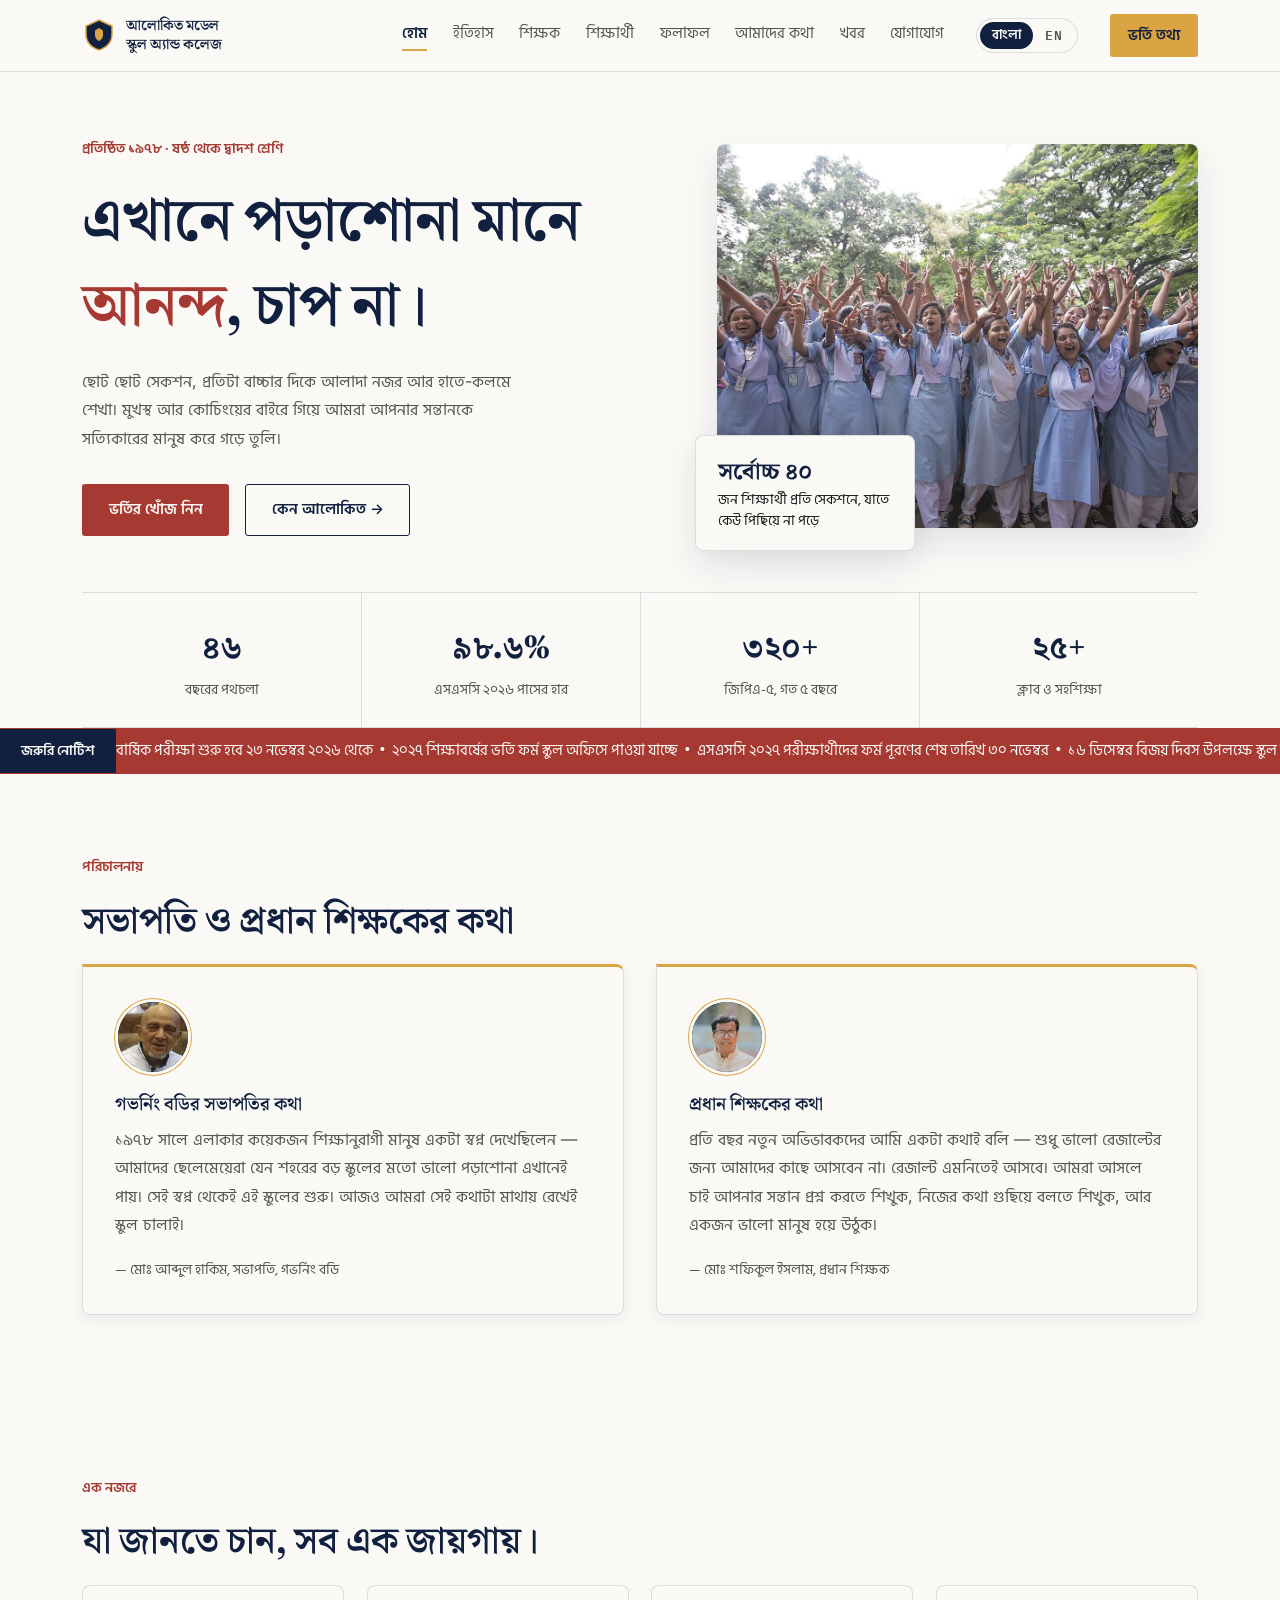
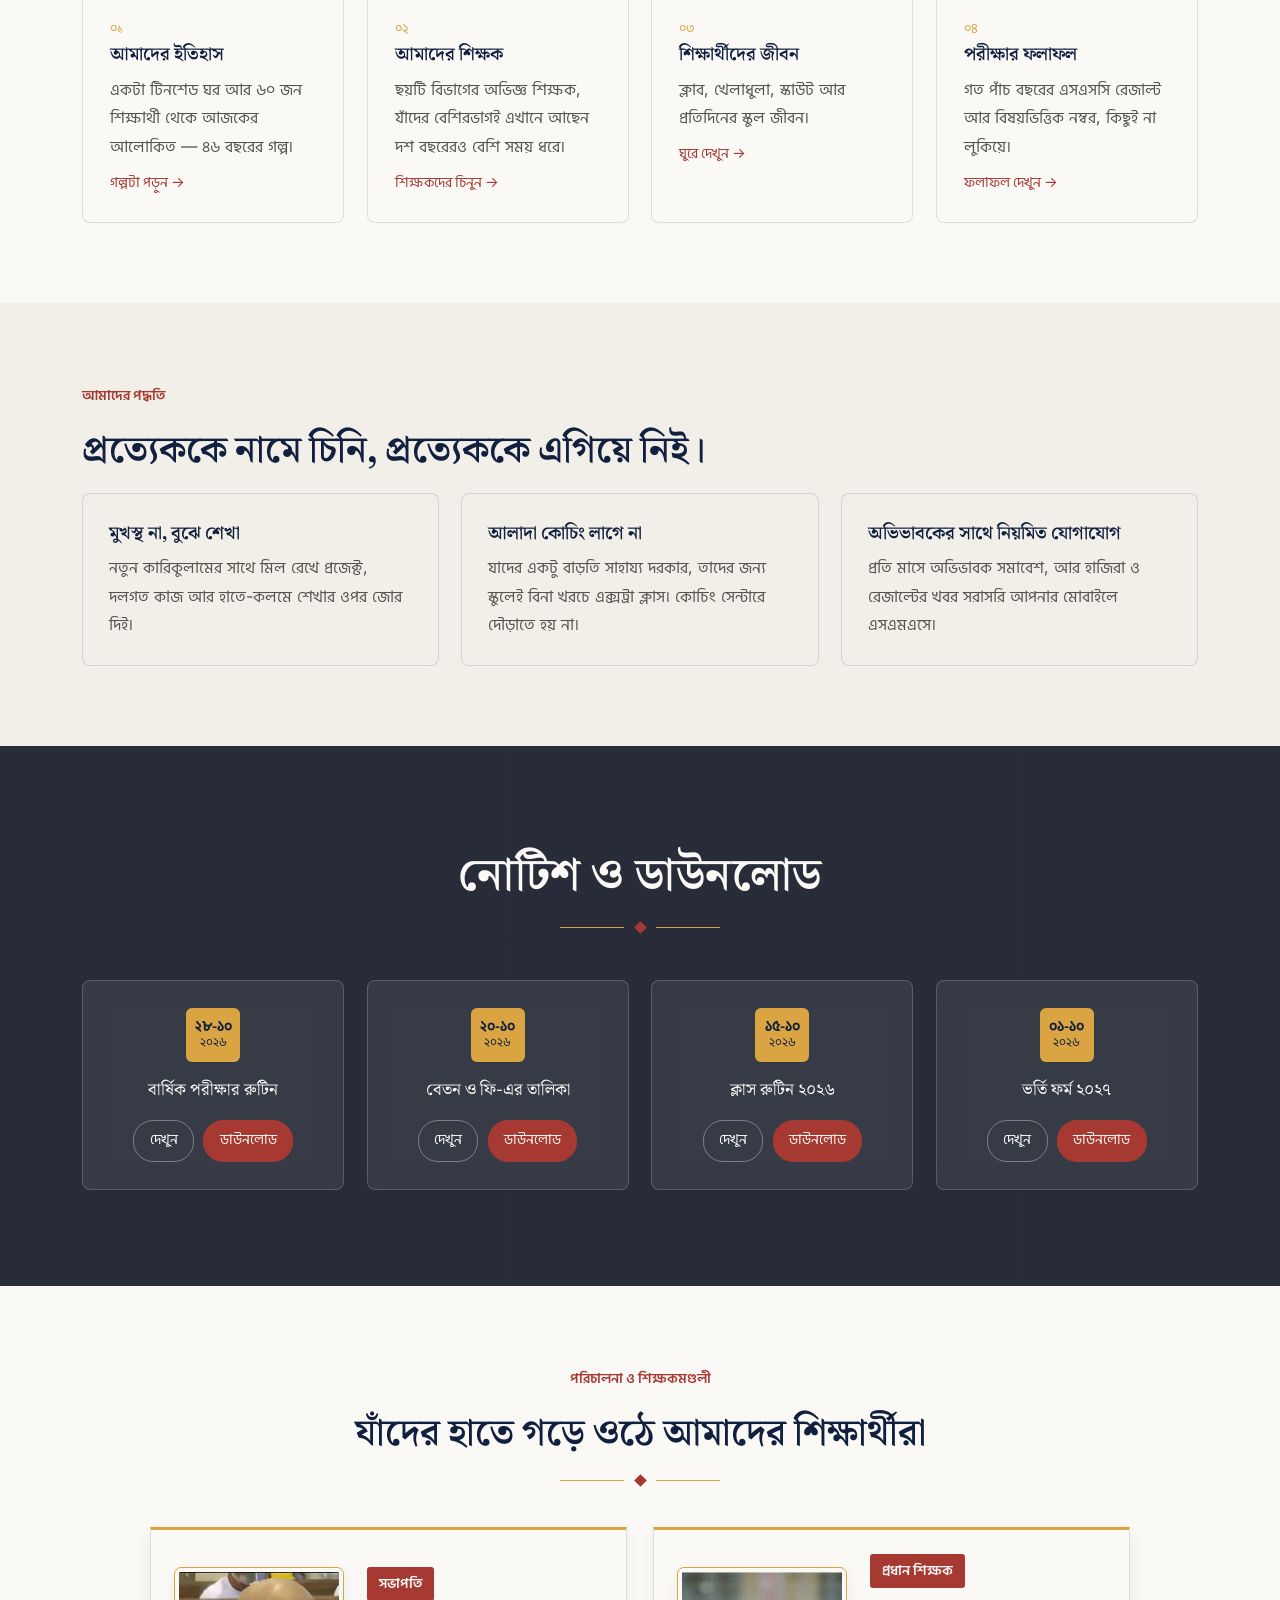
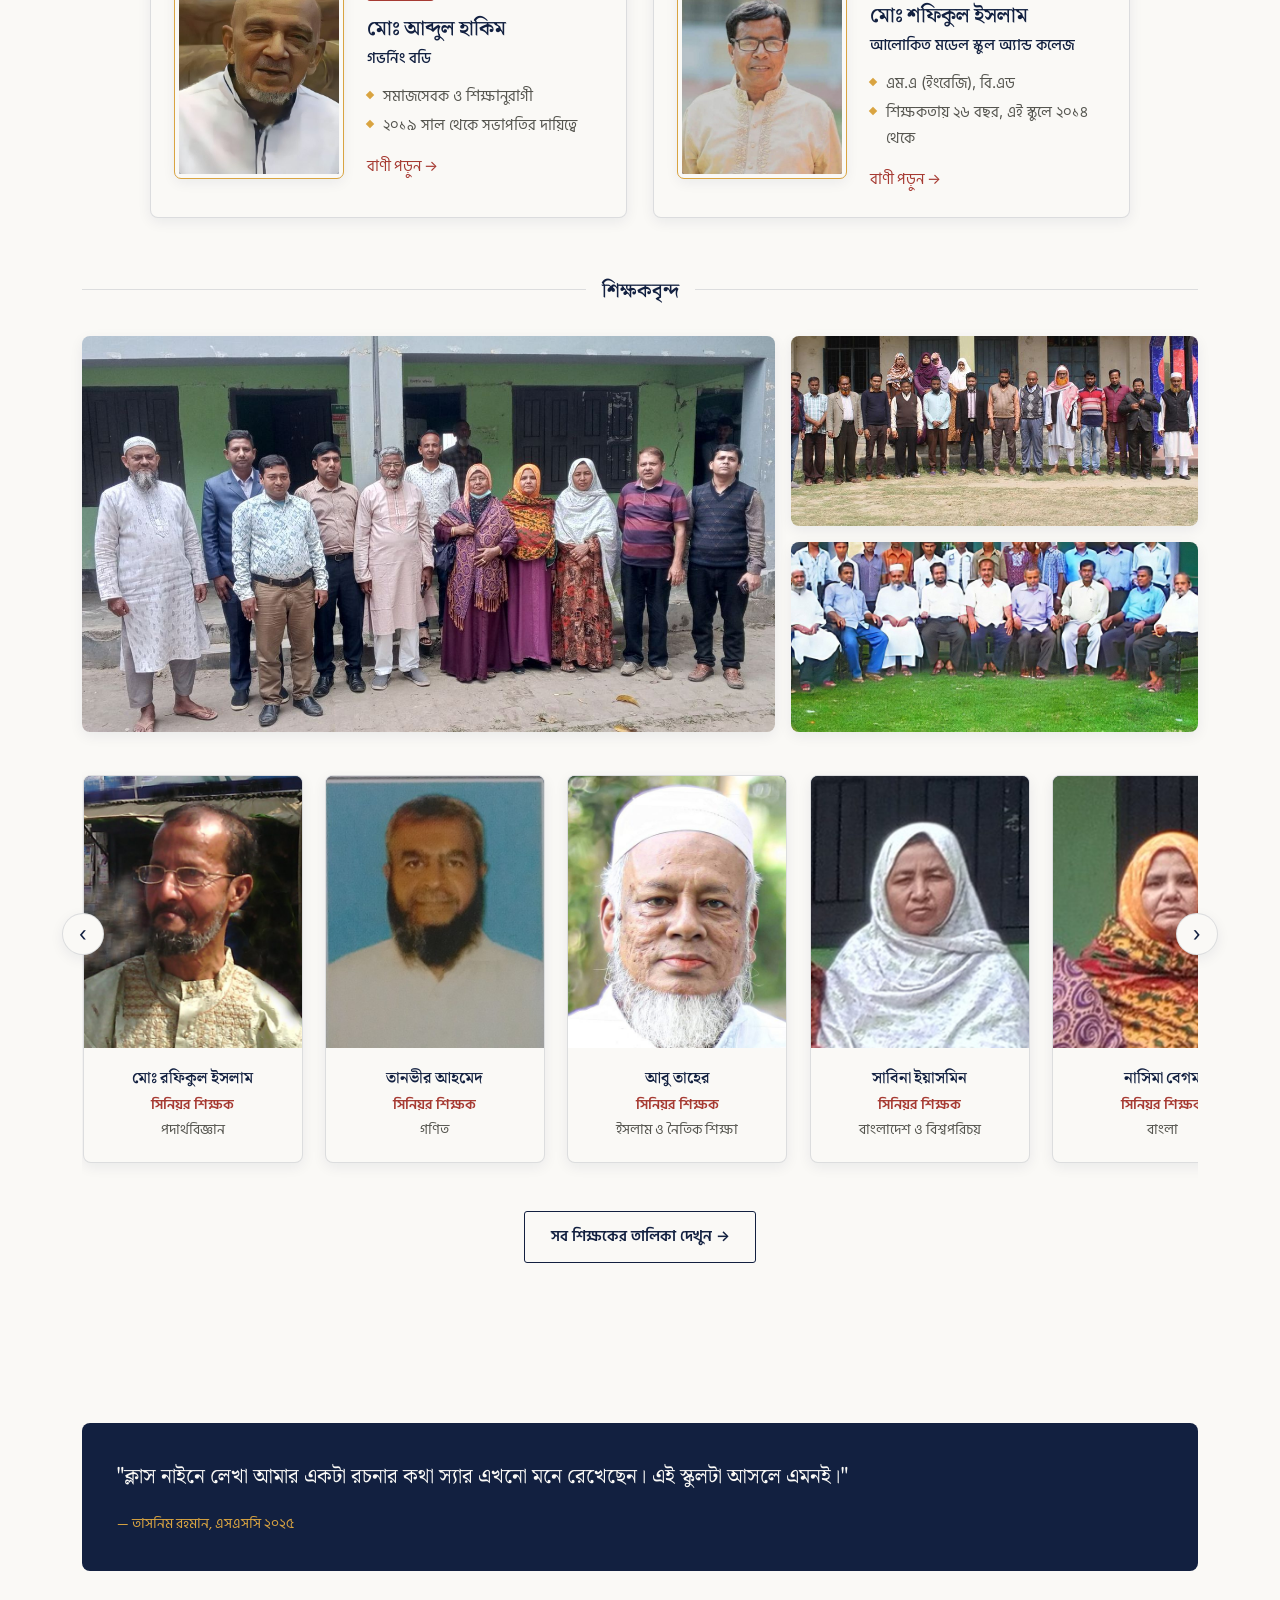
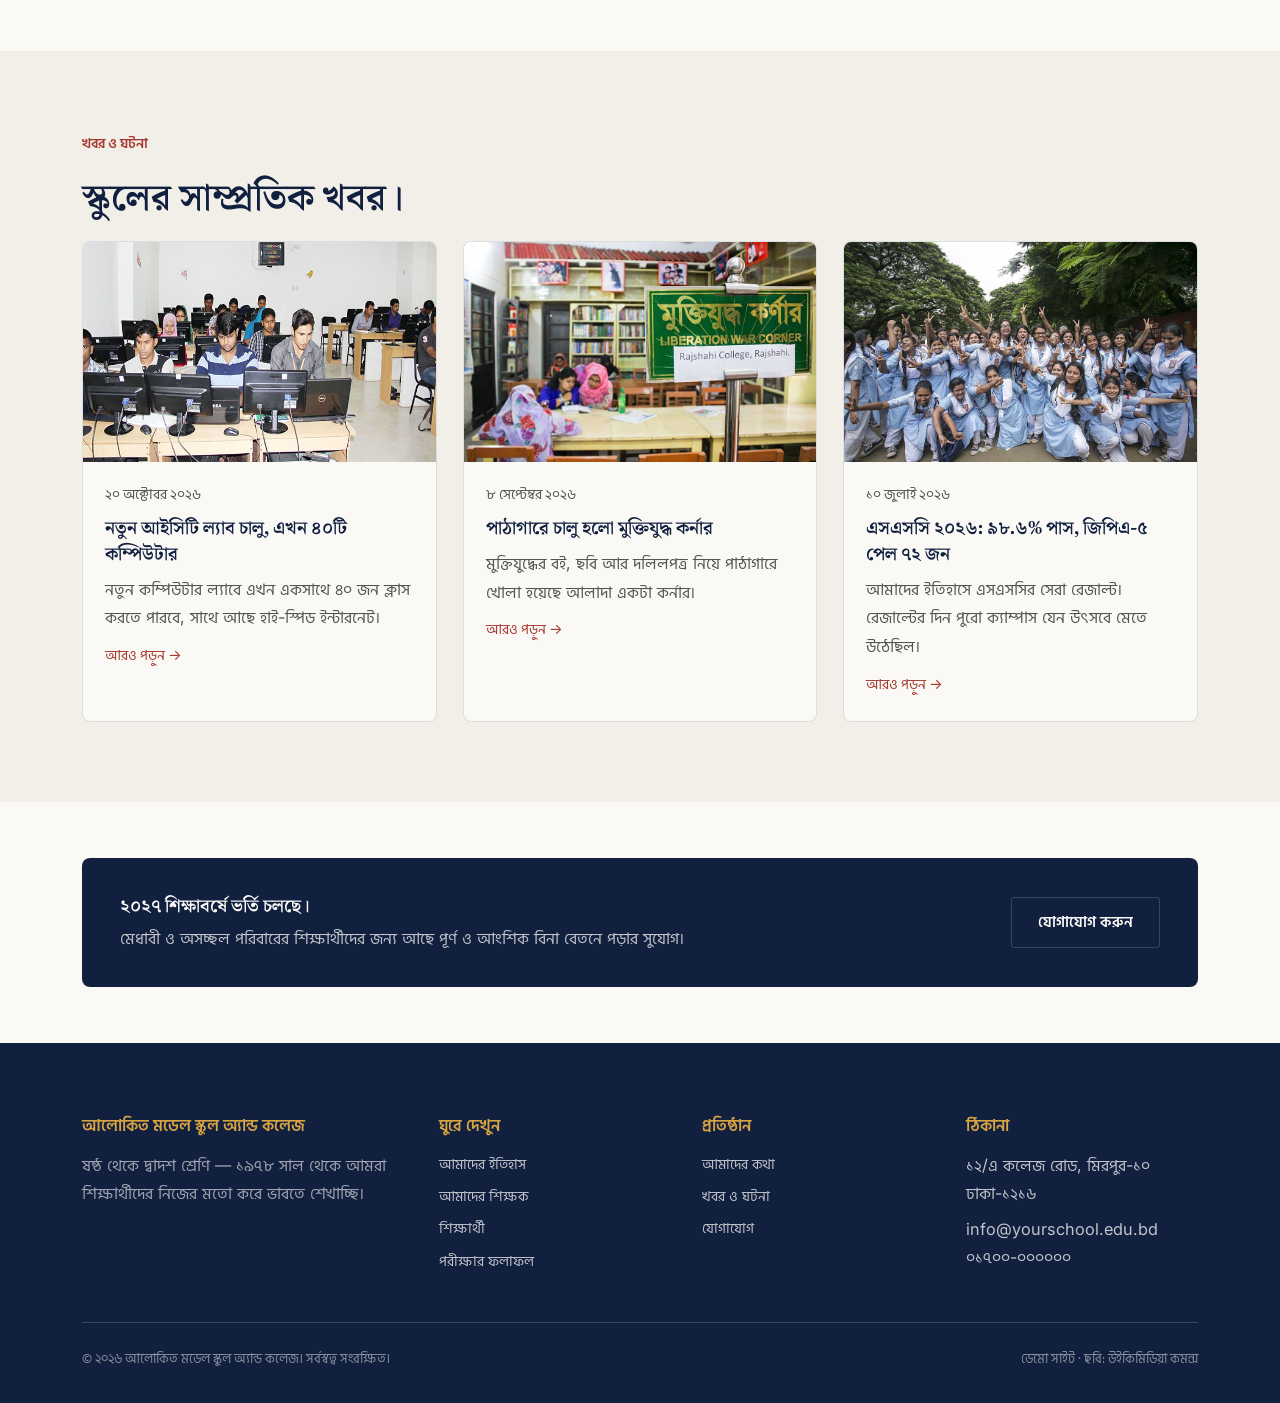
<file: index.html>
<!DOCTYPE html>
<html lang="bn">
<head>
<meta charset="UTF-8">
<meta name="viewport" content="width=device-width, initial-scale=1.0">
<script>try{if(localStorage.getItem("site-lang")==="en"){document.documentElement.lang="en";document.documentElement.classList.add("lang-pending");}}catch(e){}</script>
<title data-en="Alokito Model School &amp; College — Dhaka">আলোকিত মডেল স্কুল অ্যান্ড কলেজ — ঢাকা</title>
<link rel="preconnect" href="https://fonts.googleapis.com">
<link rel="preconnect" href="https://fonts.gstatic.com" crossorigin>
<link href="https://fonts.googleapis.com/css2?family=Fraunces:opsz,wght@9..144,400;9..144,600;9..144,700&family=Inter:wght@400;500;600&family=IBM+Plex+Mono:wght@500&family=Hind+Siliguri:wght@400;500;600;700&family=Noto+Serif+Bengali:wght@500;600;700&display=swap" rel="stylesheet">
<link rel="stylesheet" href="style.css">
</head>
<body>

<header class="site-header">
  <div class="header-inner">
    <a href="index.html" class="brand">
      <svg width="34" height="34" viewBox="0 0 34 34" fill="none" xmlns="http://www.w3.org/2000/svg" aria-hidden="true">
        <path d="M17 2L30 8V16C30 24 24.5 29.5 17 32C9.5 29.5 4 24 4 16V8L17 2Z" fill="#122040" stroke="#D9A441" stroke-width="1.5"/>
        <path d="M17 10L21 12.5V17C21 20 19.3 22 17 23C14.7 22 13 20 13 17V12.5L17 10Z" fill="#D9A441"/>
      </svg>
      <span class="brand-name" data-en="Alokito Model<br>School &amp; College">আলোকিত মডেল<br>স্কুল অ্যান্ড কলেজ</span>
    </a>
    <button class="nav-toggle" aria-label="মেনু খুলুন" data-en-aria-label="Toggle menu"><span></span></button>
    <nav class="main-nav">
      <a href="index.html" class="active" data-en="Home">হোম</a>
      <a href="history.html" data-en="History">ইতিহাস</a>
      <a href="teachers.html" data-en="Teachers">শিক্ষক</a>
      <a href="students.html" data-en="Students">শিক্ষার্থী</a>
      <a href="results.html" data-en="Exam Results">ফলাফল</a>
      <a href="about.html" data-en="About">আমাদের কথা</a>
      <a href="blog.html" data-en="News">খবর</a>
      <a href="contact.html" data-en="Contact">যোগাযোগ</a>
    </nav>
    <div class="lang-switch" role="group" aria-label="ভাষা বেছে নিন / Choose language">
      <button type="button" data-lang="bn" aria-pressed="true" lang="bn">বাংলা</button>
      <button type="button" data-lang="en" aria-pressed="false" lang="en">EN</button>
    </div>
    <a href="contact.html" class="btn btn-nav" data-en="Admission">ভর্তি তথ্য</a>
  </div>
</header>

<main>

  <!-- HERO -->
  <section class="hero">
    <div class="wrap hero-grid">
      <div>
        <span class="eyebrow" data-en="Est. 1978 &middot; Class 6–12">প্রতিষ্ঠিত ১৯৭৮ &middot; ষষ্ঠ থেকে দ্বাদশ শ্রেণি</span>
        <h1 data-en="Where learning feels like <em>joy</em>, not pressure.">এখানে পড়াশোনা মানে <em>আনন্দ</em>, চাপ না।</h1>
        <p class="hero-copy" data-en="Small sections, personal attention for every child, and hands-on learning. We go beyond rote learning and coaching to help your child truly grow.">ছোট ছোট সেকশন, প্রতিটা বাচ্চার দিকে আলাদা নজর আর হাতে-কলমে শেখা। মুখস্থ আর কোচিংয়ের বাইরে গিয়ে আমরা আপনার সন্তানকে সত্যিকারের মানুষ করে গড়ে তুলি।</p>
        <div class="hero-actions">
          <a href="contact.html" class="btn btn-primary" data-en="Admission Enquiry">ভর্তির খোঁজ নিন</a>
          <a href="about.html" class="btn btn-ghost" data-en="Why Alokito →">কেন আলোকিত →</a>
        </div>
      </div>
      <div class="hero-media">
        <img src="images/hero.jpg" alt="রেজাল্টের দিন আনন্দে মেতে ওঠা ছাত্রীরা" data-en-alt="Students celebrating on result day" width="1280" height="853">
        <div class="hero-float-card">
          <strong data-en="40 max">সর্বোচ্চ ৪০</strong>
          <span data-en="students per section, so no child gets lost">জন শিক্ষার্থী প্রতি সেকশনে, যাতে কেউ পিছিয়ে না পড়ে</span>
        </div>
      </div>
    </div>
    <div class="wrap">
      <div class="stats-bar">
        <div class="stat"><span class="stat-num" data-en="46">৪৬</span><span class="stat-label" data-en="years of teaching">বছরের পথচলা</span></div>
        <div class="stat"><span class="stat-num" data-en="98.6%">৯৮.৬%</span><span class="stat-label" data-en="SSC 2026 pass rate">এসএসসি ২০২৬ পাসের হার</span></div>
        <div class="stat"><span class="stat-num" data-en="320+">৩২০+</span><span class="stat-label" data-en="GPA-5 in 5 years">জিপিএ-৫, গত ৫ বছরে</span></div>
        <div class="stat"><span class="stat-num" data-en="25+">২৫+</span><span class="stat-label" data-en="clubs &amp; activities">ক্লাব ও সহশিক্ষা</span></div>
      </div>
    </div>
  </section>

  <!-- URGENT ANNOUNCEMENT TICKER -->
  <section class="announcement-bar">
    <span class="announcement-label" data-en="Urgent Notice">জরুরি নোটিশ</span>
    <div class="marquee">
      <div class="marquee-track">
        <span data-en="Annual exams begin on 23 November 2026 &nbsp;•&nbsp; Admission forms for the 2027 session are available at the school office &nbsp;•&nbsp; Last date for SSC 2027 form fill-up is 30 November &nbsp;•&nbsp; School will be closed on 16 December for Victory Day">বার্ষিক পরীক্ষা শুরু হবে ২৩ নভেম্বর ২০২৬ থেকে &nbsp;•&nbsp; ২০২৭ শিক্ষাবর্ষের ভর্তি ফর্ম স্কুল অফিসে পাওয়া যাচ্ছে &nbsp;•&nbsp; এসএসসি ২০২৭ পরীক্ষার্থীদের ফর্ম পূরণের শেষ তারিখ ৩০ নভেম্বর &nbsp;•&nbsp; ১৬ ডিসেম্বর বিজয় দিবস উপলক্ষে স্কুল বন্ধ থাকবে</span>
        <span aria-hidden="true" data-en="Annual exams begin on 23 November 2026 &nbsp;•&nbsp; Admission forms for the 2027 session are available at the school office &nbsp;•&nbsp; Last date for SSC 2027 form fill-up is 30 November &nbsp;•&nbsp; School will be closed on 16 December for Victory Day">বার্ষিক পরীক্ষা শুরু হবে ২৩ নভেম্বর ২০২৬ থেকে &nbsp;•&nbsp; ২০২৭ শিক্ষাবর্ষের ভর্তি ফর্ম স্কুল অফিসে পাওয়া যাচ্ছে &nbsp;•&nbsp; এসএসসি ২০২৭ পরীক্ষার্থীদের ফর্ম পূরণের শেষ তারিখ ৩০ নভেম্বর &nbsp;•&nbsp; ১৬ ডিসেম্বর বিজয় দিবস উপলক্ষে স্কুল বন্ধ থাকবে</span>
      </div>
    </div>
  </section>

  <!-- LEADERSHIP MESSAGES -->
  <section class="section" id="messages">
    <div class="wrap">
      <span class="eyebrow" data-en="Leadership">পরিচালনায়</span>
      <h2 data-en="A word from our leadership.">সভাপতি ও প্রধান শিক্ষকের কথা</h2>
      <div class="message-grid">
        <div class="message-card">
          <img class="avatar avatar-photo" src="images/people/chairman.jpg" alt="মোঃ আব্দুল হাকিম" data-en-alt="Md. Abdul Hakim" width="480" height="600">
          <h3 data-en="Message from the Governing Body Chairman">গভর্নিং বডির সভাপতির কথা</h3>
          <p data-en="In 1978, a few people in our area who cared about education had one wish: that our children could get the same quality of schooling here as in the big city schools. Alokito grew out of that dream, and we still run the school with that promise in mind.">১৯৭৮ সালে এলাকার কয়েকজন শিক্ষানুরাগী মানুষ একটা স্বপ্ন দেখেছিলেন — আমাদের ছেলেমেয়েরা যেন শহরের বড় স্কুলের মতো ভালো পড়াশোনা এখানেই পায়। সেই স্বপ্ন থেকেই এই স্কুলের শুরু। আজও আমরা সেই কথাটা মাথায় রেখেই স্কুল চালাই।</p>
          <span class="message-name" data-en="— Md. Abdul Hakim, Chairman, Governing Body">— মোঃ আব্দুল হাকিম, সভাপতি, গভর্নিং বডি</span>
        </div>
        <div class="message-card">
          <img class="avatar avatar-photo" src="images/people/headmaster.jpg" alt="মোঃ শফিকুল ইসলাম" data-en-alt="Md. Shafiqul Islam" width="480" height="600">
          <h3 data-en="Message from the Headmaster">প্রধান শিক্ষকের কথা</h3>
          <p data-en="Every year I tell new parents the same thing: don't come to us just for good results. The results will come. What we really want is for your child to learn to ask questions, speak their mind clearly, and grow into a good human being.">প্রতি বছর নতুন অভিভাবকদের আমি একটা কথাই বলি — শুধু ভালো রেজাল্টের জন্য আমাদের কাছে আসবেন না। রেজাল্ট এমনিতেই আসবে। আমরা আসলে চাই আপনার সন্তান প্রশ্ন করতে শিখুক, নিজের কথা গুছিয়ে বলতে শিখুক, আর একজন ভালো মানুষ হয়ে উঠুক।</p>
          <span class="message-name" data-en="— Md. Shafiqul Islam, Headmaster">— মোঃ শফিকুল ইসলাম, প্রধান শিক্ষক</span>
        </div>
      </div>
    </div>
  </section>

  <!-- EXPLORE THE SITE -->
  <section class="section">
    <div class="wrap">
      <span class="eyebrow" data-en="Explore Alokito">এক নজরে</span>
      <h2 data-en="Everything you need to know, in one place.">যা জানতে চান, সব এক জায়গায়।</h2>
      <div class="card-grid">
        <div class="link-card">
          <span class="card-index" data-en="01">০১</span>
          <h3 data-en="Our History">আমাদের ইতিহাস</h3>
          <p data-en="From one tin-shed room and 60 students to the school we are today — a 46-year story.">একটা টিনশেড ঘর আর ৬০ জন শিক্ষার্থী থেকে আজকের আলোকিত — ৪৬ বছরের গল্প।</p>
          <a class="more" href="history.html" data-en="Read the story →">গল্পটা পড়ুন →</a>
        </div>
        <div class="link-card">
          <span class="card-index" data-en="02">০২</span>
          <h3 data-en="Our Teachers">আমাদের শিক্ষক</h3>
          <p data-en="Experienced teachers across six departments, most of whom have been with us for over ten years.">ছয়টি বিভাগের অভিজ্ঞ শিক্ষক, যাঁদের বেশিরভাগই এখানে আছেন দশ বছরেরও বেশি সময় ধরে।</p>
          <a class="more" href="teachers.html" data-en="Meet the teachers →">শিক্ষকদের চিনুন →</a>
        </div>
        <div class="link-card">
          <span class="card-index" data-en="03">০৩</span>
          <h3 data-en="Student Life">শিক্ষার্থীদের জীবন</h3>
          <p data-en="Clubs, sports, scouting, and everyday life at school.">ক্লাব, খেলাধুলা, স্কাউট আর প্রতিদিনের স্কুল জীবন।</p>
          <a class="more" href="students.html" data-en="See student life →">ঘুরে দেখুন →</a>
        </div>
        <div class="link-card">
          <span class="card-index" data-en="04">০৪</span>
          <h3 data-en="Exam Results">পরীক্ষার ফলাফল</h3>
          <p data-en="Five years of SSC results and subject-wise marks, with nothing left out.">গত পাঁচ বছরের এসএসসি রেজাল্ট আর বিষয়ভিত্তিক নম্বর, কিছুই না লুকিয়ে।</p>
          <a class="more" href="results.html" data-en="View results →">ফলাফল দেখুন →</a>
        </div>
      </div>
    </div>
  </section>

  <!-- OUR APPROACH -->
  <section class="section alt">
    <div class="wrap">
      <span class="eyebrow" data-en="Our Approach">আমাদের পদ্ধতি</span>
      <h2 data-en="Small enough to know every name. Ambitious enough to push every child.">প্রত্যেককে নামে চিনি, প্রত্যেককে এগিয়ে নিই।</h2>
      <div class="card-grid cols-3">
        <div class="value-card">
          <h3 data-en="Understanding, not rote learning">মুখস্থ না, বুঝে শেখা</h3>
          <p data-en="In line with the new curriculum, we focus on projects, group work, and learning by doing.">নতুন কারিকুলামের সাথে মিল রেখে প্রজেক্ট, দলগত কাজ আর হাতে-কলমে শেখার ওপর জোর দিই।</p>
        </div>
        <div class="value-card">
          <h3 data-en="No coaching needed">আলাদা কোচিং লাগে না</h3>
          <p data-en="Students who need extra help get free extra classes right here at school — no running around to coaching centres.">যাদের একটু বাড়তি সাহায্য দরকার, তাদের জন্য স্কুলেই বিনা খরচে এক্সট্রা ক্লাস। কোচিং সেন্টারে দৌড়াতে হয় না।</p>
        </div>
        <div class="value-card">
          <h3 data-en="Parents always in the loop">অভিভাবকের সাথে নিয়মিত যোগাযোগ</h3>
          <p data-en="Monthly parent meetings, plus attendance and result updates sent straight to your phone by SMS.">প্রতি মাসে অভিভাবক সমাবেশ, আর হাজিরা ও রেজাল্টের খবর সরাসরি আপনার মোবাইলে এসএমএসে।</p>
        </div>
      </div>
    </div>
  </section>

  <!-- INFORMATION / DOWNLOADS -->
  <section class="info-section">
    <div class="info-overlay"></div>
    <div class="wrap info-content">
      <div class="info-heading">
        <h2 data-en="Notices &amp; Downloads">নোটিশ ও ডাউনলোড</h2>
        <div class="info-divider"><span></span><i></i><span></span></div>
      </div>
      <div class="info-grid">

        <div class="info-card">
          <div class="info-date"><span class="info-date-md" data-en="28-10">২৮-১০</span><span class="info-date-yr" data-en="2026">২০২৬</span></div>
          <div class="info-card-title" data-en="Annual Exam Routine">বার্ষিক পরীক্ষার রুটিন</div>
          <div class="info-actions">
            <a href="#" class="info-btn" data-en="View">দেখুন</a>
            <a href="#" class="info-btn info-btn-solid" data-en="Download">ডাউনলোড</a>
          </div>
        </div>

        <div class="info-card">
          <div class="info-date"><span class="info-date-md" data-en="20-10">২০-১০</span><span class="info-date-yr" data-en="2026">২০২৬</span></div>
          <div class="info-card-title" data-en="Tuition &amp; Fee Chart">বেতন ও ফি-এর তালিকা</div>
          <div class="info-actions">
            <a href="#" class="info-btn" data-en="View">দেখুন</a>
            <a href="#" class="info-btn info-btn-solid" data-en="Download">ডাউনলোড</a>
          </div>
        </div>

        <div class="info-card">
          <div class="info-date"><span class="info-date-md" data-en="15-10">১৫-১০</span><span class="info-date-yr" data-en="2026">২০২৬</span></div>
          <div class="info-card-title" data-en="Class Routine 2026">ক্লাস রুটিন ২০২৬</div>
          <div class="info-actions">
            <a href="#" class="info-btn" data-en="View">দেখুন</a>
            <a href="#" class="info-btn info-btn-solid" data-en="Download">ডাউনলোড</a>
          </div>
        </div>

        <div class="info-card">
          <div class="info-date"><span class="info-date-md" data-en="01-10">০১-১০</span><span class="info-date-yr" data-en="2026">২০২৬</span></div>
          <div class="info-card-title" data-en="Admission Form 2027">ভর্তি ফর্ম ২০২৭</div>
          <div class="info-actions">
            <a href="#" class="info-btn" data-en="View">দেখুন</a>
            <a href="#" class="info-btn info-btn-solid" data-en="Download">ডাউনলোড</a>
          </div>
        </div>

      </div>
    </div>
  </section>

  <!-- LEADERSHIP & FACULTY: chairman, headmaster, teachers -->
  <section class="section staff-section" id="staff">
    <div class="wrap">
      <div class="team-heading">
        <span class="eyebrow center" data-en="Leadership &amp; Faculty">পরিচালনা ও শিক্ষকমণ্ডলী</span>
        <h2 data-en="The people who shape our students">যাঁদের হাতে গড়ে ওঠে আমাদের শিক্ষার্থীরা</h2>
        <div class="team-divider"><span></span><i></i><span></span></div>
      </div>

      <div class="head-grid">
        <article class="head-card">
          <div class="head-photo"><img src="images/people/chairman.jpg" alt="মোঃ আব্দুল হাকিম, সভাপতি" data-en-alt="Md. Abdul Hakim, Chairman" width="480" height="600" loading="lazy"></div>
          <div class="head-body">
            <span class="head-badge" data-en="Chairman">সভাপতি</span>
            <h3 data-en="Md. Abdul Hakim">মোঃ আব্দুল হাকিম</h3>
            <p class="head-role" data-en="Governing Body">গভর্নিং বডি</p>
            <ul class="head-meta">
            <li data-en="Social worker and patron of education">সমাজসেবক ও শিক্ষানুরাগী</li>
            <li data-en="Chairman since 2019">২০১৯ সাল থেকে সভাপতির দায়িত্বে</li>
            </ul>
            <a class="more" href="index.html#messages" data-en="Read message →">বাণী পড়ুন →</a>
          </div>
        </article>
        <article class="head-card">
          <div class="head-photo"><img src="images/people/headmaster.jpg" alt="মোঃ শফিকুল ইসলাম, প্রধান শিক্ষক" data-en-alt="Md. Shafiqul Islam, Headmaster" width="480" height="600" loading="lazy"></div>
          <div class="head-body">
            <span class="head-badge" data-en="Headmaster">প্রধান শিক্ষক</span>
            <h3 data-en="Md. Shafiqul Islam">মোঃ শফিকুল ইসলাম</h3>
            <p class="head-role" data-en="Alokito Model School &amp; College">আলোকিত মডেল স্কুল অ্যান্ড কলেজ</p>
            <ul class="head-meta">
            <li data-en="M.A. (English), B.Ed">এম.এ (ইংরেজি), বি.এড</li>
            <li data-en="26 years of teaching, here since 2014">শিক্ষকতায় ২৬ বছর, এই স্কুলে ২০১৪ থেকে</li>
            </ul>
            <a class="more" href="index.html#messages" data-en="Read message →">বাণী পড়ুন →</a>
          </div>
        </article>
      </div>

      <div class="staff-subhead"><span data-en="Our Teachers">শিক্ষকবৃন্দ</span></div>

      <div class="staff-photos">
        <figure class="staff-photo-main">
          <img src="images/teachers-group.jpg" alt="স্কুলের সামনে দাঁড়ানো শিক্ষক-শিক্ষিকারা" data-en-alt="Teachers standing in front of a school building" width="1400" height="735" loading="lazy">
        </figure>
        <figure>
          <img src="images/teachers-group-2.jpg" alt="স্কুল মাঠে শিক্ষকদের গ্রুপ ছবি" data-en-alt="Teachers' group photo on the school ground" width="1000" height="377" loading="lazy">
        </figure>
        <figure>
          <img src="images/teachers-students.jpg" alt="শিক্ষার্থীদের সাথে শিক্ষকরা" data-en-alt="Teachers with their students" width="1000" height="536" loading="lazy">
        </figure>
      </div>

      <div class="teacher-carousel-wrap">
        <button class="carousel-btn prev" aria-label="আগেরটা" data-en-aria-label="Scroll left">&#8249;</button>
        <div class="teacher-carousel">
          <div class="team-card">
            <div class="team-photo"><img src="images/people/asst-headmaster.jpg" alt="রেহানা পারভীন" data-en-alt="Rehana Parvin" width="480" height="600" loading="lazy"></div>
            <div class="team-body">
              <h3 data-en="Rehana Parvin">রেহানা পারভীন</h3>
              <span class="team-desig" data-en="Assistant Headmaster">সহকারী প্রধান শিক্ষক</span>
              <span class="team-role" data-en="Bangla">বাংলা</span>
            </div>
          </div>
          <div class="team-card">
            <div class="team-photo"><img src="images/people/rafiqul.jpg" alt="মোঃ রফিকুল ইসলাম" data-en-alt="Md. Rafiqul Islam" width="480" height="600" loading="lazy"></div>
            <div class="team-body">
              <h3 data-en="Md. Rafiqul Islam">মোঃ রফিকুল ইসলাম</h3>
              <span class="team-desig" data-en="Senior Teacher">সিনিয়র শিক্ষক</span>
              <span class="team-role" data-en="Physics">পদার্থবিজ্ঞান</span>
            </div>
          </div>
          <div class="team-card">
            <div class="team-photo"><img src="images/people/tanvir.jpg" alt="তানভীর আহমেদ" data-en-alt="Tanvir Ahmed" width="480" height="600" loading="lazy"></div>
            <div class="team-body">
              <h3 data-en="Tanvir Ahmed">তানভীর আহমেদ</h3>
              <span class="team-desig" data-en="Senior Teacher">সিনিয়র শিক্ষক</span>
              <span class="team-role" data-en="Mathematics">গণিত</span>
            </div>
          </div>
          <div class="team-card">
            <div class="team-photo"><img src="images/people/abu-taher.jpg" alt="আবু তাহের" data-en-alt="Abu Taher" width="480" height="600" loading="lazy"></div>
            <div class="team-body">
              <h3 data-en="Abu Taher">আবু তাহের</h3>
              <span class="team-desig" data-en="Senior Teacher">সিনিয়র শিক্ষক</span>
              <span class="team-role" data-en="Islam &amp; Moral Education">ইসলাম ও নৈতিক শিক্ষা</span>
            </div>
          </div>
          <div class="team-card">
            <div class="team-photo"><img src="images/people/sabina.jpg" alt="সাবিনা ইয়াসমিন" data-en-alt="Sabina Yasmin" width="480" height="600" loading="lazy"></div>
            <div class="team-body">
              <h3 data-en="Sabina Yasmin">সাবিনা ইয়াসমিন</h3>
              <span class="team-desig" data-en="Senior Teacher">সিনিয়র শিক্ষক</span>
              <span class="team-role" data-en="Bangladesh &amp; Global Studies">বাংলাদেশ ও বিশ্বপরিচয়</span>
            </div>
          </div>
          <div class="team-card">
            <div class="team-photo"><img src="images/people/nasima.jpg" alt="নাসিমা বেগম" data-en-alt="Nasima Begum" width="480" height="600" loading="lazy"></div>
            <div class="team-body">
              <h3 data-en="Nasima Begum">নাসিমা বেগম</h3>
              <span class="team-desig" data-en="Senior Teacher">সিনিয়র শিক্ষক</span>
              <span class="team-role" data-en="Bangla">বাংলা</span>
            </div>
          </div>
          <div class="team-card">
            <div class="team-photo"><img src="images/people/farhana.jpg" alt="ফারহানা আক্তার" data-en-alt="Farhana Akter" width="480" height="600" loading="lazy"></div>
            <div class="team-body">
              <h3 data-en="Farhana Akter">ফারহানা আক্তার</h3>
              <span class="team-desig" data-en="Assistant Teacher">সহকারী শিক্ষক</span>
              <span class="team-role" data-en="Biology">জীববিজ্ঞান</span>
            </div>
          </div>
          <div class="team-card">
            <div class="team-photo"><img src="images/people/subrata.jpg" alt="সুব্রত কুমার দাস" data-en-alt="Subrata Kumar Das" width="480" height="600" loading="lazy"></div>
            <div class="team-body">
              <h3 data-en="Subrata Kumar Das">সুব্রত কুমার দাস</h3>
              <span class="team-desig" data-en="Assistant Teacher">সহকারী শিক্ষক</span>
              <span class="team-role" data-en="Chemistry">রসায়ন</span>
            </div>
          </div>
          <div class="team-card">
            <div class="team-photo"><img src="images/people/shahin.jpg" alt="শাহীন আলম" data-en-alt="Shahin Alam" width="480" height="600" loading="lazy"></div>
            <div class="team-body">
              <h3 data-en="Shahin Alam">শাহীন আলম</h3>
              <span class="team-desig" data-en="Assistant Teacher">সহকারী শিক্ষক</span>
              <span class="team-role" data-en="Higher Mathematics">উচ্চতর গণিত</span>
            </div>
          </div>
          <div class="team-card">
            <div class="team-photo"><img src="images/people/mahmudul.jpg" alt="মাহমুদুল হাসান" data-en-alt="Mahmudul Hasan" width="480" height="600" loading="lazy"></div>
            <div class="team-body">
              <h3 data-en="Mahmudul Hasan">মাহমুদুল হাসান</h3>
              <span class="team-desig" data-en="Assistant Teacher">সহকারী শিক্ষক</span>
              <span class="team-role" data-en="ICT">আইসিটি</span>
            </div>
          </div>
          <div class="team-card">
            <div class="team-photo"><img src="images/people/dipak.jpg" alt="দীপক কুমার সরকার" data-en-alt="Dipak Kumar Sarkar" width="480" height="600" loading="lazy"></div>
            <div class="team-body">
              <h3 data-en="Dipak Kumar Sarkar">দীপক কুমার সরকার</h3>
              <span class="team-desig" data-en="Assistant Teacher">সহকারী শিক্ষক</span>
              <span class="team-role" data-en="Accounting">হিসাববিজ্ঞান</span>
            </div>
          </div>
          <div class="team-card">
            <div class="team-photo"><img src="images/people/kamrul.jpg" alt="কামরুল হাসান" data-en-alt="Kamrul Hasan" width="480" height="600" loading="lazy"></div>
            <div class="team-body">
              <h3 data-en="Kamrul Hasan">কামরুল হাসান</h3>
              <span class="team-desig" data-en="Assistant Teacher">সহকারী শিক্ষক</span>
              <span class="team-role" data-en="Business Entrepreneurship">ব্যবসায় উদ্যোগ</span>
            </div>
          </div>
          <div class="team-card">
            <div class="team-photo"><img src="images/people/mamun.jpg" alt="আব্দুল্লাহ আল মামুন" data-en-alt="Abdullah Al Mamun" width="480" height="600" loading="lazy"></div>
            <div class="team-body">
              <h3 data-en="Abdullah Al Mamun">আব্দুল্লাহ আল মামুন</h3>
              <span class="team-desig" data-en="Assistant Teacher">সহকারী শিক্ষক</span>
              <span class="team-role" data-en="English">ইংরেজি</span>
            </div>
          </div>
          <div class="team-card">
            <div class="team-photo"><img src="images/people/animesh.jpg" alt="অনিমেষ রায়" data-en-alt="Animesh Roy" width="480" height="600" loading="lazy"></div>
            <div class="team-body">
              <h3 data-en="Animesh Roy">অনিমেষ রায়</h3>
              <span class="team-desig" data-en="Assistant Teacher">সহকারী শিক্ষক</span>
              <span class="team-role" data-en="Arts &amp; Crafts">চারু ও কারুকলা</span>
            </div>
          </div>
          <div class="team-card">
            <div class="team-photo"><img src="images/people/zahidul.jpg" alt="জাহিদুল ইসলাম" data-en-alt="Zahidul Islam" width="480" height="600" loading="lazy"></div>
            <div class="team-body">
              <h3 data-en="Zahidul Islam">জাহিদুল ইসলাম</h3>
              <span class="team-desig" data-en="Physical Education Teacher">শরীরচর্চা শিক্ষক</span>
              <span class="team-role" data-en="Physical Education">শারীরিক শিক্ষা</span>
            </div>
          </div>
        </div>
        <button class="carousel-btn next" aria-label="পরেরটা" data-en-aria-label="Scroll right">&#8250;</button>
      </div>

      <div class="staff-more">
        <a href="teachers.html" class="btn btn-ghost" data-en="See All Teachers →">সব শিক্ষকের তালিকা দেখুন →</a>
      </div>
    </div>
  </section>

  <!-- TESTIMONIAL -->
  <section class="section">
    <div class="wrap">
      <div class="quote-block">
        <blockquote data-en="&quot;My teacher still remembers an essay I wrote in Class 9. That's the kind of place this is.&quot;">"ক্লাস নাইনে লেখা আমার একটা রচনার কথা স্যার এখনো মনে রেখেছেন। এই স্কুলটা আসলে এমনই।"</blockquote>
        <cite data-en="— Tasnim Rahman, SSC 2025">— তাসনিম রহমান, এসএসসি ২০২৫</cite>
      </div>
    </div>
  </section>

  <!-- NEWS TEASER -->
  <section class="section alt">
    <div class="wrap">
      <span class="eyebrow" data-en="News &amp; Events">খবর ও ঘটনা</span>
      <h2 data-en="Recent news from school.">স্কুলের সাম্প্রতিক খবর।</h2>
      <div class="blog-grid">
        <article class="blog-card">
          <img src="images/ict-lab.jpg" alt="নতুন আইসিটি ল্যাবে কম্পিউটারে কাজ করছে শিক্ষার্থীরা" data-en-alt="Students working in the new ICT lab" loading="lazy">
          <div class="blog-card-body">
            <span class="blog-date" data-en="20 October 2026">২০ অক্টোবর ২০২৬</span>
            <h3 data-en="New ICT Lab Opens With 40 Computers">নতুন আইসিটি ল্যাব চালু, এখন ৪০টি কম্পিউটার</h3>
            <p data-en="Forty students can now take class together in the new computer lab, with high-speed internet too.">নতুন কম্পিউটার ল্যাবে এখন একসাথে ৪০ জন ক্লাস করতে পারবে, সাথে আছে হাই-স্পিড ইন্টারনেট।</p>
            <a class="more" href="blog.html" data-en="Read more →">আরও পড়ুন →</a>
          </div>
        </article>
        <article class="blog-card">
          <img src="images/liberation-war-corner.jpg" alt="পাঠাগারের মুক্তিযুদ্ধ কর্নারে পড়ছে শিক্ষার্থীরা" data-en-alt="Students reading at the Liberation War corner in the library" loading="lazy">
          <div class="blog-card-body">
            <span class="blog-date" data-en="8 September 2026">৮ সেপ্টেম্বর ২০২৬</span>
            <h3 data-en="Library Opens a Liberation War Corner">পাঠাগারে চালু হলো মুক্তিযুদ্ধ কর্নার</h3>
            <p data-en="A dedicated corner of books, photos, and documents about the 1971 Liberation War.">মুক্তিযুদ্ধের বই, ছবি আর দলিলপত্র নিয়ে পাঠাগারে খোলা হয়েছে আলাদা একটা কর্নার।</p>
            <a class="more" href="blog.html" data-en="Read more →">আরও পড়ুন →</a>
          </div>
        </article>
        <article class="blog-card">
          <img src="images/result-celebration.jpg" alt="এসএসসির রেজাল্ট পেয়ে আনন্দ করছে শিক্ষার্থীরা" data-en-alt="Students celebrating their SSC results" loading="lazy">
          <div class="blog-card-body">
            <span class="blog-date" data-en="10 July 2026">১০ জুলাই ২০২৬</span>
            <h3 data-en="SSC 2026: 98.6% Pass, 72 GPA-5s">এসএসসি ২০২৬: ৯৮.৬% পাস, জিপিএ-৫ পেল ৭২ জন</h3>
            <p data-en="Our best SSC result ever — the whole campus turned into a celebration on result day.">আমাদের ইতিহাসে এসএসসির সেরা রেজাল্ট। রেজাল্টের দিন পুরো ক্যাম্পাস যেন উৎসবে মেতে উঠেছিল।</p>
            <a class="more" href="blog.html" data-en="Read more →">আরও পড়ুন →</a>
          </div>
        </article>
      </div>
    </div>
  </section>

  <!-- CTA -->
  <section class="section tight">
    <div class="wrap">
      <div class="cta-banner">
        <div>
          <h3 data-en="Admissions are open for the 2027 session.">২০২৭ শিক্ষাবর্ষে ভর্তি চলছে।</h3>
          <p data-en="Full and partial free studentship is available for bright students from low-income families.">মেধাবী ও অসচ্ছল পরিবারের শিক্ষার্থীদের জন্য আছে পূর্ণ ও আংশিক বিনা বেতনে পড়ার সুযোগ।</p>
        </div>
        <a href="contact.html" class="btn btn-ghost-light" data-en="Get in Touch">যোগাযোগ করুন</a>
      </div>
    </div>
  </section>

</main>

<footer class="site-footer">
  <div class="wrap">
    <div class="footer-grid">
      <div class="footer-brand">
        <h4 data-en="Alokito Model School &amp; College">আলোকিত মডেল স্কুল অ্যান্ড কলেজ</h4>
        <p data-en="Class 6 to 12 — helping students learn to think for themselves since 1978.">ষষ্ঠ থেকে দ্বাদশ শ্রেণি — ১৯৭৮ সাল থেকে আমরা শিক্ষার্থীদের নিজের মতো করে ভাবতে শেখাচ্ছি।</p>
      </div>
      <div>
        <h4 data-en="Explore">ঘুরে দেখুন</h4>
        <a href="history.html" data-en="Our History">আমাদের ইতিহাস</a>
        <a href="teachers.html" data-en="Our Teachers">আমাদের শিক্ষক</a>
        <a href="students.html" data-en="Our Students">শিক্ষার্থী</a>
        <a href="results.html" data-en="Exam Results">পরীক্ষার ফলাফল</a>
      </div>
      <div>
        <h4 data-en="School">প্রতিষ্ঠান</h4>
        <a href="about.html" data-en="About Us">আমাদের কথা</a>
        <a href="blog.html" data-en="News">খবর ও ঘটনা</a>
        <a href="contact.html" data-en="Contact">যোগাযোগ</a>
      </div>
      <div>
        <h4 data-en="Visit">ঠিকানা</h4>
        <p data-en="12/A College Road, Mirpur-10<br>Dhaka-1216">১২/এ কলেজ রোড, মিরপুর-১০<br>ঢাকা-১২১৬</p>
        <p data-en="info@yourschool.edu.bd<br>01700-000000">info@yourschool.edu.bd<br>০১৭০০-০০০০০০</p>
      </div>
    </div>
    <div class="footer-bottom">
      <span data-en="© 2026 Alokito Model School &amp; College. All rights reserved.">© ২০২৬ আলোকিত মডেল স্কুল অ্যান্ড কলেজ। সর্বস্বত্ব সংরক্ষিত।</span>
      <span><span data-en="Demo site · Photos:">ডেমো সাইট · ছবি:</span> <a href="images/CREDITS.md" data-en="Wikimedia Commons contributors">উইকিমিডিয়া কমন্স</a></span>
    </div>
  </div>
</footer>
<button id="back-to-top" class="back-to-top" aria-label="উপরে যান" data-en-aria-label="Back to top">&#8593;</button>
<script src="script.js"></script>
</body>
</html>
</file>
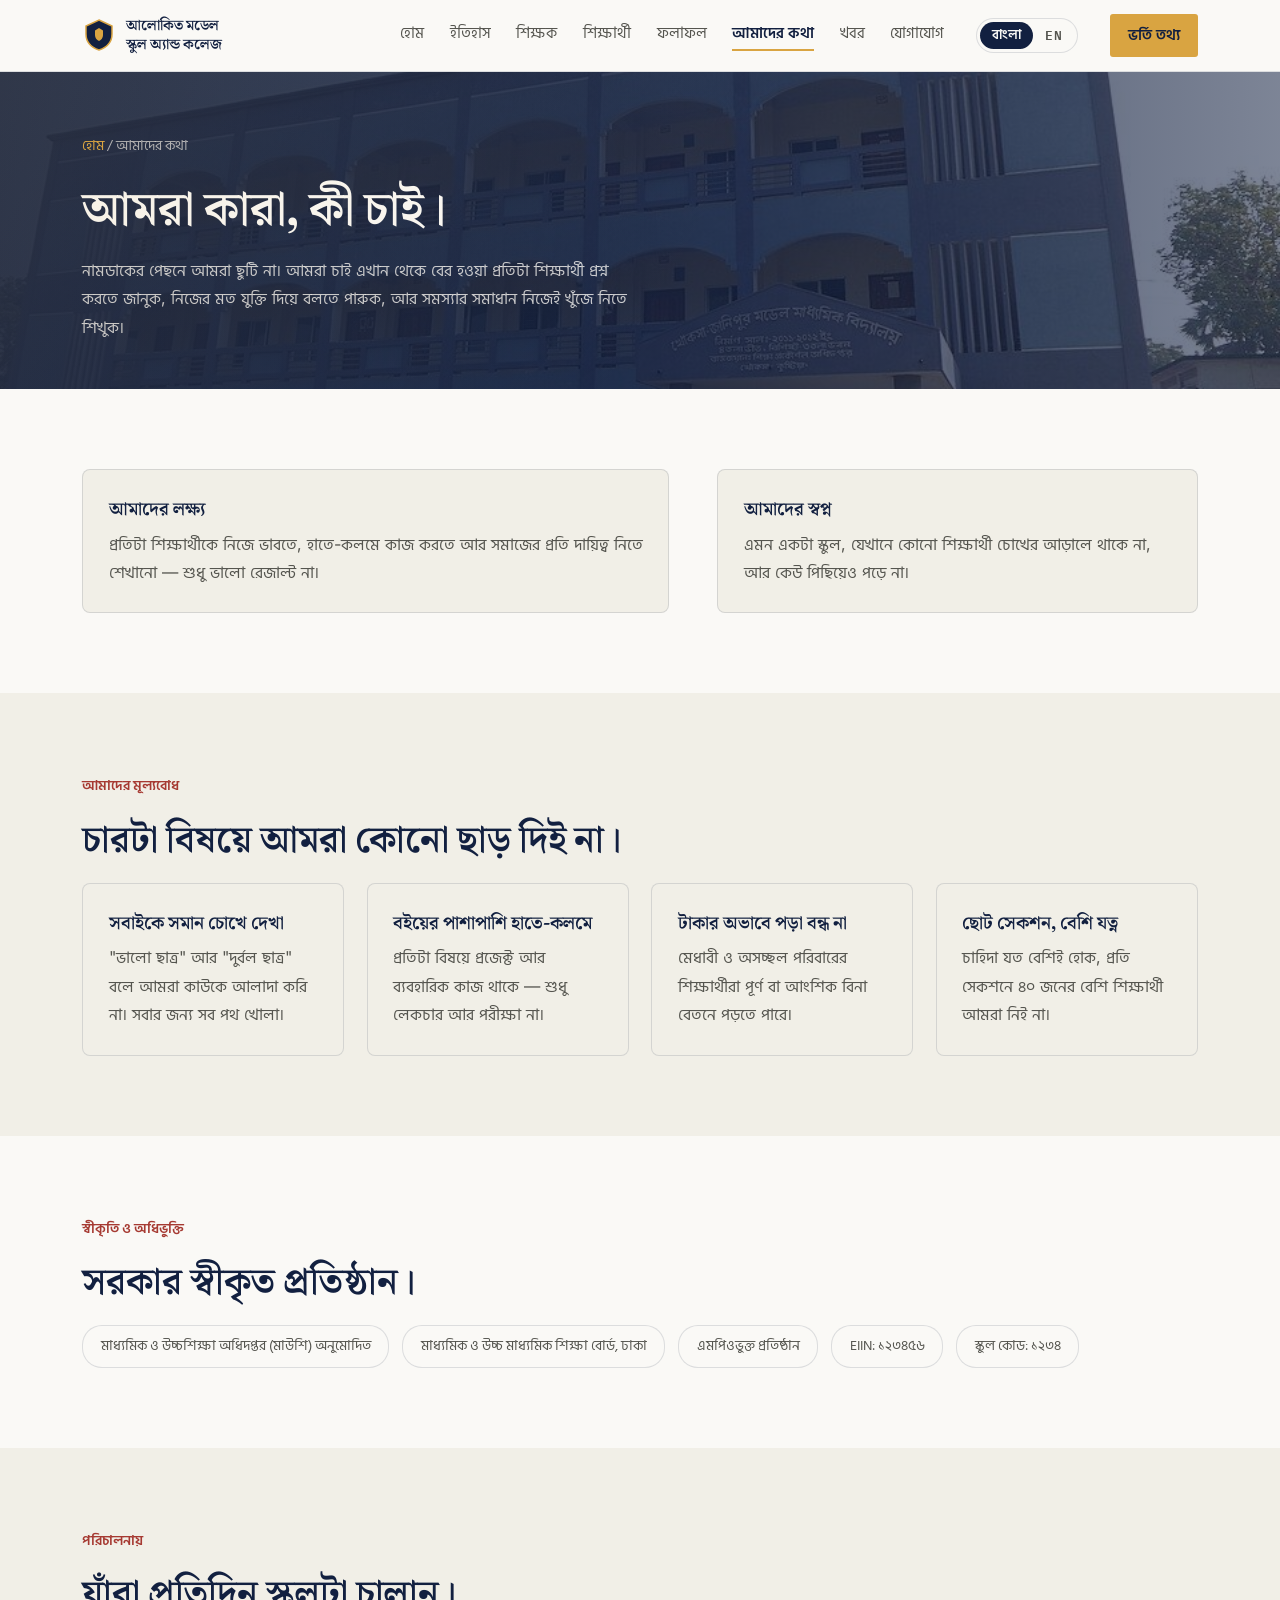
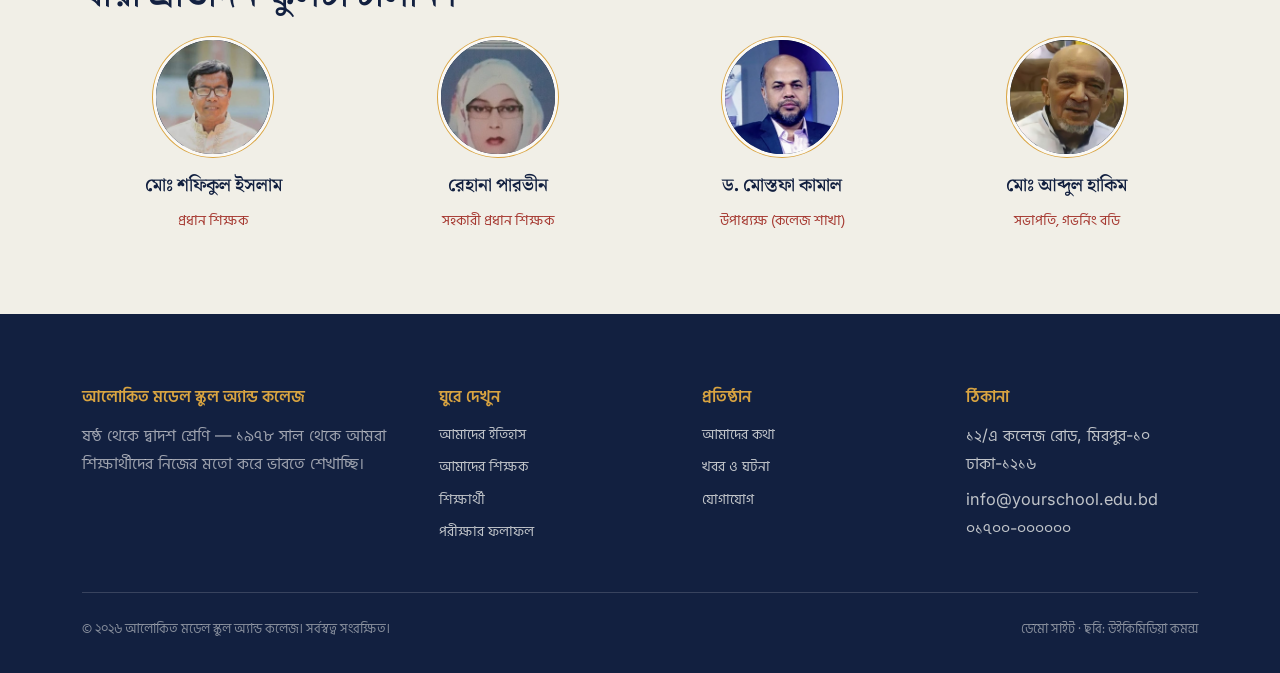
<file: about.html>
<!DOCTYPE html>
<html lang="bn">
<head>
<meta charset="UTF-8">
<meta name="viewport" content="width=device-width, initial-scale=1.0">
<script>try{if(localStorage.getItem("site-lang")==="en"){document.documentElement.lang="en";document.documentElement.classList.add("lang-pending");}}catch(e){}</script>
<title data-en="About — Alokito Model School &amp; College">আমাদের কথা — আলোকিত মডেল স্কুল অ্যান্ড কলেজ</title>
<link rel="preconnect" href="https://fonts.googleapis.com">
<link rel="preconnect" href="https://fonts.gstatic.com" crossorigin>
<link href="https://fonts.googleapis.com/css2?family=Fraunces:opsz,wght@9..144,400;9..144,600;9..144,700&family=Inter:wght@400;500;600&family=IBM+Plex+Mono:wght@500&family=Hind+Siliguri:wght@400;500;600;700&family=Noto+Serif+Bengali:wght@500;600;700&display=swap" rel="stylesheet">
<link rel="stylesheet" href="style.css">
</head>
<body>

<header class="site-header">
  <div class="header-inner">
    <a href="index.html" class="brand">
      <svg width="34" height="34" viewBox="0 0 34 34" fill="none" xmlns="http://www.w3.org/2000/svg" aria-hidden="true">
        <path d="M17 2L30 8V16C30 24 24.5 29.5 17 32C9.5 29.5 4 24 4 16V8L17 2Z" fill="#122040" stroke="#D9A441" stroke-width="1.5"/>
        <path d="M17 10L21 12.5V17C21 20 19.3 22 17 23C14.7 22 13 20 13 17V12.5L17 10Z" fill="#D9A441"/>
      </svg>
      <span class="brand-name" data-en="Alokito Model<br>School &amp; College">আলোকিত মডেল<br>স্কুল অ্যান্ড কলেজ</span>
    </a>
    <button class="nav-toggle" aria-label="মেনু খুলুন" data-en-aria-label="Toggle menu"><span></span></button>
    <nav class="main-nav">
      <a href="index.html" data-en="Home">হোম</a>
      <a href="history.html" data-en="History">ইতিহাস</a>
      <a href="teachers.html" data-en="Teachers">শিক্ষক</a>
      <a href="students.html" data-en="Students">শিক্ষার্থী</a>
      <a href="results.html" data-en="Exam Results">ফলাফল</a>
      <a href="about.html" class="active" data-en="About">আমাদের কথা</a>
      <a href="blog.html" data-en="News">খবর</a>
      <a href="contact.html" data-en="Contact">যোগাযোগ</a>
    </nav>
    <div class="lang-switch" role="group" aria-label="ভাষা বেছে নিন / Choose language">
      <button type="button" data-lang="bn" aria-pressed="true" lang="bn">বাংলা</button>
      <button type="button" data-lang="en" aria-pressed="false" lang="en">EN</button>
    </div>
    <a href="contact.html" class="btn btn-nav" data-en="Admission">ভর্তি তথ্য</a>
  </div>
</header>

<main>

  <section class="page-hero has-bg" style="--hero-bg: url('images/school-building.jpg')">
    <div class="wrap">
      <div class="breadcrumb"><a href="index.html" data-en="Home">হোম</a> / <span data-en="About">আমাদের কথা</span></div>
      <h1 data-en="Who we are, and what we stand for.">আমরা কারা, কী চাই।</h1>
      <p data-en="We don't chase a big name for its own sake. We want every student who leaves here to know how to ask a good question, back up their opinion with reasons, and find solutions on their own.">নামডাকের পেছনে আমরা ছুটি না। আমরা চাই এখান থেকে বের হওয়া প্রতিটা শিক্ষার্থী প্রশ্ন করতে জানুক, নিজের মত যুক্তি দিয়ে বলতে পারুক, আর সমস্যার সমাধান নিজেই খুঁজে নিতে শিখুক।</p>
    </div>
  </section>

  <section class="section">
    <div class="wrap hero-grid">
      <div class="value-card">
        <h3 data-en="Mission">আমাদের লক্ষ্য</h3>
        <p data-en="To teach every student to think for themselves, work with their hands, and take responsibility for their community — not just to get good results.">প্রতিটা শিক্ষার্থীকে নিজে ভাবতে, হাতে-কলমে কাজ করতে আর সমাজের প্রতি দায়িত্ব নিতে শেখানো — শুধু ভালো রেজাল্ট না।</p>
      </div>
      <div class="value-card">
        <h3 data-en="Vision">আমাদের স্বপ্ন</h3>
        <p data-en="A school where no student goes unnoticed, and no one gets left behind.">এমন একটা স্কুল, যেখানে কোনো শিক্ষার্থী চোখের আড়ালে থাকে না, আর কেউ পিছিয়েও পড়ে না।</p>
      </div>
    </div>
  </section>

  <section class="section alt">
    <div class="wrap">
      <span class="eyebrow" data-en="Our Values">আমাদের মূল্যবোধ</span>
      <h2 data-en="Four things we won't compromise on.">চারটা বিষয়ে আমরা কোনো ছাড় দিই না।</h2>
      <div class="card-grid">
        <div class="value-card">
          <h3 data-en="Every child counts">সবাইকে সমান চোখে দেখা</h3>
          <p data-en="We don't sort children into &quot;good&quot; and &quot;weak&quot; students. Every path stays open for everyone.">"ভালো ছাত্র" আর "দুর্বল ছাত্র" বলে আমরা কাউকে আলাদা করি না। সবার জন্য সব পথ খোলা।</p>
        </div>
        <div class="value-card">
          <h3 data-en="Hands-on, not just books">বইয়ের পাশাপাশি হাতে-কলমে</h3>
          <p data-en="Every subject includes projects and practical work — not just lectures and exams.">প্রতিটা বিষয়ে প্রজেক্ট আর ব্যবহারিক কাজ থাকে — শুধু লেকচার আর পরীক্ষা না।</p>
        </div>
        <div class="value-card">
          <h3 data-en="No one drops out over money">টাকার অভাবে পড়া বন্ধ না</h3>
          <p data-en="Bright students from low-income families can study with full or partial free studentship.">মেধাবী ও অসচ্ছল পরিবারের শিক্ষার্থীরা পূর্ণ বা আংশিক বিনা বেতনে পড়তে পারে।</p>
        </div>
        <div class="value-card">
          <h3 data-en="Small sections, big care">ছোট সেকশন, বেশি যত্ন</h3>
          <p data-en="We never take more than 40 students per section, however high the demand.">চাহিদা যত বেশিই হোক, প্রতি সেকশনে ৪০ জনের বেশি শিক্ষার্থী আমরা নিই না।</p>
        </div>
      </div>
    </div>
  </section>

  <section class="section">
    <div class="wrap">
      <span class="eyebrow" data-en="Recognition &amp; Affiliation">স্বীকৃতি ও অধিভুক্তি</span>
      <h2 data-en="A government-recognised institution.">সরকার স্বীকৃত প্রতিষ্ঠান।</h2>
      <div class="badge-row">
        <span class="badge" data-en="Approved by the Directorate of Secondary &amp; Higher Education (DSHE)">মাধ্যমিক ও উচ্চশিক্ষা অধিদপ্তর (মাউশি) অনুমোদিত</span>
        <span class="badge" data-en="Board of Intermediate &amp; Secondary Education, Dhaka">মাধ্যমিক ও উচ্চ মাধ্যমিক শিক্ষা বোর্ড, ঢাকা</span>
        <span class="badge" data-en="MPO-listed institution">এমপিওভুক্ত প্রতিষ্ঠান</span>
        <span class="badge" data-en="EIIN: 123456">EIIN: ১২৩৪৫৬</span>
        <span class="badge" data-en="School code: 1234">স্কুল কোড: ১২৩৪</span>
      </div>
    </div>
  </section>

  <section class="section alt">
    <div class="wrap">
      <span class="eyebrow" data-en="Leadership">পরিচালনায়</span>
      <h2 data-en="The people running the school day to day.">যাঁরা প্রতিদিন স্কুলটা চালান।</h2>
      <div class="leader-grid">
        <div class="leader-card">
          <img class="avatar avatar-photo" src="images/people/headmaster.jpg" alt="মোঃ শফিকুল ইসলাম" data-en-alt="Md. Shafiqul Islam" width="480" height="600" loading="lazy">
          <h3 data-en="Md. Shafiqul Islam">মোঃ শফিকুল ইসলাম</h3>
          <span class="leader-role" data-en="Headmaster">প্রধান শিক্ষক</span>
        </div>
        <div class="leader-card">
          <img class="avatar avatar-photo" src="images/people/asst-headmaster.jpg" alt="রেহানা পারভীন" data-en-alt="Rehana Parvin" width="480" height="600" loading="lazy">
          <h3 data-en="Rehana Parvin">রেহানা পারভীন</h3>
          <span class="leader-role" data-en="Assistant Headmaster">সহকারী প্রধান শিক্ষক</span>
        </div>
        <div class="leader-card">
          <img class="avatar avatar-photo" src="images/people/vice-principal.jpg" alt="ড. মোস্তফা কামাল" data-en-alt="Dr. Mostafa Kamal" width="480" height="600" loading="lazy">
          <h3 data-en="Dr. Mostafa Kamal">ড. মোস্তফা কামাল</h3>
          <span class="leader-role" data-en="Vice Principal (College Section)">উপাধ্যক্ষ (কলেজ শাখা)</span>
        </div>
        <div class="leader-card">
          <img class="avatar avatar-photo" src="images/people/chairman.jpg" alt="মোঃ আব্দুল হাকিম" data-en-alt="Md. Abdul Hakim" width="480" height="600" loading="lazy">
          <h3 data-en="Md. Abdul Hakim">মোঃ আব্দুল হাকিম</h3>
          <span class="leader-role" data-en="Chairman, Governing Body">সভাপতি, গভর্নিং বডি</span>
        </div>
      </div>
    </div>
  </section>

</main>

<footer class="site-footer">
  <div class="wrap">
    <div class="footer-grid">
      <div class="footer-brand">
        <h4 data-en="Alokito Model School &amp; College">আলোকিত মডেল স্কুল অ্যান্ড কলেজ</h4>
        <p data-en="Class 6 to 12 — helping students learn to think for themselves since 1978.">ষষ্ঠ থেকে দ্বাদশ শ্রেণি — ১৯৭৮ সাল থেকে আমরা শিক্ষার্থীদের নিজের মতো করে ভাবতে শেখাচ্ছি।</p>
      </div>
      <div>
        <h4 data-en="Explore">ঘুরে দেখুন</h4>
        <a href="history.html" data-en="Our History">আমাদের ইতিহাস</a>
        <a href="teachers.html" data-en="Our Teachers">আমাদের শিক্ষক</a>
        <a href="students.html" data-en="Our Students">শিক্ষার্থী</a>
        <a href="results.html" data-en="Exam Results">পরীক্ষার ফলাফল</a>
      </div>
      <div>
        <h4 data-en="School">প্রতিষ্ঠান</h4>
        <a href="about.html" data-en="About Us">আমাদের কথা</a>
        <a href="blog.html" data-en="News">খবর ও ঘটনা</a>
        <a href="contact.html" data-en="Contact">যোগাযোগ</a>
      </div>
      <div>
        <h4 data-en="Visit">ঠিকানা</h4>
        <p data-en="12/A College Road, Mirpur-10<br>Dhaka-1216">১২/এ কলেজ রোড, মিরপুর-১০<br>ঢাকা-১২১৬</p>
        <p data-en="info@yourschool.edu.bd<br>01700-000000">info@yourschool.edu.bd<br>০১৭০০-০০০০০০</p>
      </div>
    </div>
    <div class="footer-bottom">
      <span data-en="© 2026 Alokito Model School &amp; College. All rights reserved.">© ২০২৬ আলোকিত মডেল স্কুল অ্যান্ড কলেজ। সর্বস্বত্ব সংরক্ষিত।</span>
      <span><span data-en="Demo site · Photos:">ডেমো সাইট · ছবি:</span> <a href="images/CREDITS.md" data-en="Wikimedia Commons contributors">উইকিমিডিয়া কমন্স</a></span>
    </div>
  </div>
</footer>
<button id="back-to-top" class="back-to-top" aria-label="উপরে যান" data-en-aria-label="Back to top">&#8593;</button>
<script src="script.js"></script>
</body>
</html>
</file>
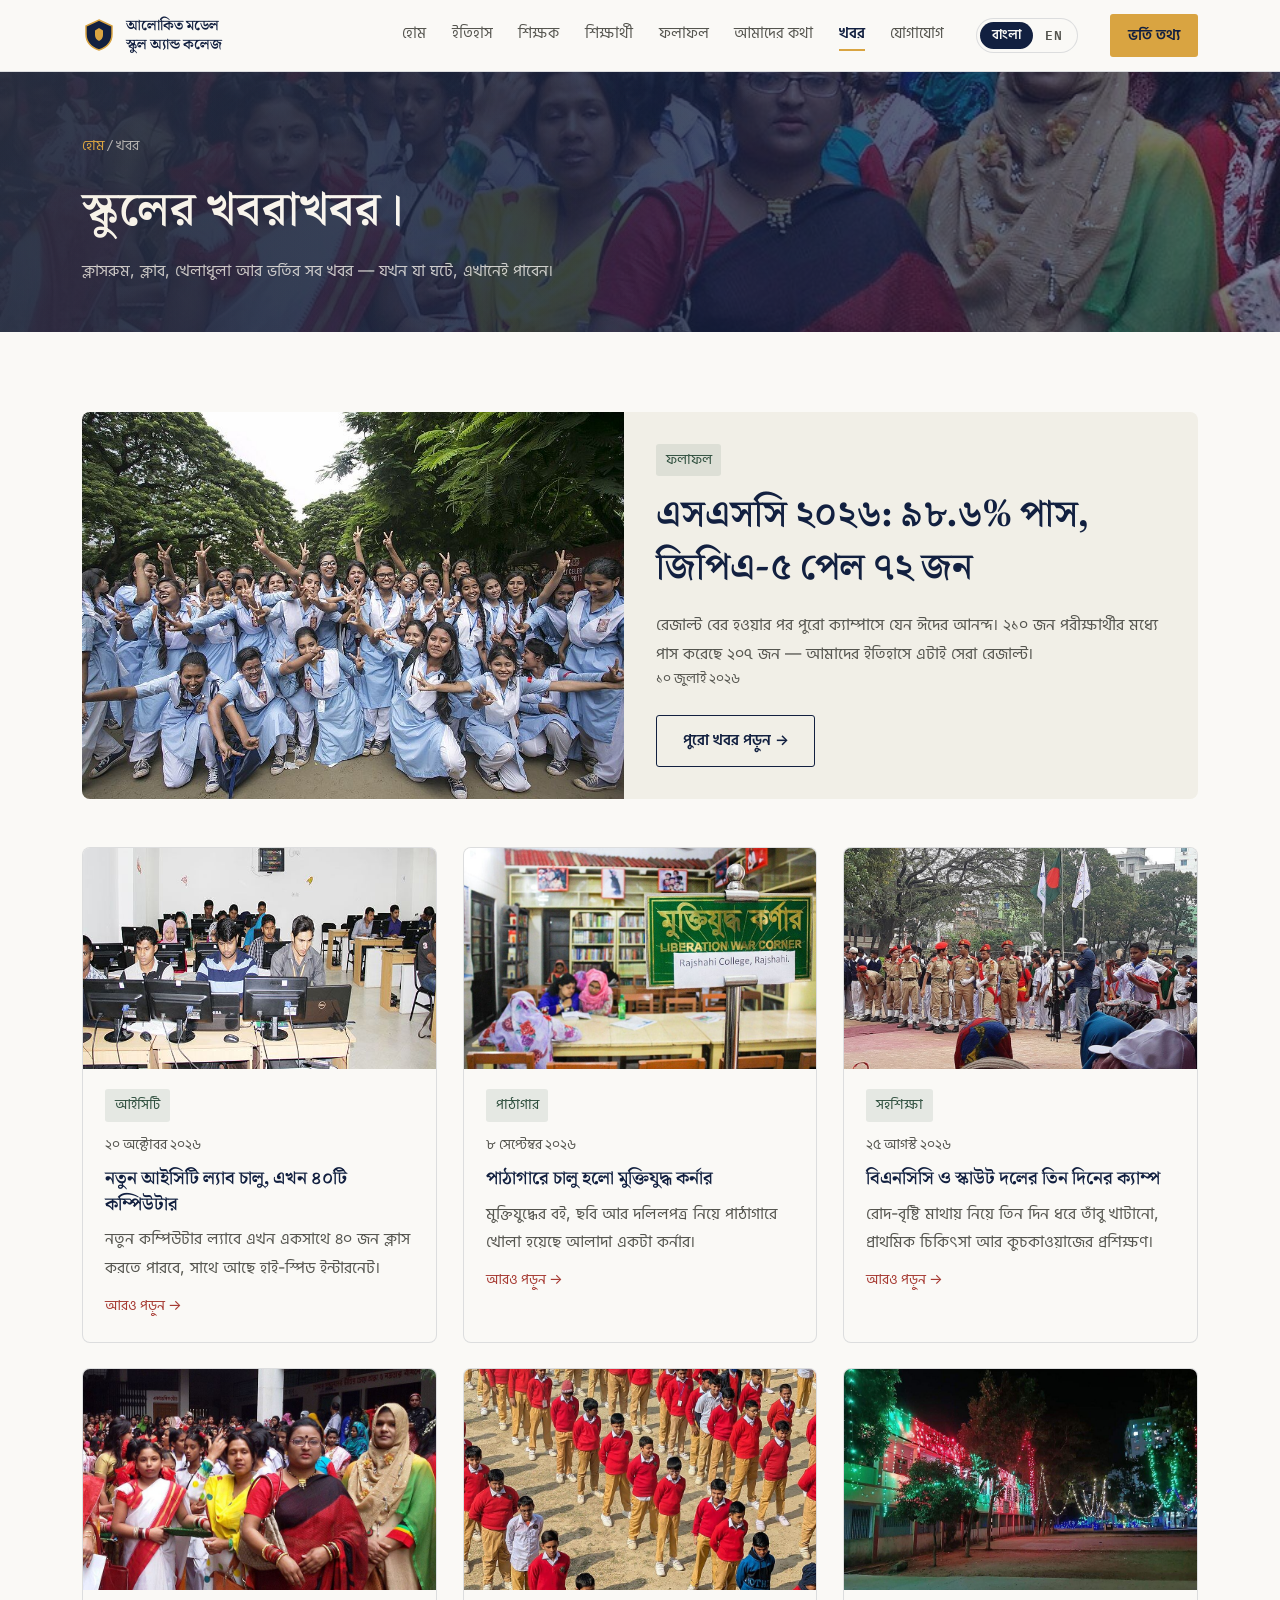
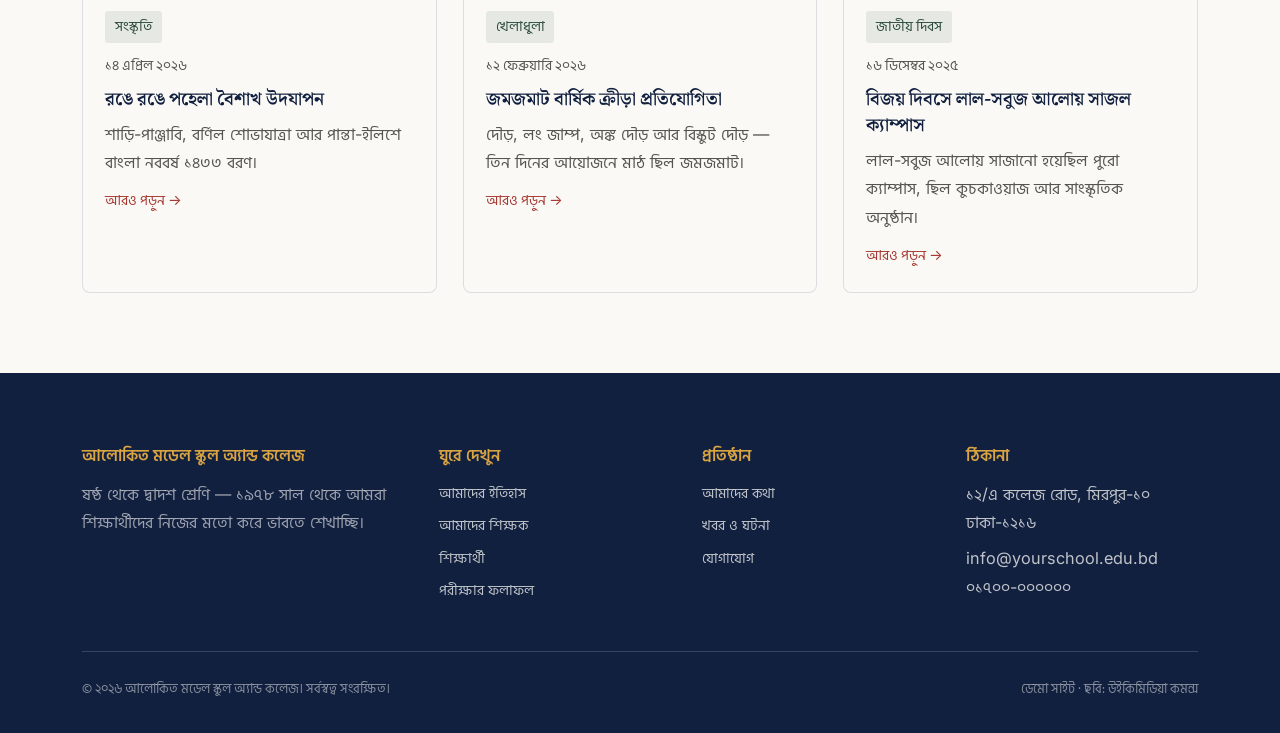
<file: blog.html>
<!DOCTYPE html>
<html lang="bn">
<head>
<meta charset="UTF-8">
<meta name="viewport" content="width=device-width, initial-scale=1.0">
<script>try{if(localStorage.getItem("site-lang")==="en"){document.documentElement.lang="en";document.documentElement.classList.add("lang-pending");}}catch(e){}</script>
<title data-en="News — Alokito Model School &amp; College">খবর ও ঘটনা — আলোকিত মডেল স্কুল অ্যান্ড কলেজ</title>
<link rel="preconnect" href="https://fonts.googleapis.com">
<link rel="preconnect" href="https://fonts.gstatic.com" crossorigin>
<link href="https://fonts.googleapis.com/css2?family=Fraunces:opsz,wght@9..144,400;9..144,600;9..144,700&family=Inter:wght@400;500;600&family=IBM+Plex+Mono:wght@500&family=Hind+Siliguri:wght@400;500;600;700&family=Noto+Serif+Bengali:wght@500;600;700&display=swap" rel="stylesheet">
<link rel="stylesheet" href="style.css">
</head>
<body>

<header class="site-header">
  <div class="header-inner">
    <a href="index.html" class="brand">
      <svg width="34" height="34" viewBox="0 0 34 34" fill="none" xmlns="http://www.w3.org/2000/svg" aria-hidden="true">
        <path d="M17 2L30 8V16C30 24 24.5 29.5 17 32C9.5 29.5 4 24 4 16V8L17 2Z" fill="#122040" stroke="#D9A441" stroke-width="1.5"/>
        <path d="M17 10L21 12.5V17C21 20 19.3 22 17 23C14.7 22 13 20 13 17V12.5L17 10Z" fill="#D9A441"/>
      </svg>
      <span class="brand-name" data-en="Alokito Model<br>School &amp; College">আলোকিত মডেল<br>স্কুল অ্যান্ড কলেজ</span>
    </a>
    <button class="nav-toggle" aria-label="মেনু খুলুন" data-en-aria-label="Toggle menu"><span></span></button>
    <nav class="main-nav">
      <a href="index.html" data-en="Home">হোম</a>
      <a href="history.html" data-en="History">ইতিহাস</a>
      <a href="teachers.html" data-en="Teachers">শিক্ষক</a>
      <a href="students.html" data-en="Students">শিক্ষার্থী</a>
      <a href="results.html" data-en="Exam Results">ফলাফল</a>
      <a href="about.html" data-en="About">আমাদের কথা</a>
      <a href="blog.html" class="active" data-en="News">খবর</a>
      <a href="contact.html" data-en="Contact">যোগাযোগ</a>
    </nav>
    <div class="lang-switch" role="group" aria-label="ভাষা বেছে নিন / Choose language">
      <button type="button" data-lang="bn" aria-pressed="true" lang="bn">বাংলা</button>
      <button type="button" data-lang="en" aria-pressed="false" lang="en">EN</button>
    </div>
    <a href="contact.html" class="btn btn-nav" data-en="Admission">ভর্তি তথ্য</a>
  </div>
</header>

<main>

  <section class="page-hero has-bg" style="--hero-bg: url('images/pohela-boishakh.jpg')">
    <div class="wrap">
      <div class="breadcrumb"><a href="index.html" data-en="Home">হোম</a> / <span data-en="News">খবর</span></div>
      <h1 data-en="News from school.">স্কুলের খবরাখবর।</h1>
      <p data-en="Updates from classrooms, clubs, sports, and admissions — posted here as they happen.">ক্লাসরুম, ক্লাব, খেলাধুলা আর ভর্তির সব খবর — যখন যা ঘটে, এখানেই পাবেন।</p>
    </div>
  </section>

  <section class="section">
    <div class="wrap">

      <div class="blog-featured">
        <img src="images/result-celebration.jpg" alt="এসএসসির রেজাল্ট পেয়ে আনন্দ করছে ছাত্রীরা" data-en-alt="Students celebrating their SSC results">
        <div class="blog-body">
          <span class="blog-tag" data-en="Results">ফলাফল</span>
          <h2 data-en="SSC 2026: 98.6% Pass, 72 GPA-5s">এসএসসি ২০২৬: ৯৮.৬% পাস, জিপিএ-৫ পেল ৭২ জন</h2>
          <p data-en="When the results came out, the whole campus felt like Eid. Of 210 candidates, 207 passed — the best result in our history.">রেজাল্ট বের হওয়ার পর পুরো ক্যাম্পাসে যেন ঈদের আনন্দ। ২১০ জন পরীক্ষার্থীর মধ্যে পাস করেছে ২০৭ জন — আমাদের ইতিহাসে এটাই সেরা রেজাল্ট।</p>
          <span class="blog-date" data-en="10 July 2026">১০ জুলাই ২০২৬</span>
          <a class="btn btn-ghost" href="#" style="margin-top:1rem;" data-en="Read Full Story →">পুরো খবর পড়ুন →</a>
        </div>
      </div>

      <div class="blog-grid">
        <article class="blog-card">
          <img src="images/ict-lab.jpg" alt="নতুন আইসিটি ল্যাবে কম্পিউটারে কাজ করছে শিক্ষার্থীরা" data-en-alt="Students working in the new ICT lab" loading="lazy">
          <div class="blog-card-body">
            <span class="blog-tag" data-en="ICT">আইসিটি</span>
            <span class="blog-date" data-en="20 October 2026">২০ অক্টোবর ২০২৬</span>
            <h3 data-en="New ICT Lab Opens With 40 Computers">নতুন আইসিটি ল্যাব চালু, এখন ৪০টি কম্পিউটার</h3>
            <p data-en="Forty students can now take class together in the new computer lab, with high-speed internet too.">নতুন কম্পিউটার ল্যাবে এখন একসাথে ৪০ জন ক্লাস করতে পারবে, সাথে আছে হাই-স্পিড ইন্টারনেট।</p>
            <a class="more" href="#" data-en="Read more →">আরও পড়ুন →</a>
          </div>
        </article>

        <article class="blog-card">
          <img src="images/liberation-war-corner.jpg" alt="পাঠাগারের মুক্তিযুদ্ধ কর্নারে পড়ছে শিক্ষার্থীরা" data-en-alt="Students reading at the Liberation War corner in the library" loading="lazy">
          <div class="blog-card-body">
            <span class="blog-tag" data-en="Library">পাঠাগার</span>
            <span class="blog-date" data-en="8 September 2026">৮ সেপ্টেম্বর ২০২৬</span>
            <h3 data-en="Library Opens a Liberation War Corner">পাঠাগারে চালু হলো মুক্তিযুদ্ধ কর্নার</h3>
            <p data-en="A dedicated corner of books, photos, and documents about the 1971 Liberation War.">মুক্তিযুদ্ধের বই, ছবি আর দলিলপত্র নিয়ে পাঠাগারে খোলা হয়েছে আলাদা একটা কর্নার।</p>
            <a class="more" href="#" data-en="Read more →">আরও পড়ুন →</a>
          </div>
        </article>

        <article class="blog-card">
          <img src="images/bncc-scouts.jpg" alt="প্যারেডে দাঁড়ানো বিএনসিসি ক্যাডেটরা" data-en-alt="BNCC cadets lined up for parade" loading="lazy">
          <div class="blog-card-body">
            <span class="blog-tag" data-en="Co-curricular">সহশিক্ষা</span>
            <span class="blog-date" data-en="25 August 2026">২৫ আগস্ট ২০২৬</span>
            <h3 data-en="Three-Day BNCC &amp; Scout Camp">বিএনসিসি ও স্কাউট দলের তিন দিনের ক্যাম্প</h3>
            <p data-en="Three days of pitching tents, first-aid training, and parade drills — rain or shine.">রোদ-বৃষ্টি মাথায় নিয়ে তিন দিন ধরে তাঁবু খাটানো, প্রাথমিক চিকিৎসা আর কুচকাওয়াজের প্রশিক্ষণ।</p>
            <a class="more" href="#" data-en="Read more →">আরও পড়ুন →</a>
          </div>
        </article>

        <article class="blog-card">
          <img src="images/pohela-boishakh.jpg" alt="পহেলা বৈশাখে লাল-সাদা শাড়িতে শিক্ষার্থীরা" data-en-alt="Students in red and white for Pohela Boishakh" loading="lazy">
          <div class="blog-card-body">
            <span class="blog-tag" data-en="Culture">সংস্কৃতি</span>
            <span class="blog-date" data-en="14 April 2026">১৪ এপ্রিল ২০২৬</span>
            <h3 data-en="A Colourful Pohela Boishakh">রঙে রঙে পহেলা বৈশাখ উদযাপন</h3>
            <p data-en="Saris and panjabis, a colourful procession, and panta-ilish to welcome the Bangla New Year 1433.">শাড়ি-পাঞ্জাবি, বর্ণিল শোভাযাত্রা আর পান্তা-ইলিশে বাংলা নববর্ষ ১৪৩৩ বরণ।</p>
            <a class="more" href="#" data-en="Read more →">আরও পড়ুন →</a>
          </div>
        </article>

        <article class="blog-card">
          <img src="images/sports-day.jpg" alt="মাঠে শরীরচর্চা করছে লাল সোয়েটার পরা শিক্ষার্থীরা" data-en-alt="Students in red sweaters doing drills on the field" loading="lazy">
          <div class="blog-card-body">
            <span class="blog-tag" data-en="Sports">খেলাধুলা</span>
            <span class="blog-date" data-en="12 February 2026">১২ ফেব্রুয়ারি ২০২৬</span>
            <h3 data-en="A Packed Annual Sports Day">জমজমাট বার্ষিক ক্রীড়া প্রতিযোগিতা</h3>
            <p data-en="Sprints, long jump, the maths race, and the biscuit race — the field was buzzing for three days.">দৌড়, লং জাম্প, অঙ্ক দৌড় আর বিস্কুট দৌড় — তিন দিনের আয়োজনে মাঠ ছিল জমজমাট।</p>
            <a class="more" href="#" data-en="Read more →">আরও পড়ুন →</a>
          </div>
        </article>

        <article class="blog-card">
          <img src="images/victory-day-lights.jpg" alt="বিজয় দিবসে লাল-সবুজ আলোয় সাজানো স্কুল ভবন" data-en-alt="School building lit up in red and green for Victory Day" loading="lazy">
          <div class="blog-card-body">
            <span class="blog-tag" data-en="National Days">জাতীয় দিবস</span>
            <span class="blog-date" data-en="16 December 2025">১৬ ডিসেম্বর ২০২৫</span>
            <h3 data-en="Campus Lights Up for Victory Day">বিজয় দিবসে লাল-সবুজ আলোয় সাজল ক্যাম্পাস</h3>
            <p data-en="The whole campus was lit up in red and green, with a parade and a cultural programme.">লাল-সবুজ আলোয় সাজানো হয়েছিল পুরো ক্যাম্পাস, ছিল কুচকাওয়াজ আর সাংস্কৃতিক অনুষ্ঠান।</p>
            <a class="more" href="#" data-en="Read more →">আরও পড়ুন →</a>
          </div>
        </article>
      </div>

    </div>
  </section>

</main>

<footer class="site-footer">
  <div class="wrap">
    <div class="footer-grid">
      <div class="footer-brand">
        <h4 data-en="Alokito Model School &amp; College">আলোকিত মডেল স্কুল অ্যান্ড কলেজ</h4>
        <p data-en="Class 6 to 12 — helping students learn to think for themselves since 1978.">ষষ্ঠ থেকে দ্বাদশ শ্রেণি — ১৯৭৮ সাল থেকে আমরা শিক্ষার্থীদের নিজের মতো করে ভাবতে শেখাচ্ছি।</p>
      </div>
      <div>
        <h4 data-en="Explore">ঘুরে দেখুন</h4>
        <a href="history.html" data-en="Our History">আমাদের ইতিহাস</a>
        <a href="teachers.html" data-en="Our Teachers">আমাদের শিক্ষক</a>
        <a href="students.html" data-en="Our Students">শিক্ষার্থী</a>
        <a href="results.html" data-en="Exam Results">পরীক্ষার ফলাফল</a>
      </div>
      <div>
        <h4 data-en="School">প্রতিষ্ঠান</h4>
        <a href="about.html" data-en="About Us">আমাদের কথা</a>
        <a href="blog.html" data-en="News">খবর ও ঘটনা</a>
        <a href="contact.html" data-en="Contact">যোগাযোগ</a>
      </div>
      <div>
        <h4 data-en="Visit">ঠিকানা</h4>
        <p data-en="12/A College Road, Mirpur-10<br>Dhaka-1216">১২/এ কলেজ রোড, মিরপুর-১০<br>ঢাকা-১২১৬</p>
        <p data-en="info@yourschool.edu.bd<br>01700-000000">info@yourschool.edu.bd<br>০১৭০০-০০০০০০</p>
      </div>
    </div>
    <div class="footer-bottom">
      <span data-en="© 2026 Alokito Model School &amp; College. All rights reserved.">© ২০২৬ আলোকিত মডেল স্কুল অ্যান্ড কলেজ। সর্বস্বত্ব সংরক্ষিত।</span>
      <span><span data-en="Demo site · Photos:">ডেমো সাইট · ছবি:</span> <a href="images/CREDITS.md" data-en="Wikimedia Commons contributors">উইকিমিডিয়া কমন্স</a></span>
    </div>
  </div>
</footer>
<button id="back-to-top" class="back-to-top" aria-label="উপরে যান" data-en-aria-label="Back to top">&#8593;</button>
<script src="script.js"></script>
</body>
</html>
</file>
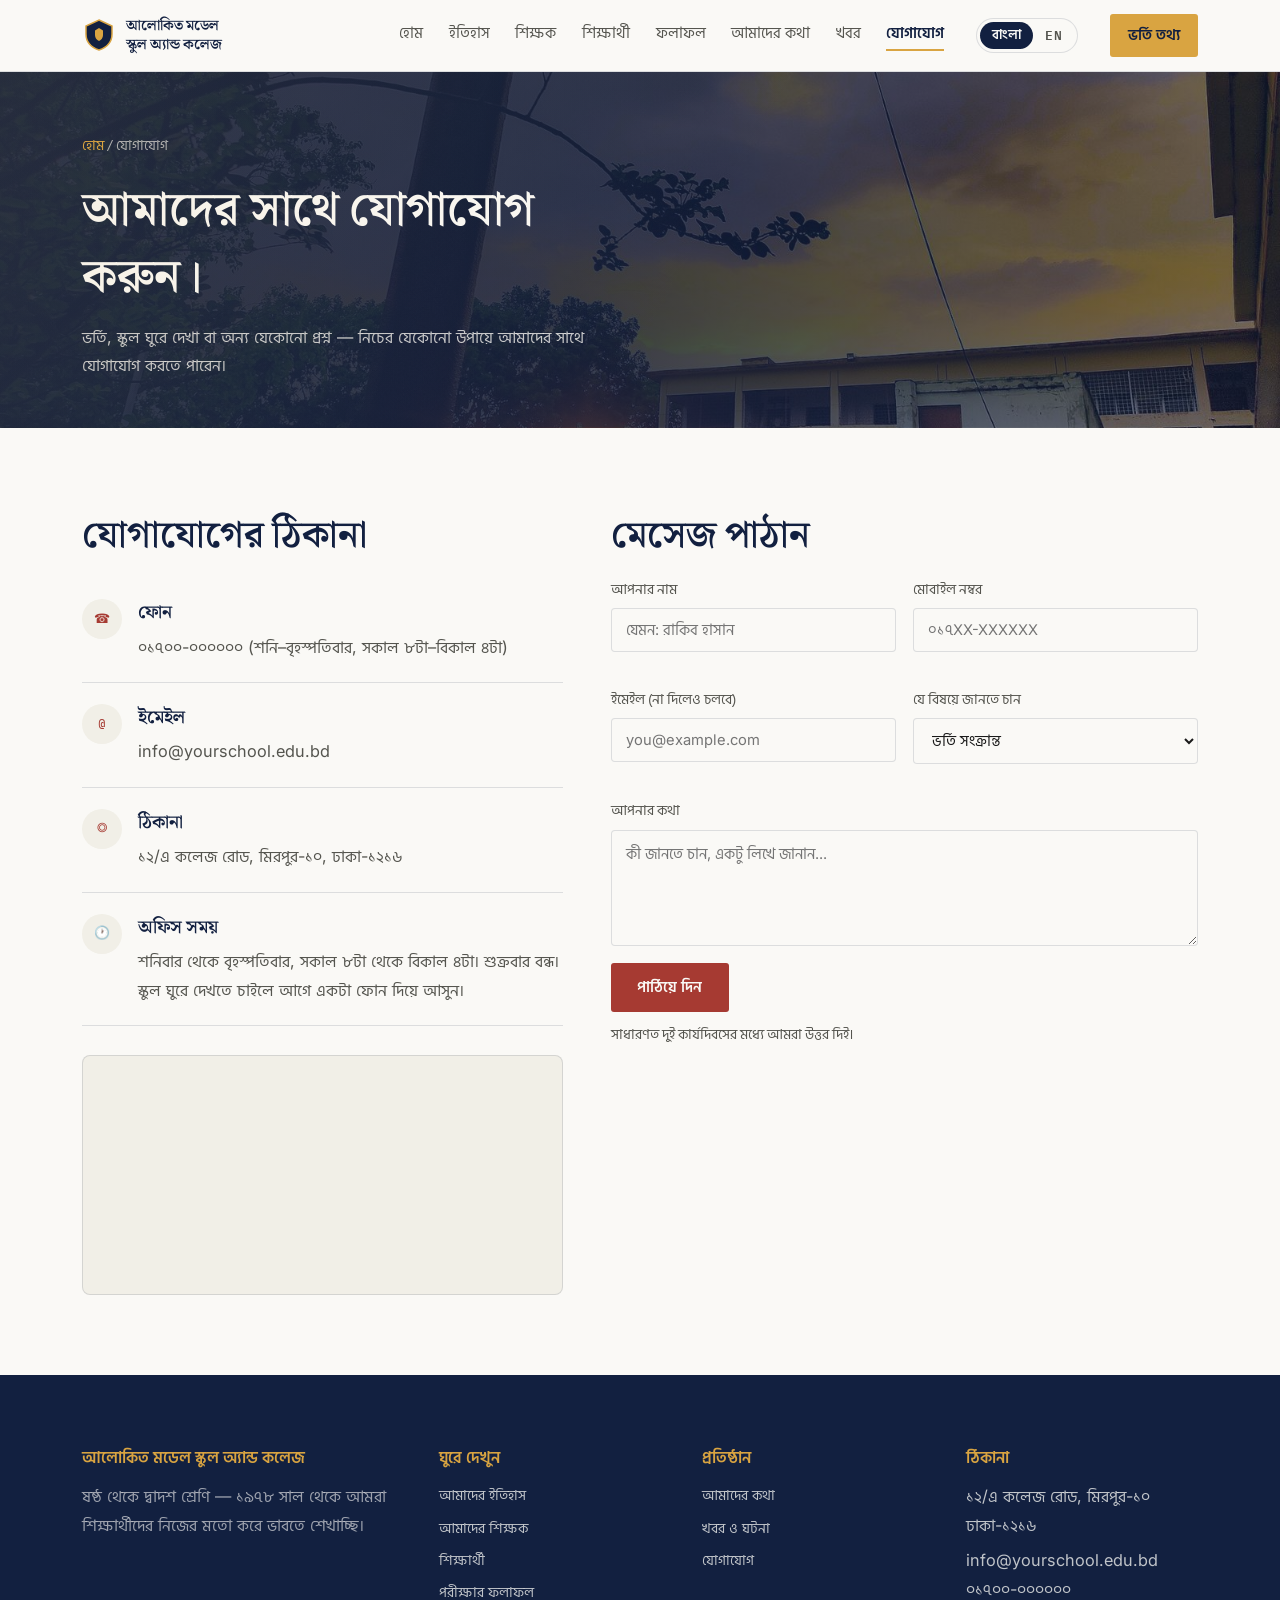
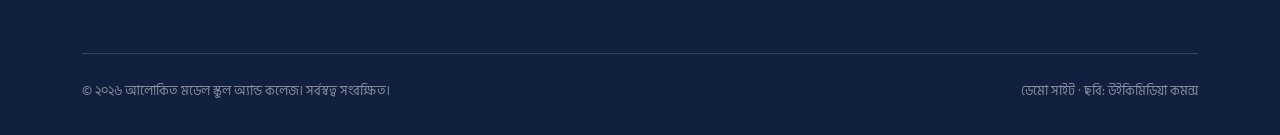
<file: contact.html>
<!DOCTYPE html>
<html lang="bn">
<head>
<meta charset="UTF-8">
<meta name="viewport" content="width=device-width, initial-scale=1.0">
<script>try{if(localStorage.getItem("site-lang")==="en"){document.documentElement.lang="en";document.documentElement.classList.add("lang-pending");}}catch(e){}</script>
<title data-en="Contact — Alokito Model School &amp; College">যোগাযোগ — আলোকিত মডেল স্কুল অ্যান্ড কলেজ</title>
<link rel="preconnect" href="https://fonts.googleapis.com">
<link rel="preconnect" href="https://fonts.gstatic.com" crossorigin>
<link href="https://fonts.googleapis.com/css2?family=Fraunces:opsz,wght@9..144,400;9..144,600;9..144,700&family=Inter:wght@400;500;600&family=IBM+Plex+Mono:wght@500&family=Hind+Siliguri:wght@400;500;600;700&family=Noto+Serif+Bengali:wght@500;600;700&display=swap" rel="stylesheet">
<link rel="stylesheet" href="style.css">
</head>
<body>

<header class="site-header">
  <div class="header-inner">
    <a href="index.html" class="brand">
      <svg width="34" height="34" viewBox="0 0 34 34" fill="none" xmlns="http://www.w3.org/2000/svg" aria-hidden="true">
        <path d="M17 2L30 8V16C30 24 24.5 29.5 17 32C9.5 29.5 4 24 4 16V8L17 2Z" fill="#122040" stroke="#D9A441" stroke-width="1.5"/>
        <path d="M17 10L21 12.5V17C21 20 19.3 22 17 23C14.7 22 13 20 13 17V12.5L17 10Z" fill="#D9A441"/>
      </svg>
      <span class="brand-name" data-en="Alokito Model<br>School &amp; College">আলোকিত মডেল<br>স্কুল অ্যান্ড কলেজ</span>
    </a>
    <button class="nav-toggle" aria-label="মেনু খুলুন" data-en-aria-label="Toggle menu"><span></span></button>
    <nav class="main-nav">
      <a href="index.html" data-en="Home">হোম</a>
      <a href="history.html" data-en="History">ইতিহাস</a>
      <a href="teachers.html" data-en="Teachers">শিক্ষক</a>
      <a href="students.html" data-en="Students">শিক্ষার্থী</a>
      <a href="results.html" data-en="Exam Results">ফলাফল</a>
      <a href="about.html" data-en="About">আমাদের কথা</a>
      <a href="blog.html" data-en="News">খবর</a>
      <a href="contact.html" class="active" data-en="Contact">যোগাযোগ</a>
    </nav>
    <div class="lang-switch" role="group" aria-label="ভাষা বেছে নিন / Choose language">
      <button type="button" data-lang="bn" aria-pressed="true" lang="bn">বাংলা</button>
      <button type="button" data-lang="en" aria-pressed="false" lang="en">EN</button>
    </div>
    <a href="contact.html" class="btn btn-nav" data-en="Admission">ভর্তি তথ্য</a>
  </div>
</header>

<main>

  <section class="page-hero has-bg" style="--hero-bg: url('images/info-bg.jpg')">
    <div class="wrap">
      <div class="breadcrumb"><a href="index.html" data-en="Home">হোম</a> / <span data-en="Contact">যোগাযোগ</span></div>
      <h1 data-en="Get in touch with us.">আমাদের সাথে যোগাযোগ করুন।</h1>
      <p data-en="Admissions, a campus visit, or any other question — reach us any way you like below.">ভর্তি, স্কুল ঘুরে দেখা বা অন্য যেকোনো প্রশ্ন — নিচের যেকোনো উপায়ে আমাদের সাথে যোগাযোগ করতে পারেন।</p>
    </div>
  </section>

  <section class="section">
    <div class="wrap contact-grid">

      <div>
        <h2 data-en="Get in Touch">যোগাযোগের ঠিকানা</h2>
        <div class="contact-info-card">
          <span class="icon">☎</span>
          <div>
            <h3 data-en="Phone">ফোন</h3>
            <p data-en="01700-000000 (Saturday–Thursday, 8am–4pm)">০১৭০০-০০০০০০ (শনি–বৃহস্পতিবার, সকাল ৮টা–বিকাল ৪টা)</p>
          </div>
        </div>
        <div class="contact-info-card">
          <span class="icon">@</span>
          <div>
            <h3 data-en="Email">ইমেইল</h3>
            <p>info@yourschool.edu.bd</p>
          </div>
        </div>
        <div class="contact-info-card">
          <span class="icon">◎</span>
          <div>
            <h3 data-en="Address">ঠিকানা</h3>
            <p data-en="12/A College Road, Mirpur-10, Dhaka-1216">১২/এ কলেজ রোড, মিরপুর-১০, ঢাকা-১২১৬</p>
          </div>
        </div>
        <div class="contact-info-card">
          <span class="icon">🕐</span>
          <div>
            <h3 data-en="Office Hours">অফিস সময়</h3>
            <p data-en="Saturday to Thursday, 8am to 4pm. Closed on Fridays. Please call ahead if you'd like to visit the campus.">শনিবার থেকে বৃহস্পতিবার, সকাল ৮টা থেকে বিকাল ৪টা। শুক্রবার বন্ধ। স্কুল ঘুরে দেখতে চাইলে আগে একটা ফোন দিয়ে আসুন।</p>
          </div>
        </div>

        <div class="map-box">
          <iframe src="https://maps.google.com/maps?q=Mirpur%2010%2C%20Dhaka&amp;z=15&amp;output=embed" title="স্কুলের লোকেশন" data-en-title="School location" loading="lazy" referrerpolicy="no-referrer-when-downgrade"></iframe>
        </div>
      </div>

      <div>
        <h2 data-en="Send a Message">মেসেজ পাঠান</h2>
        <form class="contact-form">
          <div class="form-grid">
            <div class="form-field">
              <label for="name" data-en="Full Name">আপনার নাম</label>
              <input type="text" id="name" name="name" placeholder="যেমন: রাকিব হাসান" data-en-placeholder="e.g. Rakib Hasan" required>
            </div>
            <div class="form-field">
              <label for="phone" data-en="Mobile Number">মোবাইল নম্বর</label>
              <input type="tel" id="phone" name="phone" placeholder="০১৭XX-XXXXXX" data-en-placeholder="017XX-XXXXXX" required>
            </div>
            <div class="form-field">
              <label for="email" data-en="Email (optional)">ইমেইল (না দিলেও চলবে)</label>
              <input type="email" id="email" name="email" placeholder="you@example.com">
            </div>
            <div class="form-field">
              <label for="reason" data-en="I'm reaching out about">যে বিষয়ে জানতে চান</label>
              <select id="reason" name="reason">
                <option data-en="Admission">ভর্তি সংক্রান্ত</option>
                <option data-en="Campus visit">স্কুল ঘুরে দেখতে চাই</option>
                <option data-en="Exam results">পরীক্ষার ফলাফল</option>
                <option data-en="Something else">অন্য কোনো প্রশ্ন</option>
              </select>
            </div>
            <div class="form-field full">
              <label for="message" data-en="Message">আপনার কথা</label>
              <textarea id="message" name="message" rows="5" placeholder="কী জানতে চান, একটু লিখে জানান..." data-en-placeholder="Tell us a bit about what you're looking for..." required></textarea>
            </div>
          </div>
          <button type="submit" class="btn btn-primary" data-en="Send Message">পাঠিয়ে দিন</button>
          <p class="form-note form-status" data-en="We usually reply within two working days.">সাধারণত দুই কার্যদিবসের মধ্যে আমরা উত্তর দিই।</p>
        </form>
      </div>

    </div>
  </section>

</main>

<footer class="site-footer">
  <div class="wrap">
    <div class="footer-grid">
      <div class="footer-brand">
        <h4 data-en="Alokito Model School &amp; College">আলোকিত মডেল স্কুল অ্যান্ড কলেজ</h4>
        <p data-en="Class 6 to 12 — helping students learn to think for themselves since 1978.">ষষ্ঠ থেকে দ্বাদশ শ্রেণি — ১৯৭৮ সাল থেকে আমরা শিক্ষার্থীদের নিজের মতো করে ভাবতে শেখাচ্ছি।</p>
      </div>
      <div>
        <h4 data-en="Explore">ঘুরে দেখুন</h4>
        <a href="history.html" data-en="Our History">আমাদের ইতিহাস</a>
        <a href="teachers.html" data-en="Our Teachers">আমাদের শিক্ষক</a>
        <a href="students.html" data-en="Our Students">শিক্ষার্থী</a>
        <a href="results.html" data-en="Exam Results">পরীক্ষার ফলাফল</a>
      </div>
      <div>
        <h4 data-en="School">প্রতিষ্ঠান</h4>
        <a href="about.html" data-en="About Us">আমাদের কথা</a>
        <a href="blog.html" data-en="News">খবর ও ঘটনা</a>
        <a href="contact.html" data-en="Contact">যোগাযোগ</a>
      </div>
      <div>
        <h4 data-en="Visit">ঠিকানা</h4>
        <p data-en="12/A College Road, Mirpur-10<br>Dhaka-1216">১২/এ কলেজ রোড, মিরপুর-১০<br>ঢাকা-১২১৬</p>
        <p data-en="info@yourschool.edu.bd<br>01700-000000">info@yourschool.edu.bd<br>০১৭০০-০০০০০০</p>
      </div>
    </div>
    <div class="footer-bottom">
      <span data-en="© 2026 Alokito Model School &amp; College. All rights reserved.">© ২০২৬ আলোকিত মডেল স্কুল অ্যান্ড কলেজ। সর্বস্বত্ব সংরক্ষিত।</span>
      <span><span data-en="Demo site · Photos:">ডেমো সাইট · ছবি:</span> <a href="images/CREDITS.md" data-en="Wikimedia Commons contributors">উইকিমিডিয়া কমন্স</a></span>
    </div>
  </div>
</footer>
<button id="back-to-top" class="back-to-top" aria-label="উপরে যান" data-en-aria-label="Back to top">&#8593;</button>
<script src="script.js"></script>
</body>
</html>
</file>
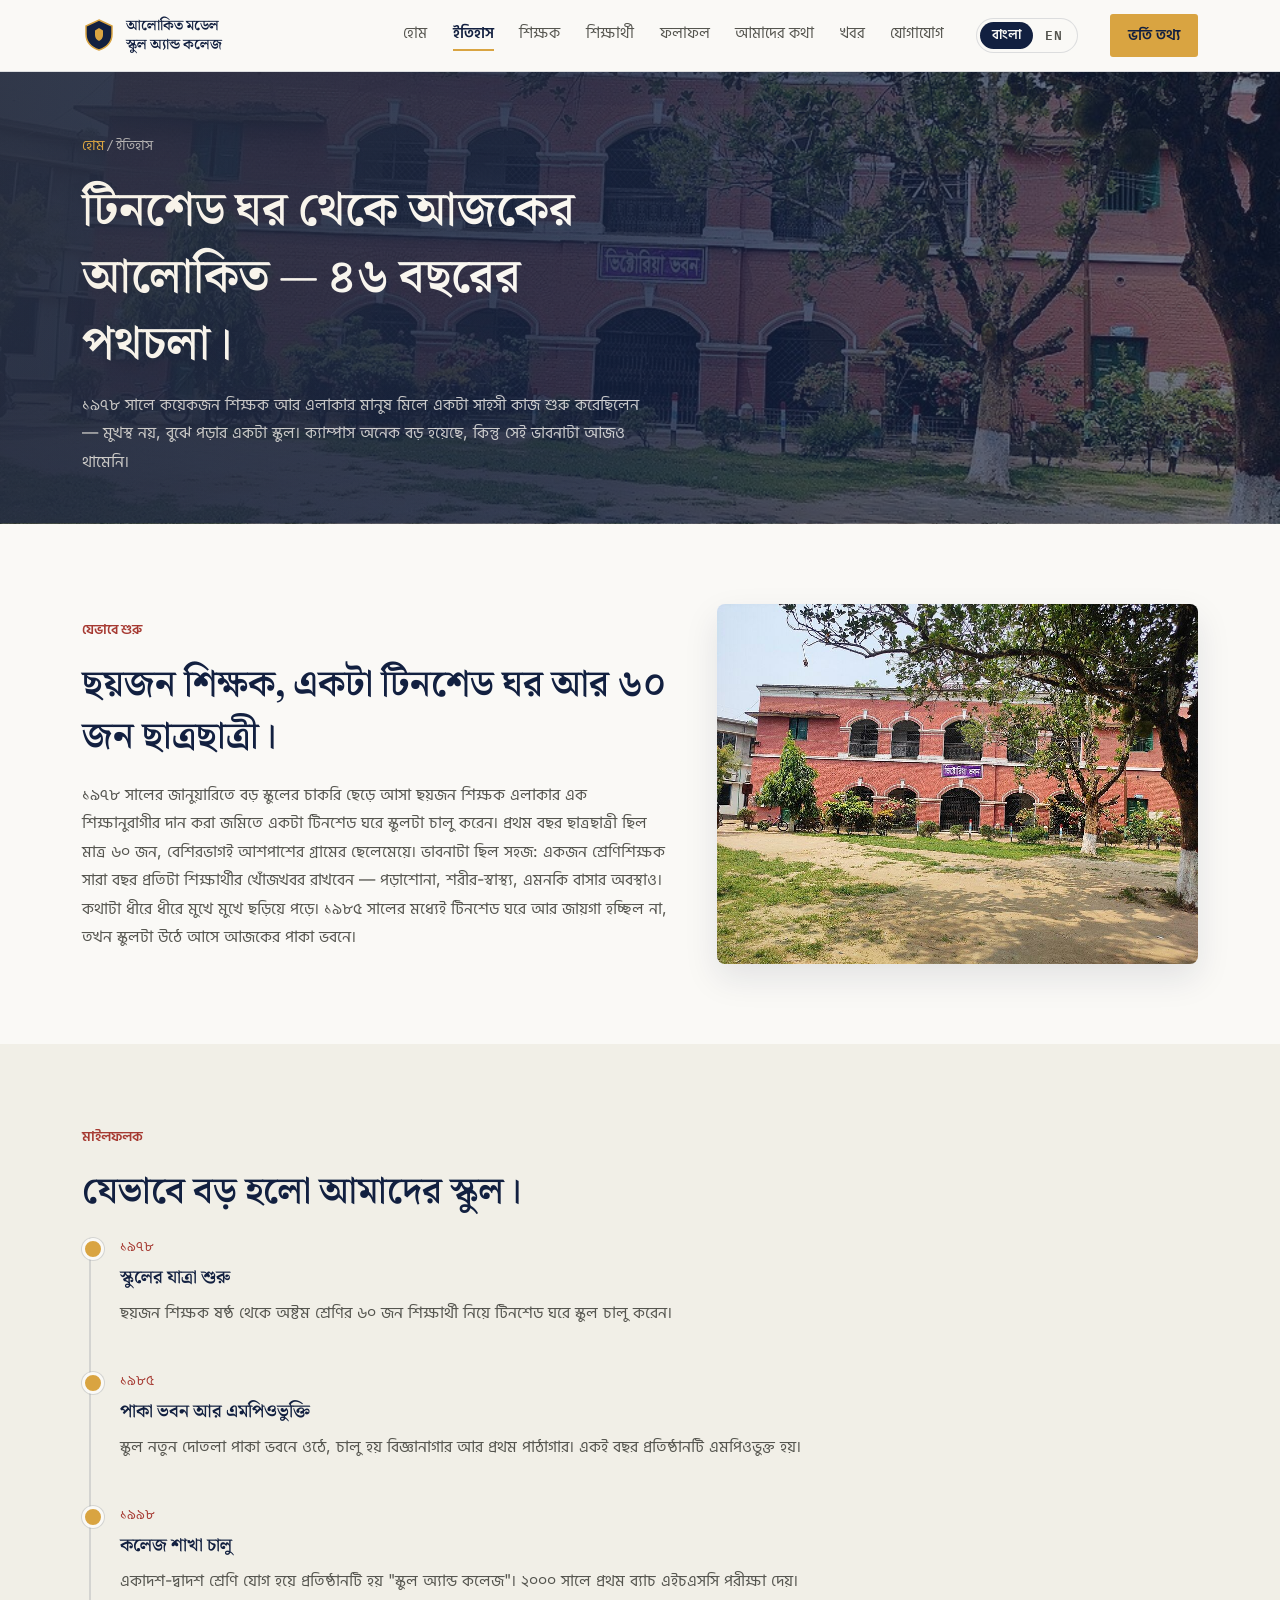
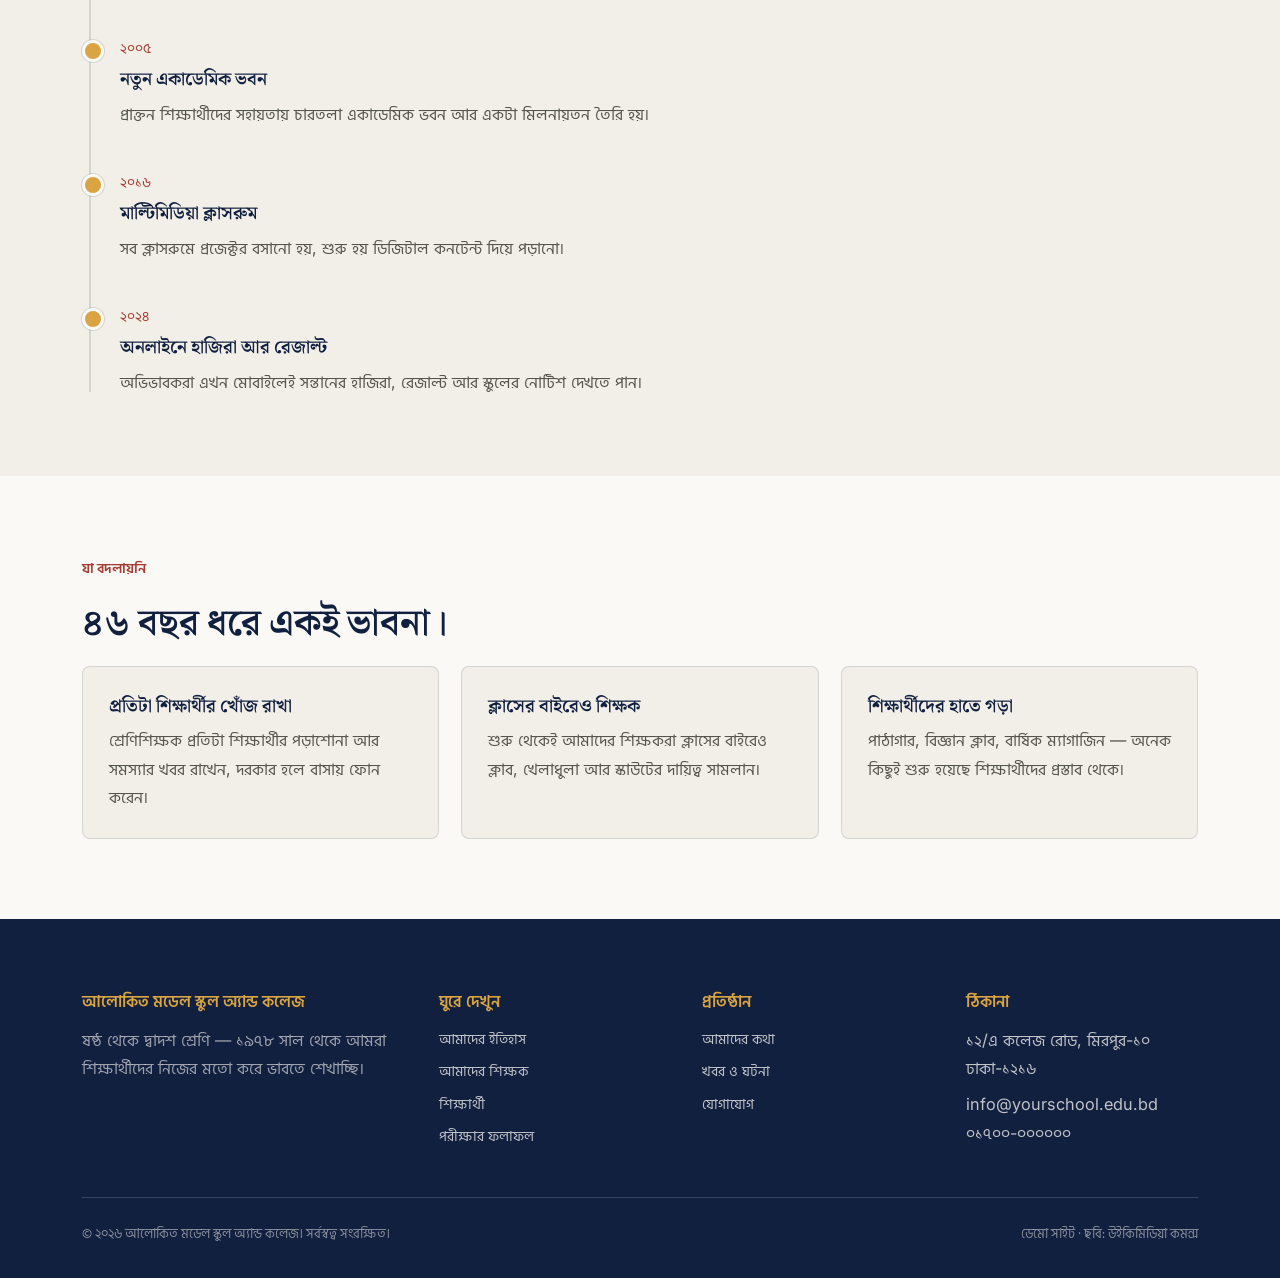
<file: history.html>
<!DOCTYPE html>
<html lang="bn">
<head>
<meta charset="UTF-8">
<meta name="viewport" content="width=device-width, initial-scale=1.0">
<script>try{if(localStorage.getItem("site-lang")==="en"){document.documentElement.lang="en";document.documentElement.classList.add("lang-pending");}}catch(e){}</script>
<title data-en="History — Alokito Model School &amp; College">ইতিহাস — আলোকিত মডেল স্কুল অ্যান্ড কলেজ</title>
<link rel="preconnect" href="https://fonts.googleapis.com">
<link rel="preconnect" href="https://fonts.gstatic.com" crossorigin>
<link href="https://fonts.googleapis.com/css2?family=Fraunces:opsz,wght@9..144,400;9..144,600;9..144,700&family=Inter:wght@400;500;600&family=IBM+Plex+Mono:wght@500&family=Hind+Siliguri:wght@400;500;600;700&family=Noto+Serif+Bengali:wght@500;600;700&display=swap" rel="stylesheet">
<link rel="stylesheet" href="style.css">
</head>
<body>

<header class="site-header">
  <div class="header-inner">
    <a href="index.html" class="brand">
      <svg width="34" height="34" viewBox="0 0 34 34" fill="none" xmlns="http://www.w3.org/2000/svg" aria-hidden="true">
        <path d="M17 2L30 8V16C30 24 24.5 29.5 17 32C9.5 29.5 4 24 4 16V8L17 2Z" fill="#122040" stroke="#D9A441" stroke-width="1.5"/>
        <path d="M17 10L21 12.5V17C21 20 19.3 22 17 23C14.7 22 13 20 13 17V12.5L17 10Z" fill="#D9A441"/>
      </svg>
      <span class="brand-name" data-en="Alokito Model<br>School &amp; College">আলোকিত মডেল<br>স্কুল অ্যান্ড কলেজ</span>
    </a>
    <button class="nav-toggle" aria-label="মেনু খুলুন" data-en-aria-label="Toggle menu"><span></span></button>
    <nav class="main-nav">
      <a href="index.html" data-en="Home">হোম</a>
      <a href="history.html" class="active" data-en="History">ইতিহাস</a>
      <a href="teachers.html" data-en="Teachers">শিক্ষক</a>
      <a href="students.html" data-en="Students">শিক্ষার্থী</a>
      <a href="results.html" data-en="Exam Results">ফলাফল</a>
      <a href="about.html" data-en="About">আমাদের কথা</a>
      <a href="blog.html" data-en="News">খবর</a>
      <a href="contact.html" data-en="Contact">যোগাযোগ</a>
    </nav>
    <div class="lang-switch" role="group" aria-label="ভাষা বেছে নিন / Choose language">
      <button type="button" data-lang="bn" aria-pressed="true" lang="bn">বাংলা</button>
      <button type="button" data-lang="en" aria-pressed="false" lang="en">EN</button>
    </div>
    <a href="contact.html" class="btn btn-nav" data-en="Admission">ভর্তি তথ্য</a>
  </div>
</header>

<main>

  <section class="page-hero has-bg" style="--hero-bg: url('images/history-building.jpg')">
    <div class="wrap">
      <div class="breadcrumb"><a href="index.html" data-en="Home">হোম</a> / <span data-en="History">ইতিহাস</span></div>
      <h1 data-en="From a tin-shed classroom to today — 46 years of growing.">টিনশেড ঘর থেকে আজকের আলোকিত — ৪৬ বছরের পথচলা।</h1>
      <p data-en="In 1978, a handful of teachers and local people started something bold: a school built on understanding, not rote learning. The campus has grown a lot since then, but that idea never stopped.">১৯৭৮ সালে কয়েকজন শিক্ষক আর এলাকার মানুষ মিলে একটা সাহসী কাজ শুরু করেছিলেন — মুখস্থ নয়, বুঝে পড়ার একটা স্কুল। ক্যাম্পাস অনেক বড় হয়েছে, কিন্তু সেই ভাবনাটা আজও থামেনি।</p>
    </div>
  </section>

  <section class="section">
    <div class="wrap">
      <div class="hero-grid">
        <div>
          <span class="eyebrow" data-en="The Founding">যেভাবে শুরু</span>
          <h2 data-en="Six teachers, one tin-shed room, and sixty students.">ছয়জন শিক্ষক, একটা টিনশেড ঘর আর ৬০ জন ছাত্রছাত্রী।</h2>
          <p data-en="In January 1978, six teachers who had left jobs at bigger schools opened the school in a tin-shed room, on land donated by a local well-wisher. In the first year there were just 60 students, most of them children from nearby villages. The idea was simple: one class teacher would keep track of every student all year long — their studies, their health, even how things were at home.">১৯৭৮ সালের জানুয়ারিতে বড় স্কুলের চাকরি ছেড়ে আসা ছয়জন শিক্ষক এলাকার এক শিক্ষানুরাগীর দান করা জমিতে একটা টিনশেড ঘরে স্কুলটা চালু করেন। প্রথম বছর ছাত্রছাত্রী ছিল মাত্র ৬০ জন, বেশিরভাগই আশপাশের গ্রামের ছেলেমেয়ে। ভাবনাটা ছিল সহজ: একজন শ্রেণিশিক্ষক সারা বছর প্রতিটা শিক্ষার্থীর খোঁজখবর রাখবেন — পড়াশোনা, শরীর-স্বাস্থ্য, এমনকি বাসার অবস্থাও।</p>
          <p data-en="Word spread slowly, the way it does in small places. By 1985 the tin-shed room was bursting at the seams, and the school moved into the brick building it still uses today.">কথাটা ধীরে ধীরে মুখে মুখে ছড়িয়ে পড়ে। ১৯৮৫ সালের মধ্যেই টিনশেড ঘরে আর জায়গা হচ্ছিল না, তখন স্কুলটা উঠে আসে আজকের পাকা ভবনে।</p>
        </div>
        <img src="images/history-building.jpg" alt="স্কুলের পুরনো লাল ইটের ভবন" data-en-alt="The school's old red-brick building" loading="lazy" style="border-radius: var(--radius); box-shadow: var(--shadow);">
      </div>
    </div>
  </section>

  <section class="section alt">
    <div class="wrap">
      <span class="eyebrow" data-en="Milestones">মাইলফলক</span>
      <h2 data-en="How the school grew.">যেভাবে বড় হলো আমাদের স্কুল।</h2>
      <div class="timeline">
        <div class="timeline-item">
          <div class="timeline-year" data-en="1978">১৯৭৮</div>
          <h3 data-en="The school opens">স্কুলের যাত্রা শুরু</h3>
          <p data-en="Six founding teachers open the school in a tin-shed room with 60 students in Class 6 to 8.">ছয়জন শিক্ষক ষষ্ঠ থেকে অষ্টম শ্রেণির ৬০ জন শিক্ষার্থী নিয়ে টিনশেড ঘরে স্কুল চালু করেন।</p>
        </div>
        <div class="timeline-item">
          <div class="timeline-year" data-en="1985">১৯৮৫</div>
          <h3 data-en="New building and MPO listing">পাকা ভবন আর এমপিওভুক্তি</h3>
          <p data-en="The school moves into a new two-storey brick building with a science lab and its first library. The same year, it is enlisted under the government MPO scheme.">স্কুল নতুন দোতলা পাকা ভবনে ওঠে, চালু হয় বিজ্ঞানাগার আর প্রথম পাঠাগার। একই বছর প্রতিষ্ঠানটি এমপিওভুক্ত হয়।</p>
        </div>
        <div class="timeline-item">
          <div class="timeline-year" data-en="1998">১৯৯৮</div>
          <h3 data-en="College section added">কলেজ শাখা চালু</h3>
          <p data-en="Class 11 and 12 are added and the school becomes a &quot;School &amp; College&quot;. The first HSC batch sits for exams in 2000.">একাদশ-দ্বাদশ শ্রেণি যোগ হয়ে প্রতিষ্ঠানটি হয় "স্কুল অ্যান্ড কলেজ"। ২০০০ সালে প্রথম ব্যাচ এইচএসসি পরীক্ষা দেয়।</p>
        </div>
        <div class="timeline-item">
          <div class="timeline-year" data-en="2005">২০০৫</div>
          <h3 data-en="New academic building">নতুন একাডেমিক ভবন</h3>
          <p data-en="A four-storey academic building and an auditorium are built, largely with help from former students.">প্রাক্তন শিক্ষার্থীদের সহায়তায় চারতলা একাডেমিক ভবন আর একটা মিলনায়তন তৈরি হয়।</p>
        </div>
        <div class="timeline-item">
          <div class="timeline-year" data-en="2016">২০১৬</div>
          <h3 data-en="Multimedia classrooms">মাল্টিমিডিয়া ক্লাসরুম</h3>
          <p data-en="Every classroom gets a projector, and teachers start using digital content in their lessons.">সব ক্লাসরুমে প্রজেক্টর বসানো হয়, শুরু হয় ডিজিটাল কনটেন্ট দিয়ে পড়ানো।</p>
        </div>
        <div class="timeline-item">
          <div class="timeline-year" data-en="2024">২০২৪</div>
          <h3 data-en="Online attendance and results">অনলাইনে হাজিরা আর রেজাল্ট</h3>
          <p data-en="Parents can now check their child's attendance, results, and school notices right from their phone.">অভিভাবকরা এখন মোবাইলেই সন্তানের হাজিরা, রেজাল্ট আর স্কুলের নোটিশ দেখতে পান।</p>
        </div>
      </div>
    </div>
  </section>

  <section class="section">
    <div class="wrap">
      <span class="eyebrow" data-en="What Hasn't Changed">যা বদলায়নি</span>
      <h2 data-en="The same idea, for 46 years.">৪৬ বছর ধরে একই ভাবনা।</h2>
      <div class="card-grid cols-3">
        <div class="value-card">
          <h3 data-en="Every child looked after">প্রতিটা শিক্ষার্থীর খোঁজ রাখা</h3>
          <p data-en="Class teachers keep track of each student's studies and problems, and call home when needed.">শ্রেণিশিক্ষক প্রতিটা শিক্ষার্থীর পড়াশোনা আর সমস্যার খবর রাখেন, দরকার হলে বাসায় ফোন করেন।</p>
        </div>
        <div class="value-card">
          <h3 data-en="Teachers who do more">ক্লাসের বাইরেও শিক্ষক</h3>
          <p data-en="From day one, our teachers have also looked after clubs, sports, and scouting outside the classroom.">শুরু থেকেই আমাদের শিক্ষকরা ক্লাসের বাইরেও ক্লাব, খেলাধুলা আর স্কাউটের দায়িত্ব সামলান।</p>
        </div>
        <div class="value-card">
          <h3 data-en="Built with students">শিক্ষার্থীদের হাতে গড়া</h3>
          <p data-en="The library, the science club, the annual magazine — a lot of what we have started as a student's idea.">পাঠাগার, বিজ্ঞান ক্লাব, বার্ষিক ম্যাগাজিন — অনেক কিছুই শুরু হয়েছে শিক্ষার্থীদের প্রস্তাব থেকে।</p>
        </div>
      </div>
    </div>
  </section>

</main>

<footer class="site-footer">
  <div class="wrap">
    <div class="footer-grid">
      <div class="footer-brand">
        <h4 data-en="Alokito Model School &amp; College">আলোকিত মডেল স্কুল অ্যান্ড কলেজ</h4>
        <p data-en="Class 6 to 12 — helping students learn to think for themselves since 1978.">ষষ্ঠ থেকে দ্বাদশ শ্রেণি — ১৯৭৮ সাল থেকে আমরা শিক্ষার্থীদের নিজের মতো করে ভাবতে শেখাচ্ছি।</p>
      </div>
      <div>
        <h4 data-en="Explore">ঘুরে দেখুন</h4>
        <a href="history.html" data-en="Our History">আমাদের ইতিহাস</a>
        <a href="teachers.html" data-en="Our Teachers">আমাদের শিক্ষক</a>
        <a href="students.html" data-en="Our Students">শিক্ষার্থী</a>
        <a href="results.html" data-en="Exam Results">পরীক্ষার ফলাফল</a>
      </div>
      <div>
        <h4 data-en="School">প্রতিষ্ঠান</h4>
        <a href="about.html" data-en="About Us">আমাদের কথা</a>
        <a href="blog.html" data-en="News">খবর ও ঘটনা</a>
        <a href="contact.html" data-en="Contact">যোগাযোগ</a>
      </div>
      <div>
        <h4 data-en="Visit">ঠিকানা</h4>
        <p data-en="12/A College Road, Mirpur-10<br>Dhaka-1216">১২/এ কলেজ রোড, মিরপুর-১০<br>ঢাকা-১২১৬</p>
        <p data-en="info@yourschool.edu.bd<br>01700-000000">info@yourschool.edu.bd<br>০১৭০০-০০০০০০</p>
      </div>
    </div>
    <div class="footer-bottom">
      <span data-en="© 2026 Alokito Model School &amp; College. All rights reserved.">© ২০২৬ আলোকিত মডেল স্কুল অ্যান্ড কলেজ। সর্বস্বত্ব সংরক্ষিত।</span>
      <span><span data-en="Demo site · Photos:">ডেমো সাইট · ছবি:</span> <a href="images/CREDITS.md" data-en="Wikimedia Commons contributors">উইকিমিডিয়া কমন্স</a></span>
    </div>
  </div>
</footer>
<button id="back-to-top" class="back-to-top" aria-label="উপরে যান" data-en-aria-label="Back to top">&#8593;</button>
<script src="script.js"></script>
</body>
</html>
</file>
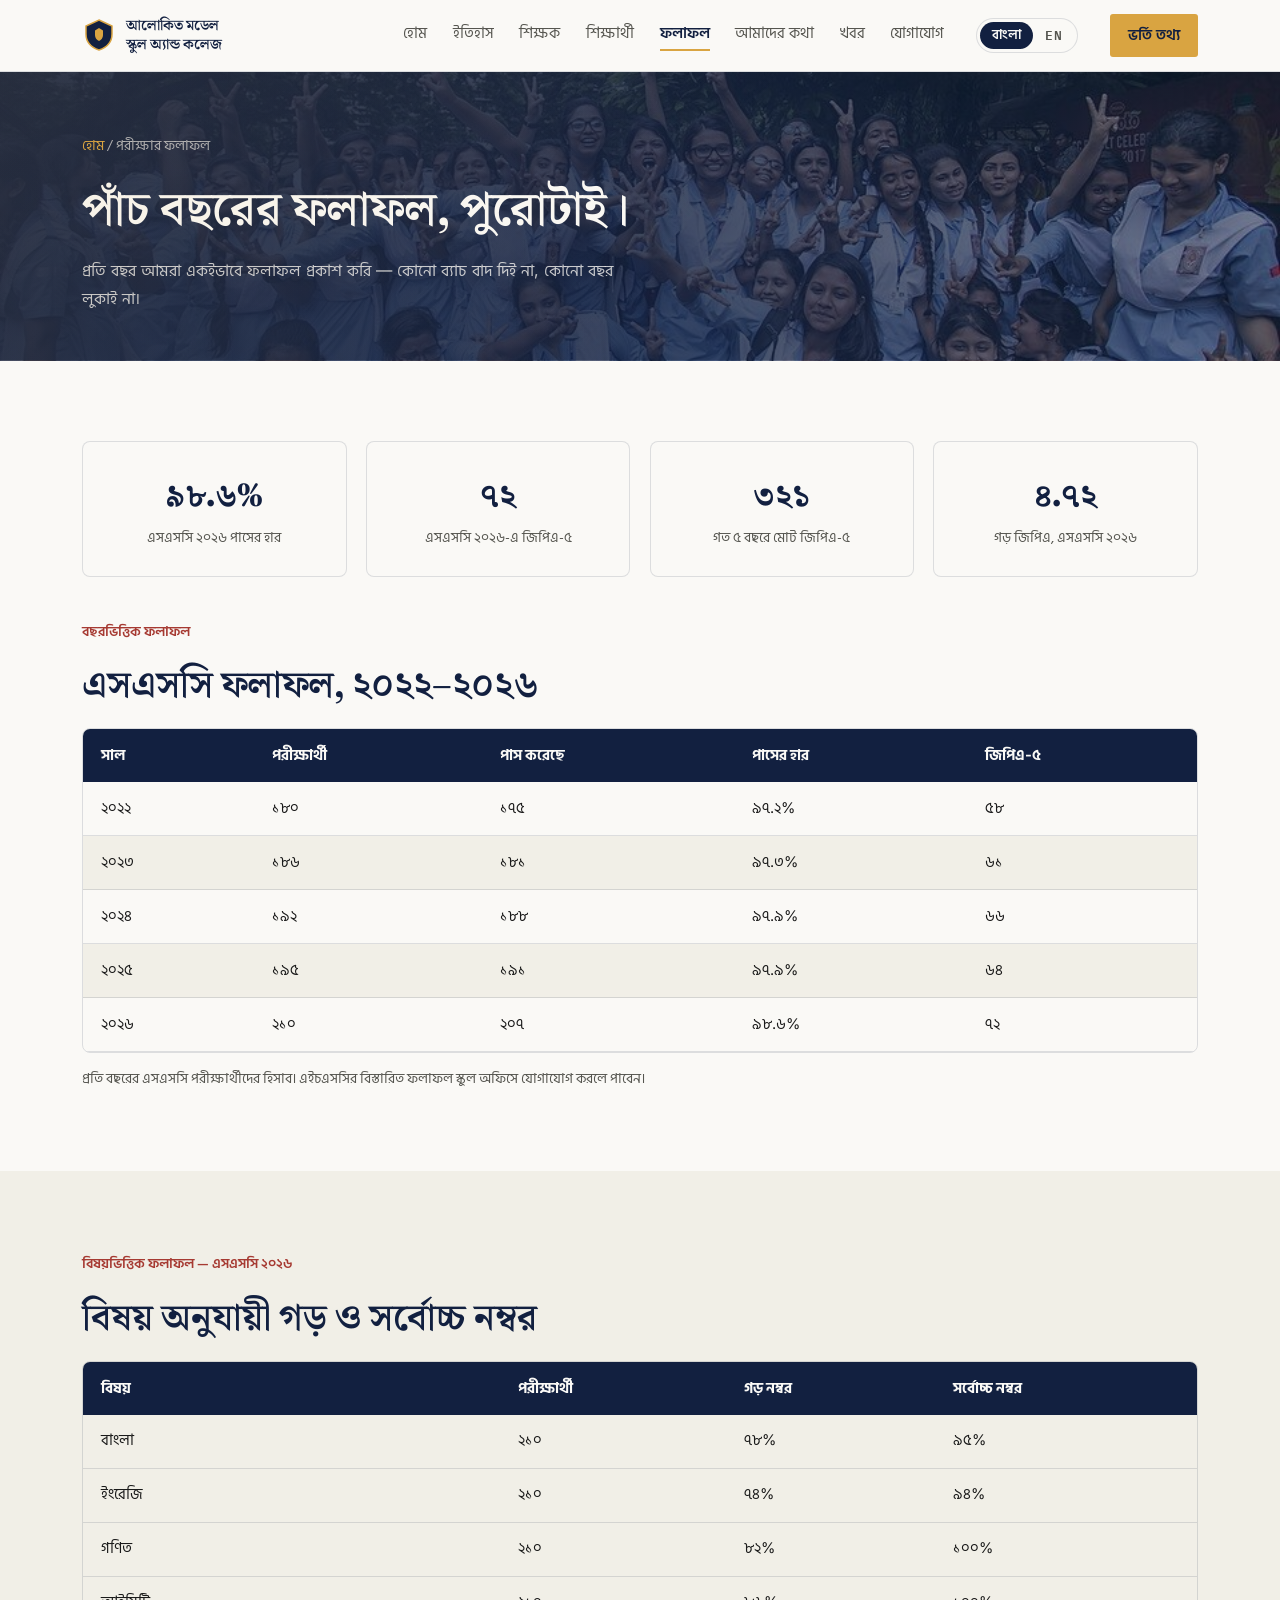
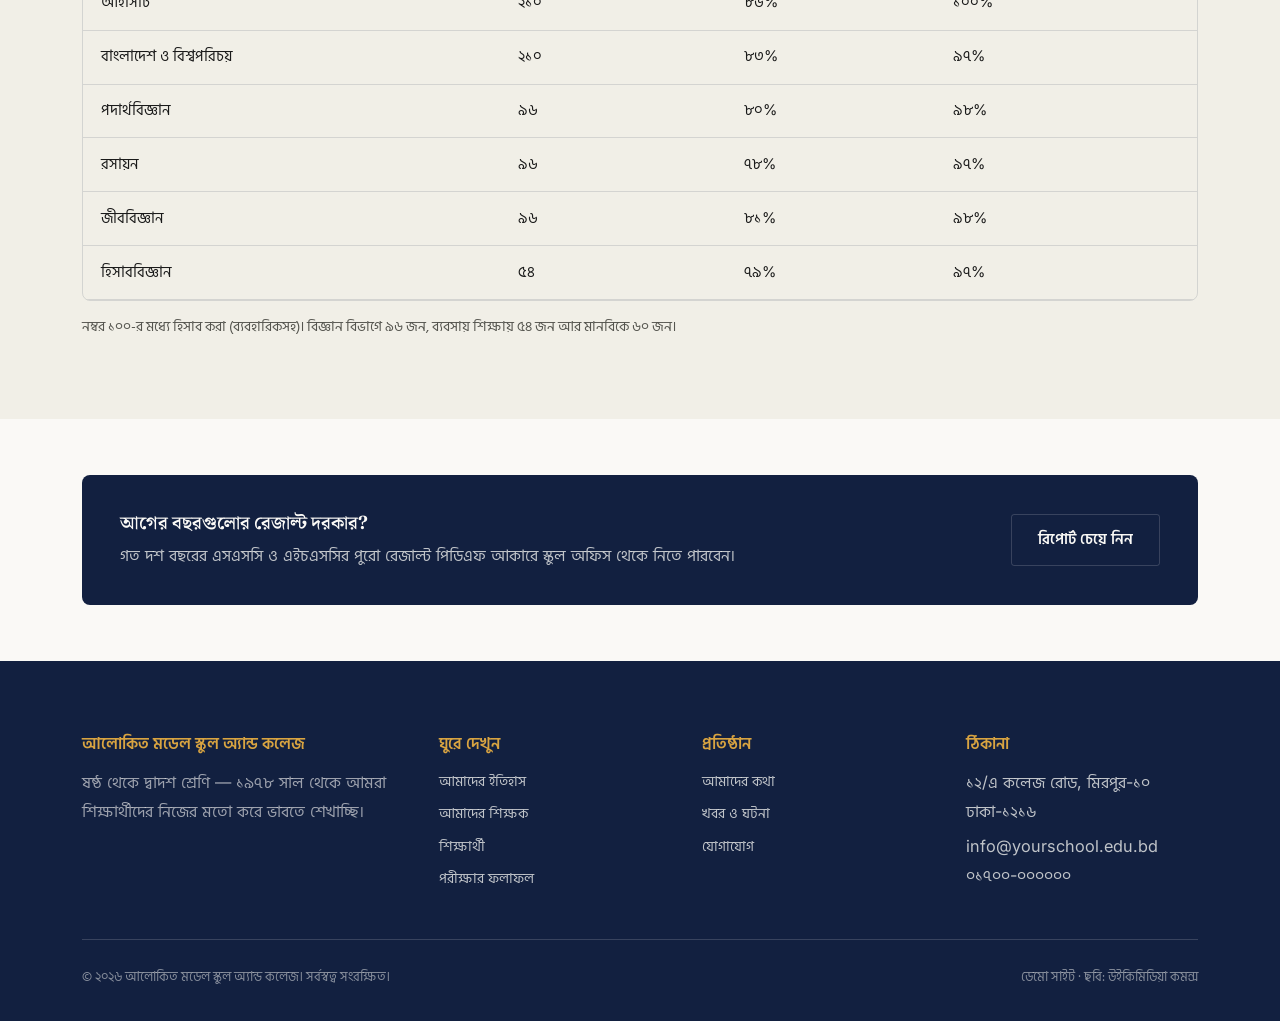
<file: results.html>
<!DOCTYPE html>
<html lang="bn">
<head>
<meta charset="UTF-8">
<meta name="viewport" content="width=device-width, initial-scale=1.0">
<script>try{if(localStorage.getItem("site-lang")==="en"){document.documentElement.lang="en";document.documentElement.classList.add("lang-pending");}}catch(e){}</script>
<title data-en="Exam Results — Alokito Model School &amp; College">পরীক্ষার ফলাফল — আলোকিত মডেল স্কুল অ্যান্ড কলেজ</title>
<link rel="preconnect" href="https://fonts.googleapis.com">
<link rel="preconnect" href="https://fonts.gstatic.com" crossorigin>
<link href="https://fonts.googleapis.com/css2?family=Fraunces:opsz,wght@9..144,400;9..144,600;9..144,700&family=Inter:wght@400;500;600&family=IBM+Plex+Mono:wght@500&family=Hind+Siliguri:wght@400;500;600;700&family=Noto+Serif+Bengali:wght@500;600;700&display=swap" rel="stylesheet">
<link rel="stylesheet" href="style.css">
</head>
<body>

<header class="site-header">
  <div class="header-inner">
    <a href="index.html" class="brand">
      <svg width="34" height="34" viewBox="0 0 34 34" fill="none" xmlns="http://www.w3.org/2000/svg" aria-hidden="true">
        <path d="M17 2L30 8V16C30 24 24.5 29.5 17 32C9.5 29.5 4 24 4 16V8L17 2Z" fill="#122040" stroke="#D9A441" stroke-width="1.5"/>
        <path d="M17 10L21 12.5V17C21 20 19.3 22 17 23C14.7 22 13 20 13 17V12.5L17 10Z" fill="#D9A441"/>
      </svg>
      <span class="brand-name" data-en="Alokito Model<br>School &amp; College">আলোকিত মডেল<br>স্কুল অ্যান্ড কলেজ</span>
    </a>
    <button class="nav-toggle" aria-label="মেনু খুলুন" data-en-aria-label="Toggle menu"><span></span></button>
    <nav class="main-nav">
      <a href="index.html" data-en="Home">হোম</a>
      <a href="history.html" data-en="History">ইতিহাস</a>
      <a href="teachers.html" data-en="Teachers">শিক্ষক</a>
      <a href="students.html" data-en="Students">শিক্ষার্থী</a>
      <a href="results.html" class="active" data-en="Exam Results">ফলাফল</a>
      <a href="about.html" data-en="About">আমাদের কথা</a>
      <a href="blog.html" data-en="News">খবর</a>
      <a href="contact.html" data-en="Contact">যোগাযোগ</a>
    </nav>
    <div class="lang-switch" role="group" aria-label="ভাষা বেছে নিন / Choose language">
      <button type="button" data-lang="bn" aria-pressed="true" lang="bn">বাংলা</button>
      <button type="button" data-lang="en" aria-pressed="false" lang="en">EN</button>
    </div>
    <a href="contact.html" class="btn btn-nav" data-en="Admission">ভর্তি তথ্য</a>
  </div>
</header>

<main>

  <section class="page-hero has-bg" style="--hero-bg: url('images/result-celebration.jpg')">
    <div class="wrap">
      <div class="breadcrumb"><a href="index.html" data-en="Home">হোম</a> / <span data-en="Exam Results">পরীক্ষার ফলাফল</span></div>
      <h1 data-en="Five years of results, in full.">পাঁচ বছরের ফলাফল, পুরোটাই।</h1>
      <p data-en="We publish our results the same way every year — no batch left out, no year hidden.">প্রতি বছর আমরা একইভাবে ফলাফল প্রকাশ করি — কোনো ব্যাচ বাদ দিই না, কোনো বছর লুকাই না।</p>
    </div>
  </section>

  <section class="section">
    <div class="wrap">
      <div class="results-stats">
        <div class="stat"><span class="stat-num" data-en="98.6%">৯৮.৬%</span><span class="stat-label" data-en="SSC 2026 pass rate">এসএসসি ২০২৬ পাসের হার</span></div>
        <div class="stat"><span class="stat-num" data-en="72">৭২</span><span class="stat-label" data-en="GPA-5 in SSC 2026">এসএসসি ২০২৬-এ জিপিএ-৫</span></div>
        <div class="stat"><span class="stat-num" data-en="321">৩২১</span><span class="stat-label" data-en="GPA-5 in the last 5 years">গত ৫ বছরে মোট জিপিএ-৫</span></div>
        <div class="stat"><span class="stat-num" data-en="4.72">৪.৭২</span><span class="stat-label" data-en="average GPA, SSC 2026">গড় জিপিএ, এসএসসি ২০২৬</span></div>
      </div>

      <span class="eyebrow" data-en="Year-Wise Performance">বছরভিত্তিক ফলাফল</span>
      <h2 data-en="SSC results, 2022–2026.">এসএসসি ফলাফল, ২০২২–২০২৬</h2>
      <div class="table-wrap">
        <table>
          <thead>
            <tr><th data-en="Year">সাল</th><th data-en="Appeared">পরীক্ষার্থী</th><th data-en="Passed">পাস করেছে</th><th data-en="Pass %">পাসের হার</th><th data-en="GPA-5">জিপিএ-৫</th></tr>
          </thead>
          <tbody>
            <tr><td data-en="2022">২০২২</td><td data-en="180">১৮০</td><td data-en="175">১৭৫</td><td data-en="97.2%">৯৭.২%</td><td data-en="58">৫৮</td></tr>
            <tr><td data-en="2023">২০২৩</td><td data-en="186">১৮৬</td><td data-en="181">১৮১</td><td data-en="97.3%">৯৭.৩%</td><td data-en="61">৬১</td></tr>
            <tr><td data-en="2024">২০২৪</td><td data-en="192">১৯২</td><td data-en="188">১৮৮</td><td data-en="97.9%">৯৭.৯%</td><td data-en="66">৬৬</td></tr>
            <tr><td data-en="2025">২০২৫</td><td data-en="195">১৯৫</td><td data-en="191">১৯১</td><td data-en="97.9%">৯৭.৯%</td><td data-en="64">৬৪</td></tr>
            <tr><td data-en="2026">২০২৬</td><td data-en="210">২১০</td><td data-en="207">২০৭</td><td data-en="98.6%">৯৮.৬%</td><td data-en="72">৭২</td></tr>
          </tbody>
        </table>
      </div>
      <p class="table-note" data-en="Figures cover each year's SSC candidates. Detailed HSC results are available from the school office on request.">প্রতি বছরের এসএসসি পরীক্ষার্থীদের হিসাব। এইচএসসির বিস্তারিত ফলাফল স্কুল অফিসে যোগাযোগ করলে পাবেন।</p>
    </div>
  </section>

  <section class="section alt">
    <div class="wrap">
      <span class="eyebrow" data-en="Subject-Wise Performance — SSC 2026">বিষয়ভিত্তিক ফলাফল — এসএসসি ২০২৬</span>
      <h2 data-en="Average and top marks by subject.">বিষয় অনুযায়ী গড় ও সর্বোচ্চ নম্বর</h2>
      <div class="table-wrap">
        <table>
          <thead>
            <tr><th data-en="Subject">বিষয়</th><th data-en="Students">পরীক্ষার্থী</th><th data-en="Average Marks">গড় নম্বর</th><th data-en="Top Marks">সর্বোচ্চ নম্বর</th></tr>
          </thead>
          <tbody>
            <tr><td data-en="Bangla">বাংলা</td><td data-en="210">২১০</td><td data-en="78%">৭৮%</td><td data-en="95%">৯৫%</td></tr>
            <tr><td data-en="English">ইংরেজি</td><td data-en="210">২১০</td><td data-en="74%">৭৪%</td><td data-en="94%">৯৪%</td></tr>
            <tr><td data-en="Mathematics">গণিত</td><td data-en="210">২১০</td><td data-en="82%">৮২%</td><td data-en="100%">১০০%</td></tr>
            <tr><td data-en="ICT">আইসিটি</td><td data-en="210">২১০</td><td data-en="86%">৮৬%</td><td data-en="100%">১০০%</td></tr>
            <tr><td data-en="Bangladesh &amp; Global Studies">বাংলাদেশ ও বিশ্বপরিচয়</td><td data-en="210">২১০</td><td data-en="83%">৮৩%</td><td data-en="97%">৯৭%</td></tr>
            <tr><td data-en="Physics">পদার্থবিজ্ঞান</td><td data-en="96">৯৬</td><td data-en="80%">৮০%</td><td data-en="98%">৯৮%</td></tr>
            <tr><td data-en="Chemistry">রসায়ন</td><td data-en="96">৯৬</td><td data-en="78%">৭৮%</td><td data-en="97%">৯৭%</td></tr>
            <tr><td data-en="Biology">জীববিজ্ঞান</td><td data-en="96">৯৬</td><td data-en="81%">৮১%</td><td data-en="98%">৯৮%</td></tr>
            <tr><td data-en="Accounting">হিসাববিজ্ঞান</td><td data-en="54">৫৪</td><td data-en="79%">৭৯%</td><td data-en="97%">৯৭%</td></tr>
          </tbody>
        </table>
      </div>
      <p class="table-note" data-en="Marks are out of 100, including practicals. Science: 96 students, Business Studies: 54, Humanities: 60.">নম্বর ১০০-র মধ্যে হিসাব করা (ব্যবহারিকসহ)। বিজ্ঞান বিভাগে ৯৬ জন, ব্যবসায় শিক্ষায় ৫৪ জন আর মানবিকে ৬০ জন।</p>
    </div>
  </section>

  <section class="section tight">
    <div class="wrap">
      <div class="cta-banner">
        <div>
          <h3 data-en="Need results from earlier years?">আগের বছরগুলোর রেজাল্ট দরকার?</h3>
          <p data-en="Full SSC and HSC results for the last ten years are available as a PDF from the school office.">গত দশ বছরের এসএসসি ও এইচএসসির পুরো রেজাল্ট পিডিএফ আকারে স্কুল অফিস থেকে নিতে পারবেন।</p>
        </div>
        <a href="contact.html" class="btn btn-ghost-light" data-en="Request the Report">রিপোর্ট চেয়ে নিন</a>
      </div>
    </div>
  </section>

</main>

<footer class="site-footer">
  <div class="wrap">
    <div class="footer-grid">
      <div class="footer-brand">
        <h4 data-en="Alokito Model School &amp; College">আলোকিত মডেল স্কুল অ্যান্ড কলেজ</h4>
        <p data-en="Class 6 to 12 — helping students learn to think for themselves since 1978.">ষষ্ঠ থেকে দ্বাদশ শ্রেণি — ১৯৭৮ সাল থেকে আমরা শিক্ষার্থীদের নিজের মতো করে ভাবতে শেখাচ্ছি।</p>
      </div>
      <div>
        <h4 data-en="Explore">ঘুরে দেখুন</h4>
        <a href="history.html" data-en="Our History">আমাদের ইতিহাস</a>
        <a href="teachers.html" data-en="Our Teachers">আমাদের শিক্ষক</a>
        <a href="students.html" data-en="Our Students">শিক্ষার্থী</a>
        <a href="results.html" data-en="Exam Results">পরীক্ষার ফলাফল</a>
      </div>
      <div>
        <h4 data-en="School">প্রতিষ্ঠান</h4>
        <a href="about.html" data-en="About Us">আমাদের কথা</a>
        <a href="blog.html" data-en="News">খবর ও ঘটনা</a>
        <a href="contact.html" data-en="Contact">যোগাযোগ</a>
      </div>
      <div>
        <h4 data-en="Visit">ঠিকানা</h4>
        <p data-en="12/A College Road, Mirpur-10<br>Dhaka-1216">১২/এ কলেজ রোড, মিরপুর-১০<br>ঢাকা-১২১৬</p>
        <p data-en="info@yourschool.edu.bd<br>01700-000000">info@yourschool.edu.bd<br>০১৭০০-০০০০০০</p>
      </div>
    </div>
    <div class="footer-bottom">
      <span data-en="© 2026 Alokito Model School &amp; College. All rights reserved.">© ২০২৬ আলোকিত মডেল স্কুল অ্যান্ড কলেজ। সর্বস্বত্ব সংরক্ষিত।</span>
      <span><span data-en="Demo site · Photos:">ডেমো সাইট · ছবি:</span> <a href="images/CREDITS.md" data-en="Wikimedia Commons contributors">উইকিমিডিয়া কমন্স</a></span>
    </div>
  </div>
</footer>
<button id="back-to-top" class="back-to-top" aria-label="উপরে যান" data-en-aria-label="Back to top">&#8593;</button>
<script src="script.js"></script>
</body>
</html>
</file>
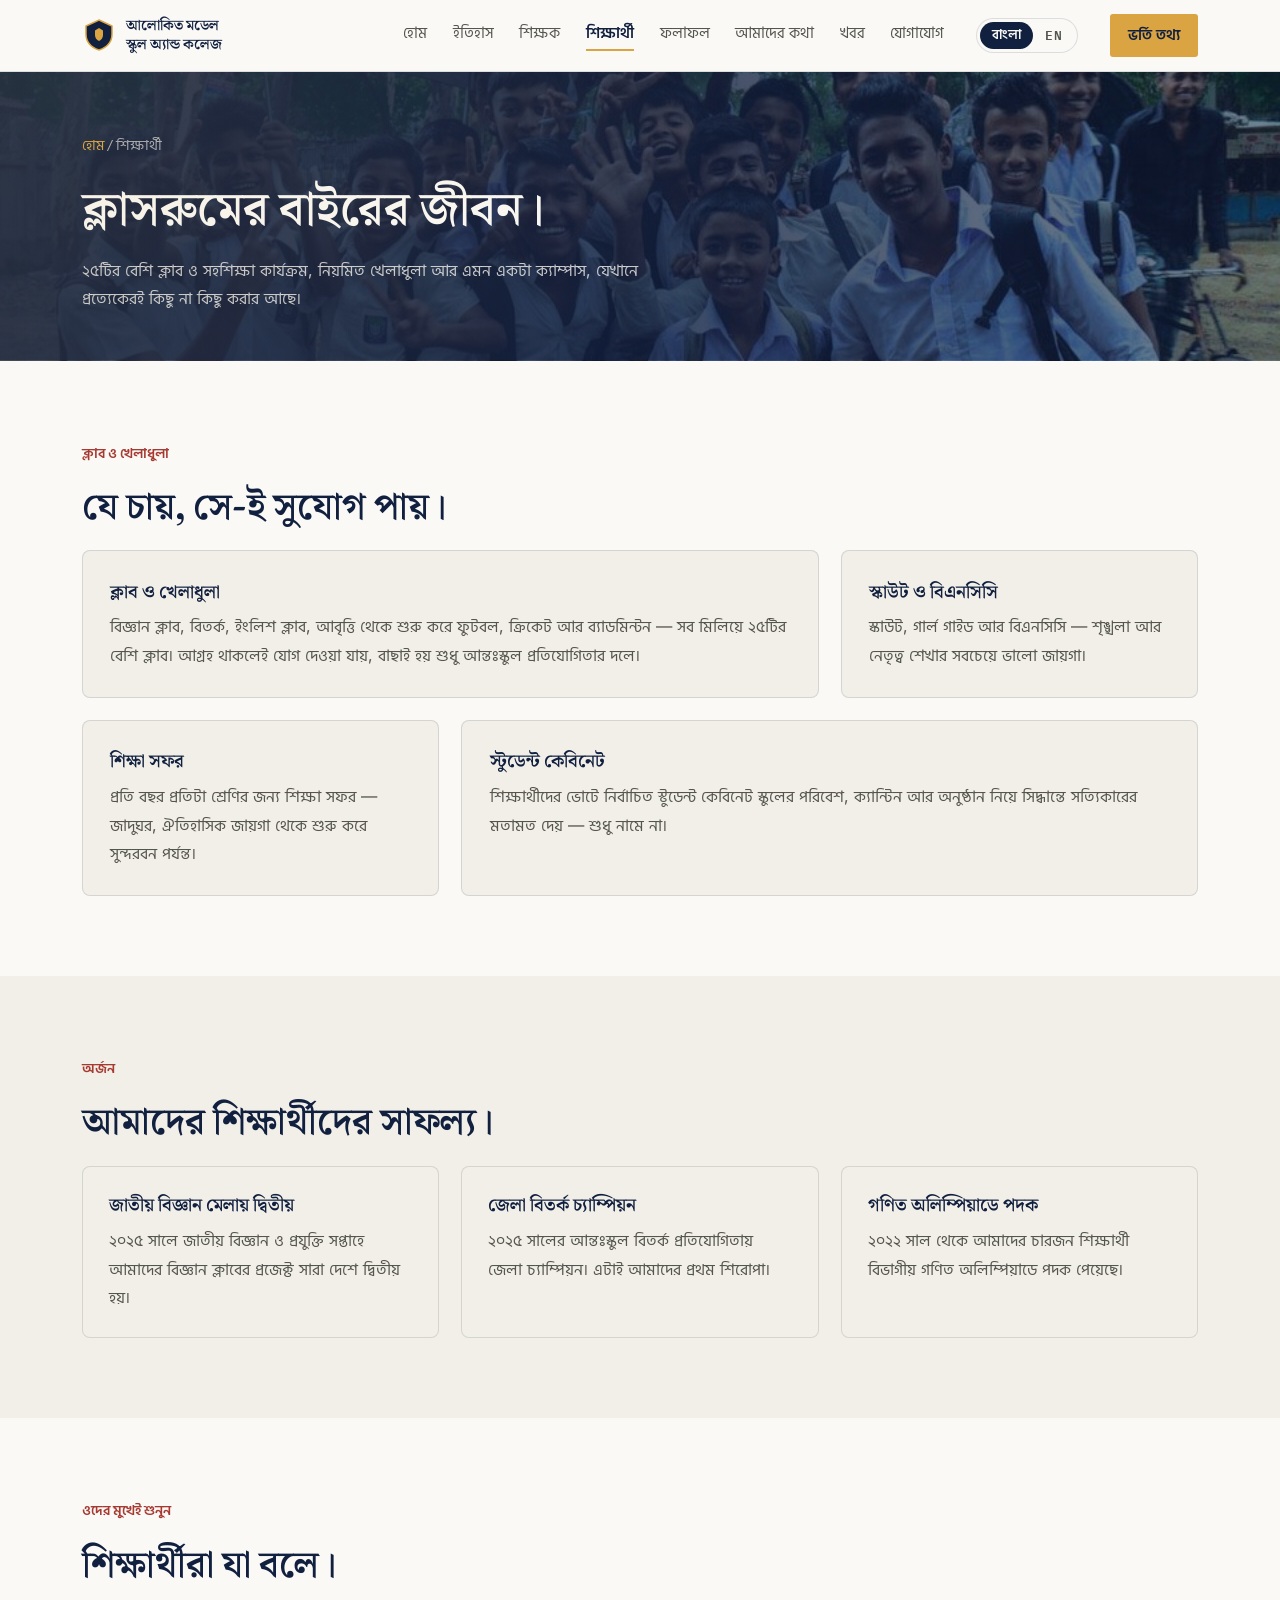
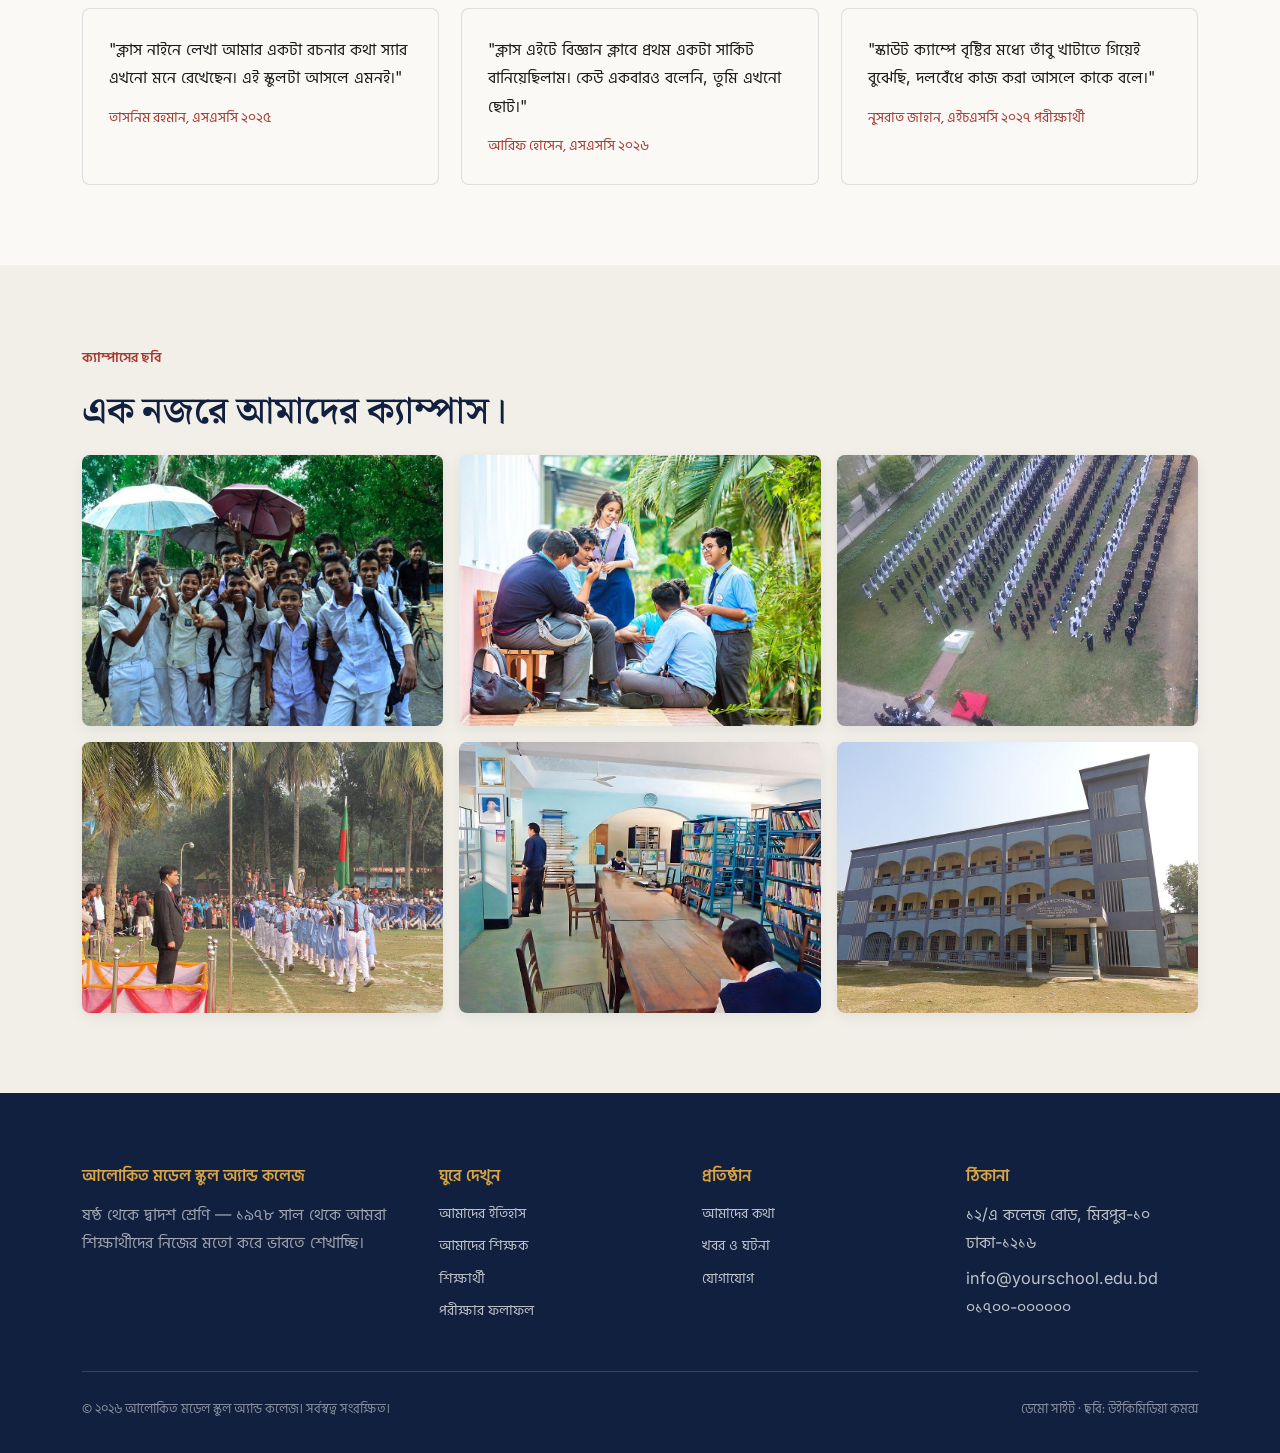
<file: students.html>
<!DOCTYPE html>
<html lang="bn">
<head>
<meta charset="UTF-8">
<meta name="viewport" content="width=device-width, initial-scale=1.0">
<script>try{if(localStorage.getItem("site-lang")==="en"){document.documentElement.lang="en";document.documentElement.classList.add("lang-pending");}}catch(e){}</script>
<title data-en="Students — Alokito Model School &amp; College">শিক্ষার্থী — আলোকিত মডেল স্কুল অ্যান্ড কলেজ</title>
<link rel="preconnect" href="https://fonts.googleapis.com">
<link rel="preconnect" href="https://fonts.gstatic.com" crossorigin>
<link href="https://fonts.googleapis.com/css2?family=Fraunces:opsz,wght@9..144,400;9..144,600;9..144,700&family=Inter:wght@400;500;600&family=IBM+Plex+Mono:wght@500&family=Hind+Siliguri:wght@400;500;600;700&family=Noto+Serif+Bengali:wght@500;600;700&display=swap" rel="stylesheet">
<link rel="stylesheet" href="style.css">
</head>
<body>

<header class="site-header">
  <div class="header-inner">
    <a href="index.html" class="brand">
      <svg width="34" height="34" viewBox="0 0 34 34" fill="none" xmlns="http://www.w3.org/2000/svg" aria-hidden="true">
        <path d="M17 2L30 8V16C30 24 24.5 29.5 17 32C9.5 29.5 4 24 4 16V8L17 2Z" fill="#122040" stroke="#D9A441" stroke-width="1.5"/>
        <path d="M17 10L21 12.5V17C21 20 19.3 22 17 23C14.7 22 13 20 13 17V12.5L17 10Z" fill="#D9A441"/>
      </svg>
      <span class="brand-name" data-en="Alokito Model<br>School &amp; College">আলোকিত মডেল<br>স্কুল অ্যান্ড কলেজ</span>
    </a>
    <button class="nav-toggle" aria-label="মেনু খুলুন" data-en-aria-label="Toggle menu"><span></span></button>
    <nav class="main-nav">
      <a href="index.html" data-en="Home">হোম</a>
      <a href="history.html" data-en="History">ইতিহাস</a>
      <a href="teachers.html" data-en="Teachers">শিক্ষক</a>
      <a href="students.html" class="active" data-en="Students">শিক্ষার্থী</a>
      <a href="results.html" data-en="Exam Results">ফলাফল</a>
      <a href="about.html" data-en="About">আমাদের কথা</a>
      <a href="blog.html" data-en="News">খবর</a>
      <a href="contact.html" data-en="Contact">যোগাযোগ</a>
    </nav>
    <div class="lang-switch" role="group" aria-label="ভাষা বেছে নিন / Choose language">
      <button type="button" data-lang="bn" aria-pressed="true" lang="bn">বাংলা</button>
      <button type="button" data-lang="en" aria-pressed="false" lang="en">EN</button>
    </div>
    <a href="contact.html" class="btn btn-nav" data-en="Admission">ভর্তি তথ্য</a>
  </div>
</header>

<main>

  <section class="page-hero has-bg" style="--hero-bg: url('images/students-group.jpg')">
    <div class="wrap">
      <div class="breadcrumb"><a href="index.html" data-en="Home">হোম</a> / <span data-en="Students">শিক্ষার্থী</span></div>
      <h1 data-en="Life outside the classroom.">ক্লাসরুমের বাইরের জীবন।</h1>
      <p data-en="More than 25 clubs and activities, regular sports, and a campus where everyone has something to do.">২৫টির বেশি ক্লাব ও সহশিক্ষা কার্যক্রম, নিয়মিত খেলাধুলা আর এমন একটা ক্যাম্পাস, যেখানে প্রত্যেকেরই কিছু না কিছু করার আছে।</p>
    </div>
  </section>

  <section class="section">
    <div class="wrap">
      <span class="eyebrow" data-en="Clubs &amp; Sports">ক্লাব ও খেলাধুলা</span>
      <h2 data-en="Anyone who wants to take part, can.">যে চায়, সে-ই সুযোগ পায়।</h2>
      <div class="life-grid">
        <div class="life-block block-lg">
          <h3 data-en="Clubs &amp; Sports">ক্লাব ও খেলাধুলা</h3>
          <p data-en="From the science club, debate, English club, and recitation to football, cricket, and badminton — there are more than 25 clubs. Anyone interested can join; we only hold trials for inter-school competition teams.">বিজ্ঞান ক্লাব, বিতর্ক, ইংলিশ ক্লাব, আবৃত্তি থেকে শুরু করে ফুটবল, ক্রিকেট আর ব্যাডমিন্টন — সব মিলিয়ে ২৫টির বেশি ক্লাব। আগ্রহ থাকলেই যোগ দেওয়া যায়, বাছাই হয় শুধু আন্তঃস্কুল প্রতিযোগিতার দলে।</p>
        </div>
        <div class="life-block">
          <h3 data-en="Scouts &amp; BNCC">স্কাউট ও বিএনসিসি</h3>
          <p data-en="Scouts, Girl Guides, and BNCC — the best place to learn discipline and leadership.">স্কাউট, গার্ল গাইড আর বিএনসিসি — শৃঙ্খলা আর নেতৃত্ব শেখার সবচেয়ে ভালো জায়গা।</p>
        </div>
        <div class="life-block">
          <h3 data-en="Study Tours">শিক্ষা সফর</h3>
          <p data-en="A study tour every year for every class — from museums and historic sites all the way to the Sundarbans.">প্রতি বছর প্রতিটা শ্রেণির জন্য শিক্ষা সফর — জাদুঘর, ঐতিহাসিক জায়গা থেকে শুরু করে সুন্দরবন পর্যন্ত।</p>
        </div>
        <div class="life-block block-lg">
          <h3 data-en="Student Cabinet">স্টুডেন্ট কেবিনেট</h3>
          <p data-en="The student cabinet, elected by the students themselves, has a real say in decisions about the school environment, the canteen, and events.">শিক্ষার্থীদের ভোটে নির্বাচিত স্টুডেন্ট কেবিনেট স্কুলের পরিবেশ, ক্যান্টিন আর অনুষ্ঠান নিয়ে সিদ্ধান্তে সত্যিকারের মতামত দেয় — শুধু নামে না।</p>
        </div>
      </div>
    </div>
  </section>

  <section class="section alt">
    <div class="wrap">
      <span class="eyebrow" data-en="Recognition">অর্জন</span>
      <h2 data-en="What our students have achieved.">আমাদের শিক্ষার্থীদের সাফল্য।</h2>
      <div class="card-grid cols-3">
        <div class="value-card">
          <h3 data-en="National Science Fair runners-up">জাতীয় বিজ্ঞান মেলায় দ্বিতীয়</h3>
          <p data-en="In 2025, our science club's project came second in the country at National Science &amp; Technology Week.">২০২৫ সালে জাতীয় বিজ্ঞান ও প্রযুক্তি সপ্তাহে আমাদের বিজ্ঞান ক্লাবের প্রজেক্ট সারা দেশে দ্বিতীয় হয়।</p>
        </div>
        <div class="value-card">
          <h3 data-en="District debate champions">জেলা বিতর্ক চ্যাম্পিয়ন</h3>
          <p data-en="District champions at the 2025 inter-school debate competition — our first ever title.">২০২৫ সালের আন্তঃস্কুল বিতর্ক প্রতিযোগিতায় জেলা চ্যাম্পিয়ন। এটাই আমাদের প্রথম শিরোপা।</p>
        </div>
        <div class="value-card">
          <h3 data-en="Math Olympiad medals">গণিত অলিম্পিয়াডে পদক</h3>
          <p data-en="Since 2022, four of our students have won medals at the divisional Math Olympiad.">২০২২ সাল থেকে আমাদের চারজন শিক্ষার্থী বিভাগীয় গণিত অলিম্পিয়াডে পদক পেয়েছে।</p>
        </div>
      </div>
    </div>
  </section>

  <section class="section">
    <div class="wrap">
      <span class="eyebrow" data-en="In Their Words">ওদের মুখেই শুনুন</span>
      <h2 data-en="What students say.">শিক্ষার্থীরা যা বলে।</h2>
      <div class="testimonial-grid">
        <div class="testimonial-card">
          <p data-en="&quot;My teacher still remembers an essay I wrote in Class 9. That's the kind of place this is.&quot;">"ক্লাস নাইনে লেখা আমার একটা রচনার কথা স্যার এখনো মনে রেখেছেন। এই স্কুলটা আসলে এমনই।"</p>
          <cite data-en="Tasnim Rahman, SSC 2025">তাসনিম রহমান, এসএসসি ২০২৫</cite>
        </div>
        <div class="testimonial-card">
          <p data-en="&quot;I built my first circuit in the science club in Class 8. Nobody told me I was too young to try.&quot;">"ক্লাস এইটে বিজ্ঞান ক্লাবে প্রথম একটা সার্কিট বানিয়েছিলাম। কেউ একবারও বলেনি, তুমি এখনো ছোট।"</p>
          <cite data-en="Arif Hossain, SSC 2026">আরিফ হোসেন, এসএসসি ২০২৬</cite>
        </div>
        <div class="testimonial-card">
          <p data-en="&quot;Pitching a tent in the rain at scout camp taught me what teamwork really means.&quot;">"স্কাউট ক্যাম্পে বৃষ্টির মধ্যে তাঁবু খাটাতে গিয়েই বুঝেছি, দলবেঁধে কাজ করা আসলে কাকে বলে।"</p>
          <cite data-en="Nusrat Jahan, HSC 2027 candidate">নুসরাত জাহান, এইচএসসি ২০২৭ পরীক্ষার্থী</cite>
        </div>
      </div>
    </div>
  </section>

  <section class="section alt">
    <div class="wrap">
      <span class="eyebrow" data-en="Campus Gallery">ক্যাম্পাসের ছবি</span>
      <h2 data-en="A look around.">এক নজরে আমাদের ক্যাম্পাস।</h2>
      <div class="gallery-grid">
        <img src="images/students-group.jpg" alt="স্কুল ড্রেস পরা একদল ছাত্র" data-en-alt="A group of students in school uniform" loading="lazy">
        <img src="images/students-campus.jpg" alt="ক্যাম্পাসে আড্ডা দিচ্ছে শিক্ষার্থীরা" data-en-alt="Students chatting on campus" loading="lazy">
        <img src="images/assembly.jpg" alt="সকালের সমাবেশে সারিবদ্ধ শিক্ষার্থীরা" data-en-alt="Students lined up for morning assembly" loading="lazy">
        <img src="images/parade.jpg" alt="জাতীয় পতাকা হাতে কুচকাওয়াজ" data-en-alt="Students marching with the national flag" loading="lazy">
        <img src="images/library.jpg" alt="স্কুলের পাঠাগার" data-en-alt="The school library" loading="lazy">
        <img src="images/school-building.jpg" alt="স্কুলের একাডেমিক ভবন" data-en-alt="The school's academic building" loading="lazy">
      </div>
    </div>
  </section>

</main>

<footer class="site-footer">
  <div class="wrap">
    <div class="footer-grid">
      <div class="footer-brand">
        <h4 data-en="Alokito Model School &amp; College">আলোকিত মডেল স্কুল অ্যান্ড কলেজ</h4>
        <p data-en="Class 6 to 12 — helping students learn to think for themselves since 1978.">ষষ্ঠ থেকে দ্বাদশ শ্রেণি — ১৯৭৮ সাল থেকে আমরা শিক্ষার্থীদের নিজের মতো করে ভাবতে শেখাচ্ছি।</p>
      </div>
      <div>
        <h4 data-en="Explore">ঘুরে দেখুন</h4>
        <a href="history.html" data-en="Our History">আমাদের ইতিহাস</a>
        <a href="teachers.html" data-en="Our Teachers">আমাদের শিক্ষক</a>
        <a href="students.html" data-en="Our Students">শিক্ষার্থী</a>
        <a href="results.html" data-en="Exam Results">পরীক্ষার ফলাফল</a>
      </div>
      <div>
        <h4 data-en="School">প্রতিষ্ঠান</h4>
        <a href="about.html" data-en="About Us">আমাদের কথা</a>
        <a href="blog.html" data-en="News">খবর ও ঘটনা</a>
        <a href="contact.html" data-en="Contact">যোগাযোগ</a>
      </div>
      <div>
        <h4 data-en="Visit">ঠিকানা</h4>
        <p data-en="12/A College Road, Mirpur-10<br>Dhaka-1216">১২/এ কলেজ রোড, মিরপুর-১০<br>ঢাকা-১২১৬</p>
        <p data-en="info@yourschool.edu.bd<br>01700-000000">info@yourschool.edu.bd<br>০১৭০০-০০০০০০</p>
      </div>
    </div>
    <div class="footer-bottom">
      <span data-en="© 2026 Alokito Model School &amp; College. All rights reserved.">© ২০২৬ আলোকিত মডেল স্কুল অ্যান্ড কলেজ। সর্বস্বত্ব সংরক্ষিত।</span>
      <span><span data-en="Demo site · Photos:">ডেমো সাইট · ছবি:</span> <a href="images/CREDITS.md" data-en="Wikimedia Commons contributors">উইকিমিডিয়া কমন্স</a></span>
    </div>
  </div>
</footer>
<button id="back-to-top" class="back-to-top" aria-label="উপরে যান" data-en-aria-label="Back to top">&#8593;</button>
<script src="script.js"></script>
</body>
</html>
</file>
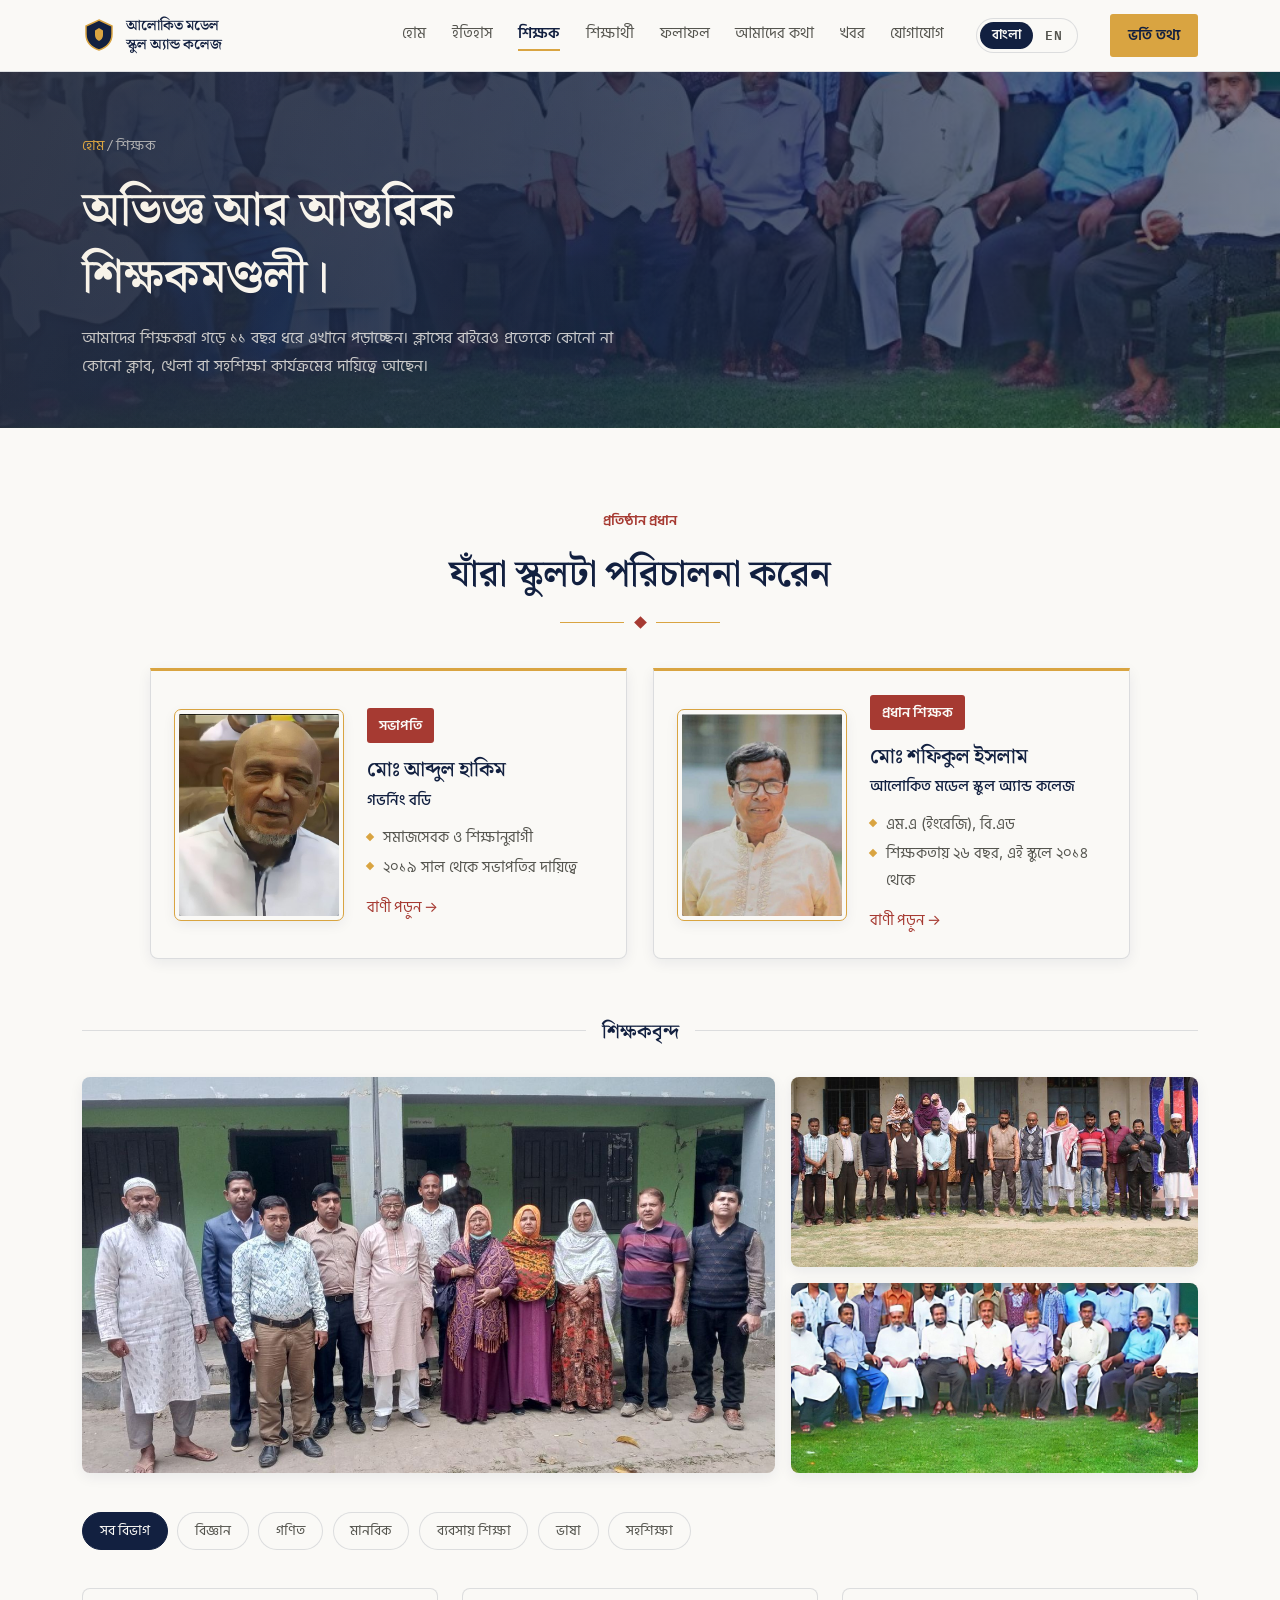
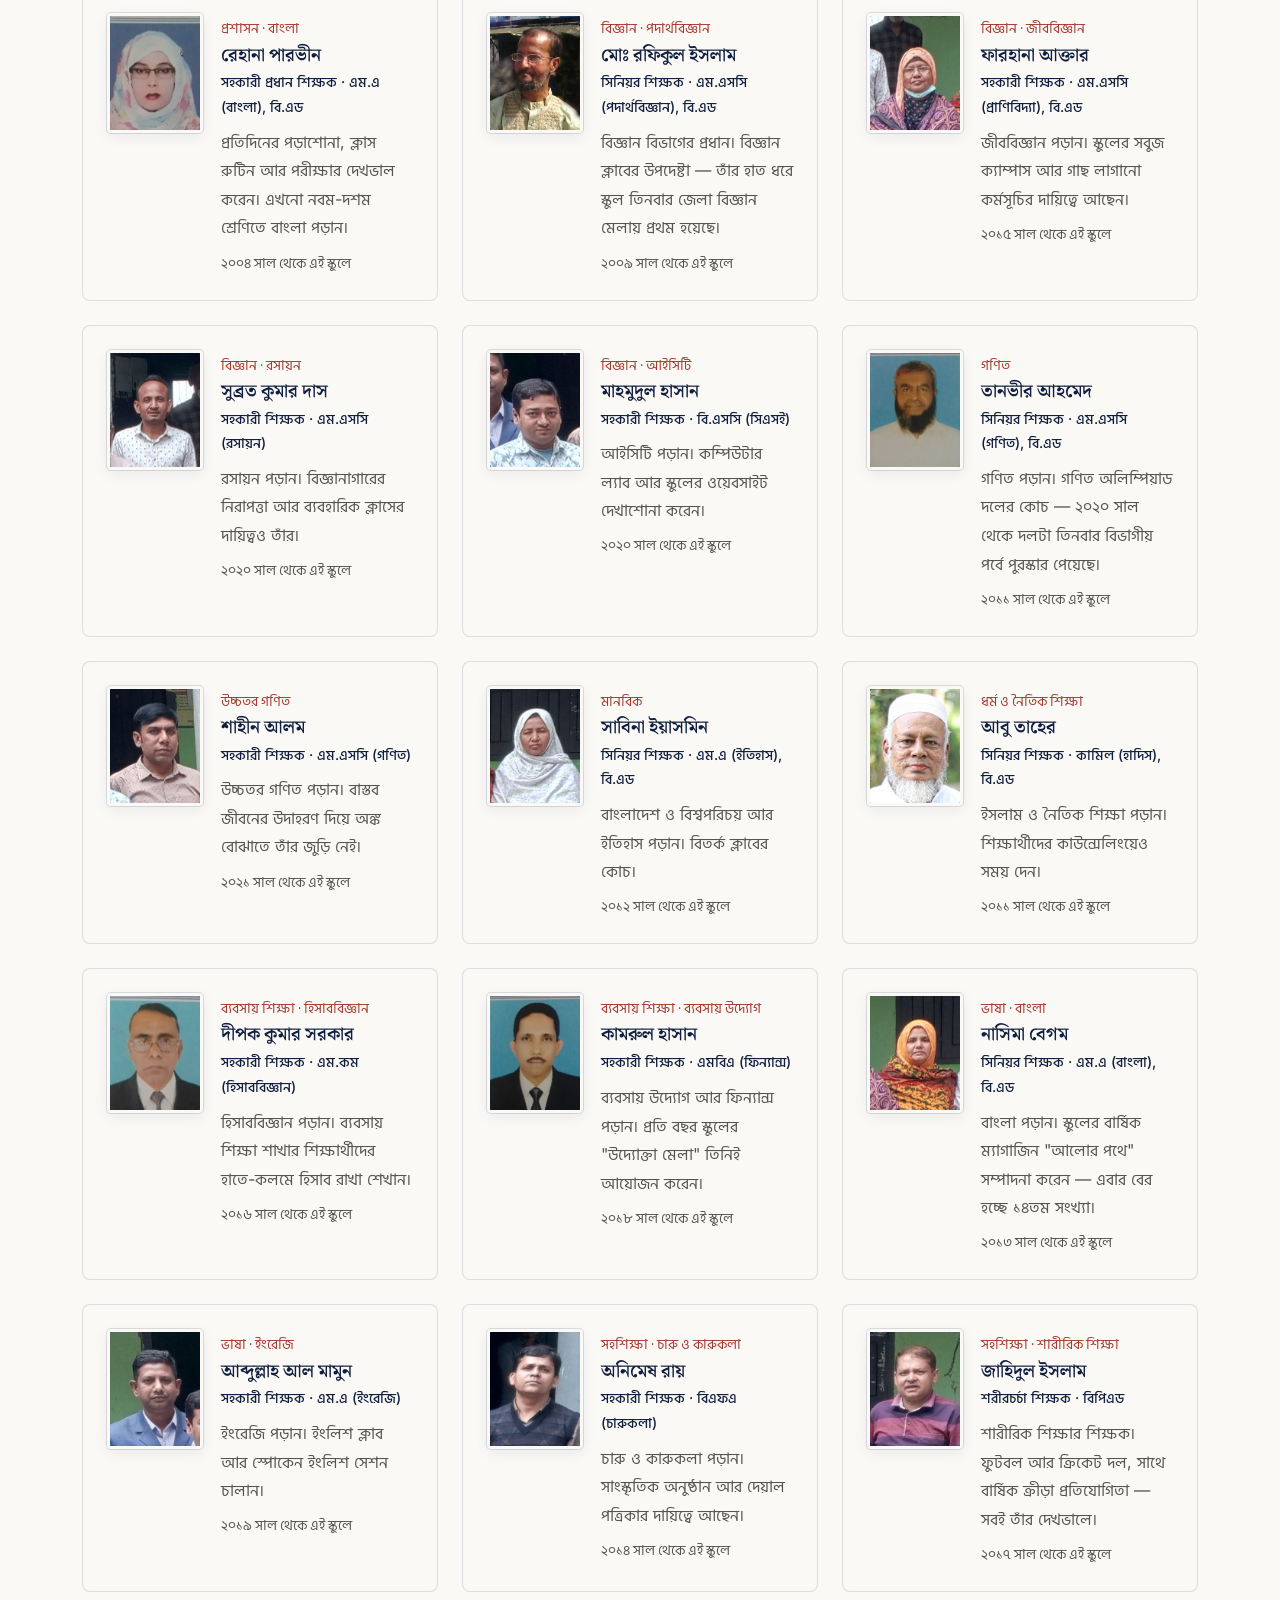
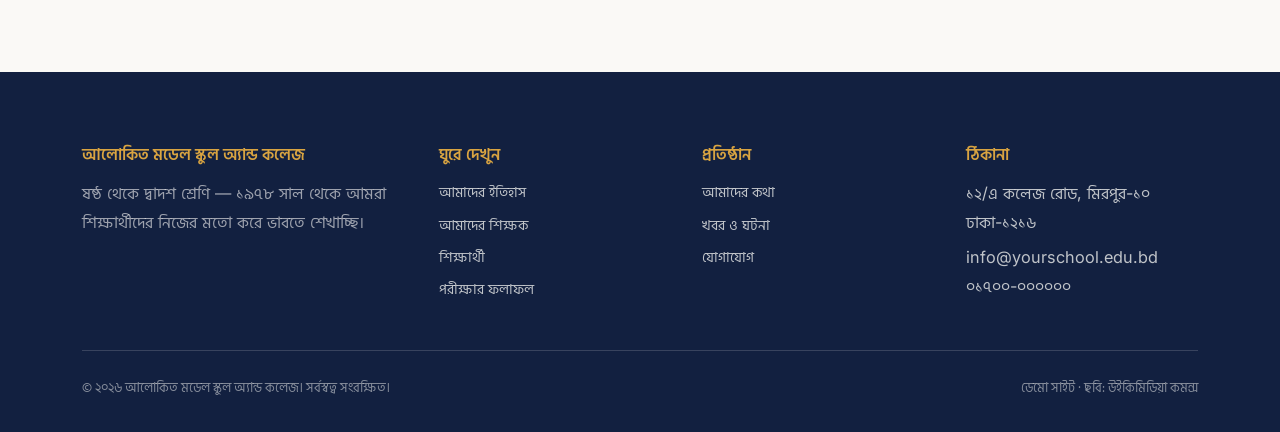
<file: teachers.html>
<!DOCTYPE html>
<html lang="bn">
<head>
<meta charset="UTF-8">
<meta name="viewport" content="width=device-width, initial-scale=1.0">
<script>try{if(localStorage.getItem("site-lang")==="en"){document.documentElement.lang="en";document.documentElement.classList.add("lang-pending");}}catch(e){}</script>
<title data-en="Teachers — Alokito Model School &amp; College">শিক্ষকমণ্ডলী — আলোকিত মডেল স্কুল অ্যান্ড কলেজ</title>
<link rel="preconnect" href="https://fonts.googleapis.com">
<link rel="preconnect" href="https://fonts.gstatic.com" crossorigin>
<link href="https://fonts.googleapis.com/css2?family=Fraunces:opsz,wght@9..144,400;9..144,600;9..144,700&family=Inter:wght@400;500;600&family=IBM+Plex+Mono:wght@500&family=Hind+Siliguri:wght@400;500;600;700&family=Noto+Serif+Bengali:wght@500;600;700&display=swap" rel="stylesheet">
<link rel="stylesheet" href="style.css">
</head>
<body>

<header class="site-header">
  <div class="header-inner">
    <a href="index.html" class="brand">
      <svg width="34" height="34" viewBox="0 0 34 34" fill="none" xmlns="http://www.w3.org/2000/svg" aria-hidden="true">
        <path d="M17 2L30 8V16C30 24 24.5 29.5 17 32C9.5 29.5 4 24 4 16V8L17 2Z" fill="#122040" stroke="#D9A441" stroke-width="1.5"/>
        <path d="M17 10L21 12.5V17C21 20 19.3 22 17 23C14.7 22 13 20 13 17V12.5L17 10Z" fill="#D9A441"/>
      </svg>
      <span class="brand-name" data-en="Alokito Model<br>School &amp; College">আলোকিত মডেল<br>স্কুল অ্যান্ড কলেজ</span>
    </a>
    <button class="nav-toggle" aria-label="মেনু খুলুন" data-en-aria-label="Toggle menu"><span></span></button>
    <nav class="main-nav">
      <a href="index.html" data-en="Home">হোম</a>
      <a href="history.html" data-en="History">ইতিহাস</a>
      <a href="teachers.html" class="active" data-en="Teachers">শিক্ষক</a>
      <a href="students.html" data-en="Students">শিক্ষার্থী</a>
      <a href="results.html" data-en="Exam Results">ফলাফল</a>
      <a href="about.html" data-en="About">আমাদের কথা</a>
      <a href="blog.html" data-en="News">খবর</a>
      <a href="contact.html" data-en="Contact">যোগাযোগ</a>
    </nav>
    <div class="lang-switch" role="group" aria-label="ভাষা বেছে নিন / Choose language">
      <button type="button" data-lang="bn" aria-pressed="true" lang="bn">বাংলা</button>
      <button type="button" data-lang="en" aria-pressed="false" lang="en">EN</button>
    </div>
    <a href="contact.html" class="btn btn-nav" data-en="Admission">ভর্তি তথ্য</a>
  </div>
</header>

<main>

  <section class="page-hero has-bg" style="--hero-bg: url('images/teachers-students.jpg')">
    <div class="wrap">
      <div class="breadcrumb"><a href="index.html" data-en="Home">হোম</a> / <span data-en="Teachers">শিক্ষক</span></div>
      <h1 data-en="Experienced teachers who truly care.">অভিজ্ঞ আর আন্তরিক শিক্ষকমণ্ডলী।</h1>
      <p data-en="On average, our teachers have been teaching here for 11 years. Outside class, every one of them also looks after a club, a sport, or another activity.">আমাদের শিক্ষকরা গড়ে ১১ বছর ধরে এখানে পড়াচ্ছেন। ক্লাসের বাইরেও প্রত্যেকে কোনো না কোনো ক্লাব, খেলা বা সহশিক্ষা কার্যক্রমের দায়িত্বে আছেন।</p>
    </div>
  </section>

  <section class="section staff-section">
    <div class="wrap">
      <div class="team-heading">
        <span class="eyebrow center" data-en="Heads of the Institution">প্রতিষ্ঠান প্রধান</span>
        <h2 data-en="Leading the school">যাঁরা স্কুলটা পরিচালনা করেন</h2>
        <div class="team-divider"><span></span><i></i><span></span></div>
      </div>

      <div class="head-grid">
        <article class="head-card">
          <div class="head-photo"><img src="images/people/chairman.jpg" alt="মোঃ আব্দুল হাকিম, সভাপতি" data-en-alt="Md. Abdul Hakim, Chairman" width="480" height="600" loading="lazy"></div>
          <div class="head-body">
            <span class="head-badge" data-en="Chairman">সভাপতি</span>
            <h3 data-en="Md. Abdul Hakim">মোঃ আব্দুল হাকিম</h3>
            <p class="head-role" data-en="Governing Body">গভর্নিং বডি</p>
            <ul class="head-meta">
            <li data-en="Social worker and patron of education">সমাজসেবক ও শিক্ষানুরাগী</li>
            <li data-en="Chairman since 2019">২০১৯ সাল থেকে সভাপতির দায়িত্বে</li>
            </ul>
            <a class="more" href="index.html#messages" data-en="Read message →">বাণী পড়ুন →</a>
          </div>
        </article>
        <article class="head-card">
          <div class="head-photo"><img src="images/people/headmaster.jpg" alt="মোঃ শফিকুল ইসলাম, প্রধান শিক্ষক" data-en-alt="Md. Shafiqul Islam, Headmaster" width="480" height="600" loading="lazy"></div>
          <div class="head-body">
            <span class="head-badge" data-en="Headmaster">প্রধান শিক্ষক</span>
            <h3 data-en="Md. Shafiqul Islam">মোঃ শফিকুল ইসলাম</h3>
            <p class="head-role" data-en="Alokito Model School &amp; College">আলোকিত মডেল স্কুল অ্যান্ড কলেজ</p>
            <ul class="head-meta">
            <li data-en="M.A. (English), B.Ed">এম.এ (ইংরেজি), বি.এড</li>
            <li data-en="26 years of teaching, here since 2014">শিক্ষকতায় ২৬ বছর, এই স্কুলে ২০১৪ থেকে</li>
            </ul>
            <a class="more" href="index.html#messages" data-en="Read message →">বাণী পড়ুন →</a>
          </div>
        </article>
      </div>

      <div class="staff-subhead"><span data-en="Teachers">শিক্ষকবৃন্দ</span></div>

      <div class="staff-photos">
        <figure class="staff-photo-main">
          <img src="images/teachers-group.jpg" alt="স্কুলের সামনে দাঁড়ানো শিক্ষক-শিক্ষিকারা" data-en-alt="Teachers standing in front of a school building" width="1400" height="735" loading="lazy">
        </figure>
        <figure>
          <img src="images/teachers-group-2.jpg" alt="স্কুল মাঠে শিক্ষকদের গ্রুপ ছবি" data-en-alt="Teachers' group photo on the school ground" width="1000" height="377" loading="lazy">
        </figure>
        <figure>
          <img src="images/teachers-students.jpg" alt="শিক্ষার্থীদের সাথে শিক্ষকরা" data-en-alt="Teachers with their students" width="1000" height="536" loading="lazy">
        </figure>
      </div>

      <div class="filter-bar">
        <button class="filter-btn active" data-filter="all" data-en="All Departments">সব বিভাগ</button>
        <button class="filter-btn" data-filter="sciences" data-en="Science">বিজ্ঞান</button>
        <button class="filter-btn" data-filter="mathematics" data-en="Mathematics">গণিত</button>
        <button class="filter-btn" data-filter="humanities" data-en="Humanities">মানবিক</button>
        <button class="filter-btn" data-filter="business" data-en="Business Studies">ব্যবসায় শিক্ষা</button>
        <button class="filter-btn" data-filter="languages" data-en="Languages">ভাষা</button>
        <button class="filter-btn" data-filter="arts" data-en="Co-curricular">সহশিক্ষা</button>
      </div>

      <div class="teacher-grid">

        <div class="teacher-card" data-dept="admin">
          <img class="teacher-photo" src="images/people/asst-headmaster.jpg" alt="রেহানা পারভীন" data-en-alt="Rehana Parvin" width="480" height="600" loading="lazy">
          <div class="teacher-info">
            <span class="teacher-dept" data-en="Administration · Bangla">প্রশাসন · বাংলা</span>
            <h3 data-en="Rehana Parvin">রেহানা পারভীন</h3>
            <span class="teacher-desig"><span data-en="Assistant Headmaster">সহকারী প্রধান শিক্ষক</span> · <span data-en="M.A. (Bangla), B.Ed">এম.এ (বাংলা), বি.এড</span></span>
            <p data-en="Looks after daily academics, the class routine, and exams. Still teaches Bangla to Class 9 and 10.">প্রতিদিনের পড়াশোনা, ক্লাস রুটিন আর পরীক্ষার দেখভাল করেন। এখনো নবম-দশম শ্রেণিতে বাংলা পড়ান।</p>
            <span class="teacher-years" data-en="At Alokito since 2004">২০০৪ সাল থেকে এই স্কুলে</span>
          </div>
        </div>

        <div class="teacher-card" data-dept="sciences">
          <img class="teacher-photo" src="images/people/rafiqul.jpg" alt="মোঃ রফিকুল ইসলাম" data-en-alt="Md. Rafiqul Islam" width="480" height="600" loading="lazy">
          <div class="teacher-info">
            <span class="teacher-dept" data-en="Science · Physics">বিজ্ঞান · পদার্থবিজ্ঞান</span>
            <h3 data-en="Md. Rafiqul Islam">মোঃ রফিকুল ইসলাম</h3>
            <span class="teacher-desig"><span data-en="Senior Teacher">সিনিয়র শিক্ষক</span> · <span data-en="M.Sc. (Physics), B.Ed">এম.এসসি (পদার্থবিজ্ঞান), বি.এড</span></span>
            <p data-en="Head of the science department. Advises the science club, which has won the district science fair three times under his guidance.">বিজ্ঞান বিভাগের প্রধান। বিজ্ঞান ক্লাবের উপদেষ্টা — তাঁর হাত ধরে স্কুল তিনবার জেলা বিজ্ঞান মেলায় প্রথম হয়েছে।</p>
            <span class="teacher-years" data-en="At Alokito since 2009">২০০৯ সাল থেকে এই স্কুলে</span>
          </div>
        </div>

        <div class="teacher-card" data-dept="sciences">
          <img class="teacher-photo" src="images/people/farhana.jpg" alt="ফারহানা আক্তার" data-en-alt="Farhana Akter" width="480" height="600" loading="lazy">
          <div class="teacher-info">
            <span class="teacher-dept" data-en="Science · Biology">বিজ্ঞান · জীববিজ্ঞান</span>
            <h3 data-en="Farhana Akter">ফারহানা আক্তার</h3>
            <span class="teacher-desig"><span data-en="Assistant Teacher">সহকারী শিক্ষক</span> · <span data-en="M.Sc. (Zoology), B.Ed">এম.এসসি (প্রাণিবিদ্যা), বি.এড</span></span>
            <p data-en="Teaches biology and runs the green campus and tree-planting programme.">জীববিজ্ঞান পড়ান। স্কুলের সবুজ ক্যাম্পাস আর গাছ লাগানো কর্মসূচির দায়িত্বে আছেন।</p>
            <span class="teacher-years" data-en="At Alokito since 2015">২০১৫ সাল থেকে এই স্কুলে</span>
          </div>
        </div>

        <div class="teacher-card" data-dept="sciences">
          <img class="teacher-photo" src="images/people/subrata.jpg" alt="সুব্রত কুমার দাস" data-en-alt="Subrata Kumar Das" width="480" height="600" loading="lazy">
          <div class="teacher-info">
            <span class="teacher-dept" data-en="Science · Chemistry">বিজ্ঞান · রসায়ন</span>
            <h3 data-en="Subrata Kumar Das">সুব্রত কুমার দাস</h3>
            <span class="teacher-desig"><span data-en="Assistant Teacher">সহকারী শিক্ষক</span> · <span data-en="M.Sc. (Chemistry)">এম.এসসি (রসায়ন)</span></span>
            <p data-en="Teaches chemistry and is in charge of lab safety and all practical classes.">রসায়ন পড়ান। বিজ্ঞানাগারের নিরাপত্তা আর ব্যবহারিক ক্লাসের দায়িত্বও তাঁর।</p>
            <span class="teacher-years" data-en="At Alokito since 2020">২০২০ সাল থেকে এই স্কুলে</span>
          </div>
        </div>

        <div class="teacher-card" data-dept="sciences">
          <img class="teacher-photo" src="images/people/mahmudul.jpg" alt="মাহমুদুল হাসান" data-en-alt="Mahmudul Hasan" width="480" height="600" loading="lazy">
          <div class="teacher-info">
            <span class="teacher-dept" data-en="Science · ICT">বিজ্ঞান · আইসিটি</span>
            <h3 data-en="Mahmudul Hasan">মাহমুদুল হাসান</h3>
            <span class="teacher-desig"><span data-en="Assistant Teacher">সহকারী শিক্ষক</span> · <span data-en="B.Sc. (CSE)">বি.এসসি (সিএসই)</span></span>
            <p data-en="Teaches ICT and looks after the computer lab and the school website.">আইসিটি পড়ান। কম্পিউটার ল্যাব আর স্কুলের ওয়েবসাইট দেখাশোনা করেন।</p>
            <span class="teacher-years" data-en="At Alokito since 2020">২০২০ সাল থেকে এই স্কুলে</span>
          </div>
        </div>

        <div class="teacher-card" data-dept="mathematics">
          <img class="teacher-photo" src="images/people/tanvir.jpg" alt="তানভীর আহমেদ" data-en-alt="Tanvir Ahmed" width="480" height="600" loading="lazy">
          <div class="teacher-info">
            <span class="teacher-dept" data-en="Mathematics">গণিত</span>
            <h3 data-en="Tanvir Ahmed">তানভীর আহমেদ</h3>
            <span class="teacher-desig"><span data-en="Senior Teacher">সিনিয়র শিক্ষক</span> · <span data-en="M.Sc. (Mathematics), B.Ed">এম.এসসি (গণিত), বি.এড</span></span>
            <p data-en="Teaches mathematics and coaches the Math Olympiad team, which has won divisional prizes three times since 2020.">গণিত পড়ান। গণিত অলিম্পিয়াড দলের কোচ — ২০২০ সাল থেকে দলটা তিনবার বিভাগীয় পর্বে পুরস্কার পেয়েছে।</p>
            <span class="teacher-years" data-en="At Alokito since 2011">২০১১ সাল থেকে এই স্কুলে</span>
          </div>
        </div>

        <div class="teacher-card" data-dept="mathematics">
          <img class="teacher-photo" src="images/people/shahin.jpg" alt="শাহীন আলম" data-en-alt="Shahin Alam" width="480" height="600" loading="lazy">
          <div class="teacher-info">
            <span class="teacher-dept" data-en="Higher Mathematics">উচ্চতর গণিত</span>
            <h3 data-en="Shahin Alam">শাহীন আলম</h3>
            <span class="teacher-desig"><span data-en="Assistant Teacher">সহকারী শিক্ষক</span> · <span data-en="M.Sc. (Mathematics)">এম.এসসি (গণিত)</span></span>
            <p data-en="Teaches higher mathematics. Nobody explains maths with real-life examples quite like him.">উচ্চতর গণিত পড়ান। বাস্তব জীবনের উদাহরণ দিয়ে অঙ্ক বোঝাতে তাঁর জুড়ি নেই।</p>
            <span class="teacher-years" data-en="At Alokito since 2021">২০২১ সাল থেকে এই স্কুলে</span>
          </div>
        </div>

        <div class="teacher-card" data-dept="humanities">
          <img class="teacher-photo" src="images/people/sabina.jpg" alt="সাবিনা ইয়াসমিন" data-en-alt="Sabina Yasmin" width="480" height="600" loading="lazy">
          <div class="teacher-info">
            <span class="teacher-dept" data-en="Humanities">মানবিক</span>
            <h3 data-en="Sabina Yasmin">সাবিনা ইয়াসমিন</h3>
            <span class="teacher-desig"><span data-en="Senior Teacher">সিনিয়র শিক্ষক</span> · <span data-en="M.A. (History), B.Ed">এম.এ (ইতিহাস), বি.এড</span></span>
            <p data-en="Teaches Bangladesh &amp; Global Studies and history. Coaches the debate club.">বাংলাদেশ ও বিশ্বপরিচয় আর ইতিহাস পড়ান। বিতর্ক ক্লাবের কোচ।</p>
            <span class="teacher-years" data-en="At Alokito since 2012">২০১২ সাল থেকে এই স্কুলে</span>
          </div>
        </div>

        <div class="teacher-card" data-dept="humanities">
          <img class="teacher-photo" src="images/people/abu-taher.jpg" alt="আবু তাহের" data-en-alt="Abu Taher" width="480" height="600" loading="lazy">
          <div class="teacher-info">
            <span class="teacher-dept" data-en="Religion &amp; Moral Education">ধর্ম ও নৈতিক শিক্ষা</span>
            <h3 data-en="Abu Taher">আবু তাহের</h3>
            <span class="teacher-desig"><span data-en="Senior Teacher">সিনিয়র শিক্ষক</span> · <span data-en="Kamil (Hadith), B.Ed">কামিল (হাদিস), বি.এড</span></span>
            <p data-en="Teaches Islam &amp; Moral Education and also gives time to student counselling.">ইসলাম ও নৈতিক শিক্ষা পড়ান। শিক্ষার্থীদের কাউন্সেলিংয়েও সময় দেন।</p>
            <span class="teacher-years" data-en="At Alokito since 2011">২০১১ সাল থেকে এই স্কুলে</span>
          </div>
        </div>

        <div class="teacher-card" data-dept="business">
          <img class="teacher-photo" src="images/people/dipak.jpg" alt="দীপক কুমার সরকার" data-en-alt="Dipak Kumar Sarkar" width="480" height="600" loading="lazy">
          <div class="teacher-info">
            <span class="teacher-dept" data-en="Business Studies · Accounting">ব্যবসায় শিক্ষা · হিসাববিজ্ঞান</span>
            <h3 data-en="Dipak Kumar Sarkar">দীপক কুমার সরকার</h3>
            <span class="teacher-desig"><span data-en="Assistant Teacher">সহকারী শিক্ষক</span> · <span data-en="M.Com (Accounting)">এম.কম (হিসাববিজ্ঞান)</span></span>
            <p data-en="Teaches accounting and shows business students how to keep real books, hands-on.">হিসাববিজ্ঞান পড়ান। ব্যবসায় শিক্ষা শাখার শিক্ষার্থীদের হাতে-কলমে হিসাব রাখা শেখান।</p>
            <span class="teacher-years" data-en="At Alokito since 2016">২০১৬ সাল থেকে এই স্কুলে</span>
          </div>
        </div>

        <div class="teacher-card" data-dept="business">
          <img class="teacher-photo" src="images/people/kamrul.jpg" alt="কামরুল হাসান" data-en-alt="Kamrul Hasan" width="480" height="600" loading="lazy">
          <div class="teacher-info">
            <span class="teacher-dept" data-en="Business Studies · Entrepreneurship">ব্যবসায় শিক্ষা · ব্যবসায় উদ্যোগ</span>
            <h3 data-en="Kamrul Hasan">কামরুল হাসান</h3>
            <span class="teacher-desig"><span data-en="Assistant Teacher">সহকারী শিক্ষক</span> · <span data-en="MBA (Finance)">এমবিএ (ফিন্যান্স)</span></span>
            <p data-en="Teaches business entrepreneurship and finance, and organises the school's yearly entrepreneur fair.">ব্যবসায় উদ্যোগ আর ফিন্যান্স পড়ান। প্রতি বছর স্কুলের "উদ্যোক্তা মেলা" তিনিই আয়োজন করেন।</p>
            <span class="teacher-years" data-en="At Alokito since 2018">২০১৮ সাল থেকে এই স্কুলে</span>
          </div>
        </div>

        <div class="teacher-card" data-dept="languages">
          <img class="teacher-photo" src="images/people/nasima.jpg" alt="নাসিমা বেগম" data-en-alt="Nasima Begum" width="480" height="600" loading="lazy">
          <div class="teacher-info">
            <span class="teacher-dept" data-en="Languages · Bangla">ভাষা · বাংলা</span>
            <h3 data-en="Nasima Begum">নাসিমা বেগম</h3>
            <span class="teacher-desig"><span data-en="Senior Teacher">সিনিয়র শিক্ষক</span> · <span data-en="M.A. (Bangla), B.Ed">এম.এ (বাংলা), বি.এড</span></span>
            <p data-en="Teaches Bangla and edits the school's annual magazine &quot;Alor Pothe&quot;, now in its 14th issue.">বাংলা পড়ান। স্কুলের বার্ষিক ম্যাগাজিন "আলোর পথে" সম্পাদনা করেন — এবার বের হচ্ছে ১৪তম সংখ্যা।</p>
            <span class="teacher-years" data-en="At Alokito since 2013">২০১৩ সাল থেকে এই স্কুলে</span>
          </div>
        </div>

        <div class="teacher-card" data-dept="languages">
          <img class="teacher-photo" src="images/people/mamun.jpg" alt="আব্দুল্লাহ আল মামুন" data-en-alt="Abdullah Al Mamun" width="480" height="600" loading="lazy">
          <div class="teacher-info">
            <span class="teacher-dept" data-en="Languages · English">ভাষা · ইংরেজি</span>
            <h3 data-en="Abdullah Al Mamun">আব্দুল্লাহ আল মামুন</h3>
            <span class="teacher-desig"><span data-en="Assistant Teacher">সহকারী শিক্ষক</span> · <span data-en="M.A. (English)">এম.এ (ইংরেজি)</span></span>
            <p data-en="Teaches English and runs the English club and spoken English sessions.">ইংরেজি পড়ান। ইংলিশ ক্লাব আর স্পোকেন ইংলিশ সেশন চালান।</p>
            <span class="teacher-years" data-en="At Alokito since 2019">২০১৯ সাল থেকে এই স্কুলে</span>
          </div>
        </div>

        <div class="teacher-card" data-dept="arts">
          <img class="teacher-photo" src="images/people/animesh.jpg" alt="অনিমেষ রায়" data-en-alt="Animesh Roy" width="480" height="600" loading="lazy">
          <div class="teacher-info">
            <span class="teacher-dept" data-en="Co-curricular · Arts &amp; Crafts">সহশিক্ষা · চারু ও কারুকলা</span>
            <h3 data-en="Animesh Roy">অনিমেষ রায়</h3>
            <span class="teacher-desig"><span data-en="Assistant Teacher">সহকারী শিক্ষক</span> · <span data-en="BFA (Fine Arts)">বিএফএ (চারুকলা)</span></span>
            <p data-en="Teaches arts and crafts and looks after cultural programmes and the wall magazine.">চারু ও কারুকলা পড়ান। সাংস্কৃতিক অনুষ্ঠান আর দেয়াল পত্রিকার দায়িত্বে আছেন।</p>
            <span class="teacher-years" data-en="At Alokito since 2014">২০১৪ সাল থেকে এই স্কুলে</span>
          </div>
        </div>

        <div class="teacher-card" data-dept="arts">
          <img class="teacher-photo" src="images/people/zahidul.jpg" alt="জাহিদুল ইসলাম" data-en-alt="Zahidul Islam" width="480" height="600" loading="lazy">
          <div class="teacher-info">
            <span class="teacher-dept" data-en="Co-curricular · Physical Education">সহশিক্ষা · শারীরিক শিক্ষা</span>
            <h3 data-en="Zahidul Islam">জাহিদুল ইসলাম</h3>
            <span class="teacher-desig"><span data-en="Physical Education Teacher">শরীরচর্চা শিক্ষক</span> · <span data-en="B.P.Ed">বিপিএড</span></span>
            <p data-en="Physical education teacher. Looks after the football and cricket teams and the annual sports day.">শারীরিক শিক্ষার শিক্ষক। ফুটবল আর ক্রিকেট দল, সাথে বার্ষিক ক্রীড়া প্রতিযোগিতা — সবই তাঁর দেখভালে।</p>
            <span class="teacher-years" data-en="At Alokito since 2017">২০১৭ সাল থেকে এই স্কুলে</span>
          </div>
        </div>

      </div>
    </div>
  </section>

</main>

<footer class="site-footer">
  <div class="wrap">
    <div class="footer-grid">
      <div class="footer-brand">
        <h4 data-en="Alokito Model School &amp; College">আলোকিত মডেল স্কুল অ্যান্ড কলেজ</h4>
        <p data-en="Class 6 to 12 — helping students learn to think for themselves since 1978.">ষষ্ঠ থেকে দ্বাদশ শ্রেণি — ১৯৭৮ সাল থেকে আমরা শিক্ষার্থীদের নিজের মতো করে ভাবতে শেখাচ্ছি।</p>
      </div>
      <div>
        <h4 data-en="Explore">ঘুরে দেখুন</h4>
        <a href="history.html" data-en="Our History">আমাদের ইতিহাস</a>
        <a href="teachers.html" data-en="Our Teachers">আমাদের শিক্ষক</a>
        <a href="students.html" data-en="Our Students">শিক্ষার্থী</a>
        <a href="results.html" data-en="Exam Results">পরীক্ষার ফলাফল</a>
      </div>
      <div>
        <h4 data-en="School">প্রতিষ্ঠান</h4>
        <a href="about.html" data-en="About Us">আমাদের কথা</a>
        <a href="blog.html" data-en="News">খবর ও ঘটনা</a>
        <a href="contact.html" data-en="Contact">যোগাযোগ</a>
      </div>
      <div>
        <h4 data-en="Visit">ঠিকানা</h4>
        <p data-en="12/A College Road, Mirpur-10<br>Dhaka-1216">১২/এ কলেজ রোড, মিরপুর-১০<br>ঢাকা-১২১৬</p>
        <p data-en="info@yourschool.edu.bd<br>01700-000000">info@yourschool.edu.bd<br>০১৭০০-০০০০০০</p>
      </div>
    </div>
    <div class="footer-bottom">
      <span data-en="© 2026 Alokito Model School &amp; College. All rights reserved.">© ২০২৬ আলোকিত মডেল স্কুল অ্যান্ড কলেজ। সর্বস্বত্ব সংরক্ষিত।</span>
      <span><span data-en="Demo site · Photos:">ডেমো সাইট · ছবি:</span> <a href="images/CREDITS.md" data-en="Wikimedia Commons contributors">উইকিমিডিয়া কমন্স</a></span>
    </div>
  </div>
</footer>
<button id="back-to-top" class="back-to-top" aria-label="উপরে যান" data-en-aria-label="Back to top">&#8593;</button>
<script src="script.js"></script>
</body>
</html>
</file>
<file: style.css>
/* ===========================================================
   SCHOOL SITE — shared stylesheet (used by every page)
   Palette : navy #122040 · gold #D9A441 · brick #A63A32 · forest #2F4F3E
   Type    : Fraunces (display) / Inter (body) / IBM Plex Mono (utility)
             Bengali: Noto Serif Bengali (display) / Hind Siliguri (body)
=========================================================== */

:root{
  --navy: #122040;
  --navy-2: #1B2E52;
  --gold: #D9A441;
  --gold-dim: #B98A36;
  --brick: #A63A32;
  --forest: #2F4F3E;
  --paper: #FAF9F6;
  --paper-dim: #F1EFE7;
  --ink: #1A1A1A;
  --ink-soft: #55554F;
  --line: rgba(18,32,64,0.13);
  --line-dark: rgba(250,249,246,0.16);
  --radius: 8px;
  --shadow: 0 14px 34px rgba(18,32,64,0.10);
  --shadow-sm: 0 4px 14px rgba(18,32,64,0.07);

  --font-display: "Fraunces", "Noto Serif Bengali", Georgia, serif;
  --font-body: "Inter", "Hind Siliguri", -apple-system, BlinkMacSystemFont, sans-serif;
  --font-mono: "IBM Plex Mono", "Hind Siliguri", monospace;
}

*{ box-sizing: border-box; margin: 0; padding: 0; }
html{ scroll-behavior: smooth; }
body{
  font-family: var(--font-body);
  color: var(--ink);
  background: var(--paper);
  line-height: 1.6;
  -webkit-font-smoothing: antialiased;
}
img{ max-width: 100%; height: auto; display: block; }
a{ color: inherit; text-decoration: none; }
ul{ list-style: none; }
button{ font-family: inherit; cursor: pointer; }

h1,h2,h3,h4{ font-family: var(--font-display); color: var(--navy); line-height: 1.14; font-weight: 600; }
h2{ font-size: clamp(1.7rem, 3vw, 2.35rem); margin-bottom: 1.1rem; }
h3{ font-size: 1.15rem; margin-bottom: 0.5rem; }
p{ color: var(--ink-soft); }

.wrap{ max-width: 1180px; margin: 0 auto; padding: 0 2rem; }
.section{ padding: 5rem 0; }
.section.tight{ padding: 3.5rem 0; }
.section.alt{ background: var(--paper-dim); }
.center{ text-align: center; }

.eyebrow{
  font-family: var(--font-mono);
  font-size: 0.76rem;
  letter-spacing: 0.06em;
  text-transform: uppercase;
  color: var(--brick);
  margin-bottom: 0.9rem;
  display: block;
}

/* ---------- buttons ---------- */
.btn{
  display: inline-flex;
  align-items: center;
  gap: 0.4rem;
  padding: 0.85rem 1.6rem;
  border-radius: 3px;
  font-family: var(--font-mono);
  font-size: 0.76rem;
  letter-spacing: 0.04em;
  text-transform: uppercase;
  border: 1px solid transparent;
  transition: transform 0.15s ease, background 0.2s ease, color 0.2s ease, border-color 0.2s ease;
}
.btn:hover{ transform: translateY(-2px); }
.btn-primary{ background: var(--brick); color: var(--paper); }
.btn-primary:hover{ background: #8c2f28; }
.btn-ghost{ color: var(--navy); border-color: var(--navy); }
.btn-ghost:hover{ background: var(--navy); color: var(--paper); }
.btn-ghost-light{ color: var(--paper); border-color: var(--line-dark); }
.btn-ghost-light:hover{ background: var(--paper); color: var(--navy); }
.btn-nav{ background: var(--gold); color: var(--navy); font-weight: 600; padding: 0.6rem 1.15rem; }
.btn-nav:hover{ background: #c6912f; }

/* ---------- header / nav ---------- */
.site-header{
  position: sticky; top: 0; z-index: 60;
  background: rgba(250,249,246,0.96);
  backdrop-filter: blur(6px);
  border-bottom: 1px solid var(--line);
}
.header-inner{
  max-width: 1180px; margin: 0 auto; padding: 0.85rem 2rem;
  display: flex; align-items: center; gap: 2rem;
}
.brand{ display: flex; align-items: center; gap: 0.65rem; margin-right: auto; }
.brand svg{ flex-shrink: 0; }
.brand-name{ font-family: var(--font-display); font-weight: 600; color: var(--navy); font-size: 0.95rem; line-height: 1.15; }

.main-nav{ display: flex; gap: 1.6rem; }
.main-nav a{
  font-size: 0.85rem; color: var(--ink-soft);
  border-bottom: 2px solid transparent; padding-bottom: 3px;
  white-space: nowrap;
}
.main-nav a:hover, .main-nav a.active{ color: var(--navy); border-color: var(--gold); }
.main-nav a.active{ color: var(--navy); font-weight: 600; }

.nav-toggle{
  display: none; background: none; border: none; width: 34px; height: 34px;
  position: relative;
}
.nav-toggle span, .nav-toggle::before, .nav-toggle::after{
  content: ""; position: absolute; left: 6px; right: 6px; height: 2px; background: var(--navy);
}
.nav-toggle span{ top: 16px; }
.nav-toggle::before{ top: 10px; }
.nav-toggle::after{ top: 22px; }

/* ---------- page hero (inner pages) ---------- */
.page-hero{
  background: var(--navy);
  color: var(--paper);
  padding: 3.8rem 0 3rem;
  position: relative;
  overflow: hidden;
}
.page-hero::after{
  content: ""; position: absolute; inset: 0;
  background: linear-gradient(120deg, rgba(217,164,65,0.10), transparent 55%);
  pointer-events: none;
}
.breadcrumb{ font-family: var(--font-mono); font-size: 0.76rem; color: rgba(250,249,246,0.65); margin-bottom: 1rem; }
.breadcrumb a{ color: var(--gold); }
.page-hero h1{ color: var(--paper); font-size: clamp(2rem, 4.5vw, 3rem); max-width: 18ch; }
.page-hero p{ color: rgba(250,249,246,0.78); max-width: 56ch; margin-top: 0.9rem; }

/* ---------- home hero ---------- */
.hero{ padding: 4rem 0 0; }
.hero-grid{ display: grid; grid-template-columns: 1.1fr 0.9fr; gap: 3rem; align-items: center; }
.hero h1{ font-size: clamp(2.3rem, 5.4vw, 3.8rem); max-width: 13ch; }
.hero h1 em{ color: var(--brick); font-style: normal; }
.hero-copy{ max-width: 46ch; margin: 1.3rem 0 2rem; font-size: 1.05rem; }
.hero-actions{ display: flex; gap: 1rem; flex-wrap: wrap; }
.hero-media{ position: relative; }
.hero-media img{ width: 100%; aspect-ratio: 5/4; object-fit: cover; border-radius: var(--radius); box-shadow: var(--shadow); }
.hero-float-card{
  position: absolute; left: -1.4rem; bottom: -1.4rem;
  background: var(--paper); border: 1px solid var(--line); border-radius: var(--radius);
  padding: 1.1rem 1.4rem; box-shadow: var(--shadow);
  font-family: var(--font-mono); font-size: 0.78rem; max-width: 220px;
}
.hero-float-card strong{ display: block; font-family: var(--font-display); font-size: 1.6rem; color: var(--navy); }

.stats-bar{
  margin-top: 3.5rem;
  display: grid; grid-template-columns: repeat(4,1fr);
  border-top: 1px solid var(--line); border-bottom: 1px solid var(--line);
}
.stat{ padding: 1.6rem 0.5rem; text-align: center; border-left: 1px solid var(--line); }
.stat:first-child{ border-left: none; }
.stat-num{ display:block; font-family: var(--font-display); font-size: 2rem; font-weight: 700; color: var(--navy); }
.stat-label{ display:block; font-family: var(--font-mono); font-size: 0.68rem; text-transform: uppercase; color: var(--ink-soft); margin-top: 0.2rem; }

/* ---------- information / downloads (fixed dark background) ---------- */
.info-section{
  position: relative;
  background-image: url("images/info-bg.jpg");
  background-size: cover;
  background-position: center;
  background-attachment: fixed;
  padding: 6rem 0;
  overflow: hidden;
}
.info-overlay{
  position: absolute; inset: 0;
  background: linear-gradient(rgba(9,14,28,0.87), rgba(9,14,28,0.87));
}
.info-content{ position: relative; z-index: 2; }

.info-heading{ text-align: center; margin-bottom: 3rem; }
.info-heading h2{ color: var(--paper); font-size: clamp(2rem, 5vw, 2.9rem); letter-spacing: 0.01em; margin-bottom: 0; }
.info-divider{ display: flex; align-items: center; justify-content: center; gap: 0.7rem; margin-top: 1rem; }
.info-divider span{ width: 64px; height: 1px; background: var(--gold); }
.info-divider i{ width: 9px; height: 9px; background: var(--brick); transform: rotate(45deg); display: inline-block; }

.info-grid{ display: grid; grid-template-columns: repeat(4, 1fr); gap: 1.4rem; }
.info-card{
  background: rgba(250,249,246,0.07);
  border: 1px solid rgba(250,249,246,0.18);
  backdrop-filter: blur(10px);
  -webkit-backdrop-filter: blur(10px);
  border-radius: var(--radius);
  padding: 1.7rem 1.3rem;
  text-align: center;
  transition: transform 0.25s ease, background 0.25s ease, border-color 0.25s ease;
}
.info-card:hover{
  transform: translateY(-6px);
  background: rgba(250,249,246,0.13);
  border-color: var(--gold);
}
.info-date{
  display: inline-flex; flex-direction: column; align-items: center; justify-content: center;
  width: 54px; height: 54px; border-radius: 6px; background: var(--gold); color: var(--navy);
  font-family: var(--font-mono); margin-bottom: 1.1rem;
}
.info-date-md{ font-size: 0.8rem; font-weight: 700; line-height: 1; }
.info-date-yr{ font-size: 0.62rem; line-height: 1; margin-top: 3px; }
.info-card-title{ color: var(--paper); font-family: var(--font-display); font-size: 1.05rem; margin-bottom: 1.2rem; line-height: 1.3; }
.info-actions{ display: flex; gap: 0.6rem; justify-content: center; }
.info-btn{
  font-family: var(--font-mono); font-size: 0.7rem; text-transform: uppercase;
  padding: 0.5rem 0.95rem; border-radius: 20px; border: 1px solid rgba(250,249,246,0.35); color: var(--paper);
  transition: border-color 0.2s ease, color 0.2s ease, background 0.2s ease;
}
.info-btn:hover{ border-color: var(--gold); color: var(--gold); }
.info-btn-solid{ background: var(--brick); border-color: var(--brick); color: var(--paper); }
.info-btn-solid:hover{ background: #8c2f28; color: var(--paper); border-color: #8c2f28; }

/* ---------- our teachers (home page carousel) ---------- */
.eyebrow.center{ text-align: center; }
.team-heading{ text-align: center; margin-bottom: 2.6rem; }
.team-divider{ display: flex; align-items: center; justify-content: center; gap: 0.7rem; margin-top: 0.9rem; }
.team-divider span{ width: 64px; height: 1px; background: var(--gold); }
.team-divider i{ width: 9px; height: 9px; background: var(--brick); transform: rotate(45deg); display: inline-block; }

.teacher-carousel-wrap{ position: relative; }
.teacher-carousel{
  display: flex;
  gap: 1.4rem;
  overflow-x: auto;
  scroll-snap-type: x mandatory;
  padding: 0.3rem 0.2rem 1rem;
  scrollbar-width: none;
  -ms-overflow-style: none;
}
.teacher-carousel::-webkit-scrollbar{ display: none; }

.team-card{
  flex: 0 0 220px;
  background: var(--paper);
  border: 1px solid var(--line);
  border-radius: var(--radius);
  overflow: hidden;
  box-shadow: var(--shadow-sm);
  scroll-snap-align: start;
  transition: transform 0.2s ease, box-shadow 0.2s ease;
}
.team-card:hover{ transform: translateY(-4px); box-shadow: var(--shadow); }

.team-photo{
  width: 100%;
  aspect-ratio: 4/5;
  display: flex; align-items: center; justify-content: center;
  font-family: var(--font-display); font-weight: 700; font-size: 2.4rem; color: var(--paper);
}
.team-body{ padding: 1.1rem 1rem 1.3rem; text-align: center; }
.team-body h3{ font-size: 1rem; margin-bottom: 0.15rem; }
.team-role{
  font-family: var(--font-mono); font-size: 0.72rem; text-transform: uppercase;
  letter-spacing: 0.02em; color: var(--ink-soft); display: block; margin-bottom: 1rem;
}

.carousel-btn{
  position: absolute; top: 40%; transform: translateY(-50%);
  width: 42px; height: 42px; border-radius: 50%;
  background: var(--paper); border: 1px solid var(--line); box-shadow: var(--shadow-sm);
  display: flex; align-items: center; justify-content: center;
  font-size: 1.3rem; color: var(--navy); z-index: 3;
}
.carousel-btn:hover{ background: var(--navy); color: var(--paper); border-color: var(--navy); }
.carousel-btn.prev{ left: -20px; }
.carousel-btn.next{ right: -20px; }

@media (max-width: 720px){
  .carousel-btn{ display: none; }
  .team-card{ flex-basis: 170px; }
}

/* ---------- urgent announcement ticker ---------- */
.announcement-bar{
  display: flex; align-items: center;
  background: var(--brick); color: var(--paper);
  overflow: hidden;
}
.announcement-label{
  flex-shrink: 0;
  background: var(--navy);
  font-family: var(--font-mono); font-size: 0.72rem; font-weight: 500;
  text-transform: uppercase; letter-spacing: 0.05em;
  padding: 0.75rem 1.3rem;
  white-space: nowrap;
}
.marquee{ flex: 1; overflow: hidden; }
.marquee-track{
  display: flex;
  width: max-content;
  animation: marquee-scroll 26s linear infinite;
}
.marquee-track span{
  padding: 0.75rem 3rem 0.75rem 0;
  white-space: nowrap;
  font-family: var(--font-mono);
  font-size: 0.8rem;
}
.marquee:hover .marquee-track{ animation-play-state: paused; }
@keyframes marquee-scroll{
  from{ transform: translateX(0); }
  to{ transform: translateX(-50%); }
}

/* ---------- leadership messages (two-column) ---------- */
.message-grid{ display: grid; grid-template-columns: 1fr 1fr; gap: 2rem; }
.message-card{
  background: var(--paper); border: 1px solid var(--line); border-top: 3px solid var(--gold);
  border-radius: 0 var(--radius) var(--radius) var(--radius);
  padding: 2rem; box-shadow: var(--shadow-sm);
}
.message-card .avatar{ margin-bottom: 1rem; }
.message-card p{ font-style: italic; }
.message-name{
  display: block; margin-top: 1.1rem;
  font-family: var(--font-mono); font-size: 0.76rem; color: var(--ink-soft); font-style: normal;
}

/* ---------- highlight / link cards ---------- */
.card-grid{ display: grid; grid-template-columns: repeat(4,1fr); gap: 1.4rem; }
.card-grid.cols-3{ grid-template-columns: repeat(3,1fr); }
.card-grid.cols-2{ grid-template-columns: repeat(2,1fr); }

.link-card{
  background: var(--paper); border: 1px solid var(--line); border-radius: var(--radius);
  padding: 1.7rem; transition: box-shadow .2s ease, transform .2s ease;
}
.link-card:hover{ box-shadow: var(--shadow-sm); transform: translateY(-3px); }
.link-card .card-index{ font-family: var(--font-mono); color: var(--gold); font-size: 0.8rem; }
.link-card a.more{ font-family: var(--font-mono); font-size: 0.75rem; color: var(--brick); display: inline-block; margin-top: 0.6rem; }

.value-card{ background: var(--paper-dim); border: 1px solid var(--line); border-radius: var(--radius); padding: 1.6rem; }

/* ---------- quote / testimonial ---------- */
.quote-block{ background: var(--navy); color: var(--paper); border-radius: var(--radius); padding: 2.2rem; }
.quote-block blockquote{ font-family: var(--font-display); font-size: 1.3rem; font-style: italic; margin-bottom: 0.8rem; }
.quote-block cite{ font-family: var(--font-mono); font-size: 0.74rem; color: var(--gold); font-style: normal; }

.testimonial-grid{ display: grid; grid-template-columns: repeat(3,1fr); gap: 1.4rem; }
.testimonial-card{ background: var(--paper); border: 1px solid var(--line); border-radius: var(--radius); padding: 1.6rem; }
.testimonial-card p{ font-style: italic; color: var(--ink); }
.testimonial-card cite{ font-family: var(--font-mono); font-size: 0.72rem; color: var(--brick); font-style: normal; display: block; margin-top: 0.8rem; }

/* ---------- CTA banner ---------- */
.cta-banner{
  background: var(--navy); color: var(--paper); border-radius: var(--radius);
  padding: 2.2rem 2.4rem; display: flex; align-items: center; justify-content: space-between;
  flex-wrap: wrap; gap: 1.2rem;
}
.cta-banner h3{ color: var(--paper); margin-bottom: 0.3rem; }
.cta-banner p{ color: rgba(250,249,246,0.75); }

/* ---------- timeline (history) ---------- */
.timeline{ position: relative; padding-left: 2.4rem; }
.timeline::before{ content:""; position: absolute; left: 7px; top: 4px; bottom: 4px; width: 2px; background: var(--line); }
.timeline-item{ position: relative; padding-bottom: 2.6rem; }
.timeline-item:last-child{ padding-bottom: 0; }
.timeline-item::before{
  content:""; position: absolute; left: -2.4rem; top: 4px; width: 16px; height: 16px;
  border-radius: 50%; background: var(--gold); border: 3px solid var(--paper); box-shadow: 0 0 0 1px var(--line);
}
.timeline-year{ font-family: var(--font-mono); color: var(--brick); font-size: 0.82rem; margin-bottom: 0.3rem; }

/* ---------- department / dept cards ---------- */
.dept-grid{ display: grid; grid-template-columns: repeat(3,1fr); gap: 1.4rem; }
.dept-card{ background: var(--paper); border-top: 3px solid var(--forest); border-radius: 0 var(--radius) var(--radius) var(--radius); padding: 1.6rem; box-shadow: var(--shadow-sm); }

/* ---------- teachers ---------- */
.filter-bar{ display: flex; flex-wrap: wrap; gap: 0.6rem; margin-bottom: 2.4rem; }
.filter-btn{
  background: var(--paper); border: 1px solid var(--line); border-radius: 20px;
  padding: 0.45rem 1.05rem; font-family: var(--font-mono); font-size: 0.74rem; color: var(--ink-soft);
  text-transform: uppercase; letter-spacing: 0.03em;
}
.filter-btn.active, .filter-btn:hover{ background: var(--navy); color: var(--paper); border-color: var(--navy); }

.teacher-grid{ display: grid; grid-template-columns: repeat(3,1fr); gap: 1.5rem; }
.teacher-card{ background: var(--paper); border: 1px solid var(--line); border-radius: var(--radius); padding: 1.5rem; text-align: left; }
.avatar{
  width: 58px; height: 58px; border-radius: 50%; display:flex; align-items:center; justify-content:center;
  font-family: var(--font-display); font-weight: 700; color: var(--paper); font-size: 1.15rem; margin-bottom: 0.9rem;
}
.teacher-dept{ font-family: var(--font-mono); font-size: 0.7rem; text-transform: uppercase; color: var(--brick); margin-bottom: 0.3rem; }
.teacher-years{ font-family: var(--font-mono); font-size: 0.7rem; color: var(--ink-soft); margin-top: 0.6rem; display: block; }

/* ---------- life blocks / gallery ---------- */
.life-grid{ display: grid; grid-template-columns: repeat(3,1fr); gap: 1.4rem; }
.life-block{ background: var(--paper-dim); border: 1px solid var(--line); border-radius: var(--radius); padding: 1.7rem; }
.block-lg{ grid-column: span 2; }

.gallery-grid{ display: grid; grid-template-columns: repeat(3,1fr); gap: 1rem; }
.gallery-grid img{ border-radius: var(--radius); aspect-ratio: 4/3; object-fit: cover; box-shadow: var(--shadow-sm); }

/* ---------- results tables ---------- */
.table-wrap{ overflow-x: auto; border: 1px solid var(--line); border-radius: var(--radius); }
table{ width: 100%; border-collapse: collapse; font-size: 0.92rem; min-width: 560px; }
thead{ background: var(--navy); color: var(--paper); }
th, td{ padding: 0.85rem 1.1rem; text-align: left; }
tbody tr:nth-child(even){ background: var(--paper-dim); }
tbody tr{ border-bottom: 1px solid var(--line); }
.table-note{ font-family: var(--font-mono); font-size: 0.75rem; color: var(--ink-soft); margin-top: 0.8rem; }

.results-stats{ display: grid; grid-template-columns: repeat(4,1fr); gap: 1.2rem; margin-bottom: 2.6rem; }
.results-stats .stat{ border: 1px solid var(--line); border-left: 1px solid var(--line); border-radius: var(--radius); background: var(--paper); }

/* ---------- steps (admissions-style, reused) ---------- */
.steps{ display: grid; grid-template-columns: repeat(4,1fr); gap: 1.5rem; }
.steps li{ display: flex; flex-direction: column; gap: 0.6rem; }
.step-num{
  font-family: var(--font-mono); font-size: 0.85rem; color: var(--gold);
  border: 1px solid var(--gold); width: 28px; height: 28px; border-radius: 50%;
  display: flex; align-items: center; justify-content: center;
}

/* ---------- leadership (about) ---------- */
.leader-grid{ display: grid; grid-template-columns: repeat(4,1fr); gap: 1.4rem; }
.leader-card{ text-align: center; }
.leader-card .avatar{ margin: 0 auto 0.9rem; width: 78px; height: 78px; font-size: 1.5rem; }
.leader-role{ font-family: var(--font-mono); font-size: 0.72rem; color: var(--brick); text-transform: uppercase; }

.badge-row{ display: flex; flex-wrap: wrap; gap: 0.8rem; }
.badge{
  border: 1px solid var(--line); border-radius: 20px; padding: 0.5rem 1.1rem;
  font-family: var(--font-mono); font-size: 0.74rem; color: var(--ink-soft); background: var(--paper);
}

/* ---------- blog ---------- */
.blog-featured{
  display: grid; grid-template-columns: 1fr 1fr; gap: 2rem; align-items: center;
  background: var(--paper-dim); border-radius: var(--radius); overflow: hidden;
  margin-bottom: 3rem;
}
.blog-featured img{ height: 100%; object-fit: cover; }
.blog-featured .blog-body{ padding: 2rem 2.2rem 2rem 0; }
.blog-tag{
  font-family: var(--font-mono); font-size: 0.68rem; text-transform: uppercase;
  color: var(--forest); background: rgba(47,79,62,0.1); border-radius: 3px; padding: 0.25rem 0.6rem;
  display: inline-block; margin-bottom: 0.7rem;
}
.blog-grid{ display: grid; grid-template-columns: repeat(3,1fr); gap: 1.6rem; }
.blog-card{ background: var(--paper); border: 1px solid var(--line); border-radius: var(--radius); overflow: hidden; }
.blog-card img{ aspect-ratio: 16/10; object-fit: cover; }
.blog-card-body{ padding: 1.3rem 1.4rem 1.5rem; }
.blog-date{ font-family: var(--font-mono); font-size: 0.7rem; color: var(--ink-soft); margin-bottom: 0.5rem; display:block; }
.blog-card a.more{ font-family: var(--font-mono); font-size: 0.74rem; color: var(--brick); display: inline-block; margin-top: 0.7rem; }

/* ---------- contact ---------- */
.contact-grid{ display: grid; grid-template-columns: 0.9fr 1.1fr; gap: 3rem; }
.contact-info-card{ display:flex; gap: 1rem; padding: 1.3rem 0; border-bottom: 1px solid var(--line); }
.contact-info-card:last-child{ border-bottom: none; }
.contact-info-card .icon{
  width: 40px; height: 40px; border-radius: 50%; background: var(--paper-dim);
  display: flex; align-items: center; justify-content: center; flex-shrink: 0;
  font-family: var(--font-mono); color: var(--brick); font-size: 0.8rem;
}
.map-box{
  margin-top: 1.8rem; background: var(--paper-dim); border: 1px dashed var(--line); border-radius: var(--radius);
  height: 180px; display:flex; align-items:center; justify-content:center;
  font-family: var(--font-mono); font-size: 0.78rem; color: var(--ink-soft); text-align:center; padding: 1rem;
}

.form-grid{ display: grid; grid-template-columns: 1fr 1fr; gap: 1.1rem; }
.form-field{ display: flex; flex-direction: column; gap: 0.4rem; margin-bottom: 1.1rem; }
.form-field.full{ grid-column: 1 / -1; }
.form-field label{ font-family: var(--font-mono); font-size: 0.72rem; text-transform: uppercase; color: var(--ink-soft); }
.form-field input, .form-field select, .form-field textarea{
  border: 1px solid var(--line); border-radius: 4px; padding: 0.75rem 0.9rem;
  font-family: var(--font-body); font-size: 0.92rem; background: var(--paper); color: var(--ink);
}
.form-field input:focus, .form-field textarea:focus, .form-field select:focus{
  outline: 2px solid var(--gold); outline-offset: 1px;
}
.form-note{ font-family: var(--font-mono); font-size: 0.72rem; color: var(--ink-soft); margin-top: 0.6rem; }

/* ---------- footer ---------- */
.site-footer{ background: var(--navy); color: var(--paper); padding: 4.5rem 0 2rem; }
.footer-grid{ display: grid; grid-template-columns: 1.4fr 1fr 1fr 1fr; gap: 2rem; padding-bottom: 2.6rem; border-bottom: 1px solid var(--line-dark); }
.footer-grid h4{ color: var(--gold); font-size: 0.95rem; margin-bottom: 0.8rem; font-family: var(--font-mono); text-transform: uppercase; letter-spacing: 0.03em; }
.footer-grid p, .footer-grid a{ color: rgba(250,249,246,0.75); display: block; font-size: 0.9rem; margin-bottom: 0.45rem; }
.footer-grid a:hover{ color: var(--gold); }
.footer-brand p{ color: rgba(250,249,246,0.6); margin-top: 0.8rem; max-width: 32ch; }
.footer-bottom{
  display: flex; justify-content: space-between; flex-wrap: wrap; gap: 0.8rem;
  padding-top: 1.6rem; font-family: var(--font-mono); font-size: 0.72rem; color: rgba(250,249,246,0.5);
}

/* ---------- responsive ---------- */
@media (max-width: 980px){
  .hero-grid, .contact-grid, .blog-featured{ grid-template-columns: 1fr; }
  .blog-featured .blog-body{ padding: 0 2.2rem 2.2rem; }
  .card-grid, .dept-grid, .life-grid, .teacher-grid, .steps, .leader-grid, .blog-grid, .gallery-grid,
  .testimonial-grid, .stats-bar, .results-stats, .form-grid{ grid-template-columns: repeat(2,1fr); }
  .footer-grid{ grid-template-columns: 1fr 1fr; }
}
@media (max-width: 1120px){
  .header-inner{ gap: 1rem; }
  .main-nav{
    position: absolute; top: 100%; left: 0; right: 0; background: var(--paper);
    flex-direction: column; padding: 1rem 2rem; border-bottom: 1px solid var(--line);
    display: none; gap: 1rem;
  }
  .main-nav.open{ display: flex; }
  .nav-toggle{ display: block; order: 5; }
}
@media (max-width: 720px){
  .card-grid, .dept-grid, .life-grid, .teacher-grid, .steps, .leader-grid, .blog-grid, .gallery-grid,
  .testimonial-grid, .stats-bar, .results-stats, .form-grid{ grid-template-columns: 1fr; }
  .block-lg{ grid-column: span 1; }
  .footer-grid{ grid-template-columns: 1fr; }
}
/* ---------- back to top button ---------- */
.back-to-top{
  position: fixed;
  right: 1.6rem;
  bottom: 1.6rem;
  width: 46px;
  height: 46px;
  border-radius: 50%;
  background: var(--navy);
  color: var(--paper);
  border: none;
  display: flex;
  align-items: center;
  justify-content: center;
  font-size: 1.2rem;
  box-shadow: var(--shadow);
  opacity: 0;
  visibility: hidden;
  transform: translateY(10px);
  transition: opacity 0.25s ease, transform 0.25s ease, background 0.2s ease;
  z-index: 80;
}
.back-to-top.show{ opacity: 1; visibility: visible; transform: translateY(0); }
.back-to-top:hover{ background: var(--gold); color: var(--navy); }

@media (max-width: 720px){
  .back-to-top{ right: 1.1rem; bottom: 1.1rem; width: 42px; height: 42px; font-size: 1.05rem; }
}
@media (prefers-reduced-motion: reduce){
  html{ scroll-behavior: auto; }
  .btn, .link-card{ transition: none; }
}

/* ---------- language switcher ---------- */
.lang-switch{
  display: inline-flex; flex-shrink: 0;
  border: 1px solid var(--line); border-radius: 20px; padding: 3px; background: var(--paper);
}
.lang-switch button{
  border: none; background: transparent; color: var(--ink-soft);
  font-size: 0.8rem; font-weight: 600; line-height: 1; padding: 0.45rem 0.75rem; border-radius: 16px;
  transition: background 0.2s ease, color 0.2s ease;
}
.lang-switch button[lang="bn"]{ font-family: "Hind Siliguri", var(--font-body); }
.lang-switch button[lang="en"]{ font-family: var(--font-mono); letter-spacing: 0.04em; }
.lang-switch button:hover{ color: var(--navy); }
.lang-switch button[aria-pressed="true"]{ background: var(--navy); color: var(--paper); }
.lang-switch button:focus-visible{ outline: 2px solid var(--gold); outline-offset: 1px; }

/* Avoid a flash of Bengali for visitors who picked English (set in <head>, cleared by script.js) */
html.lang-pending body{ visibility: hidden; }

/* ---------- person placeholders (swap for real photos) ---------- */
.avatar, .team-photo, .head-photo, .teacher-photo{
  background-color: var(--navy);
  background-image: url("data:image/svg+xml,%3Csvg xmlns='http://www.w3.org/2000/svg' viewBox='0 0 24 24' fill='%23FAF9F6' fill-opacity='0.82'%3E%3Ccircle cx='12' cy='8.2' r='4.3'/%3E%3Cpath d='M3.2 23c0-5 3.9-8.6 8.8-8.6s8.8 3.6 8.8 8.6z'/%3E%3C/svg%3E");
  background-repeat: no-repeat;
  background-position: center bottom;
  background-size: 72%;
}
.team-photo, .head-photo, .teacher-photo{ background-size: 62%; }

/* ---------- map embed ---------- */
.map-box{ height: 240px; padding: 0; overflow: hidden; border-style: solid; }
.map-box iframe{ width: 100%; height: 100%; border: 0; display: block; }

/* ---------- Bengali typography ---------- */
html[lang="bn"] body{ line-height: 1.75; }
html[lang="bn"] h1, html[lang="bn"] h2, html[lang="bn"] h3, html[lang="bn"] h4{ line-height: 1.4; }
html[lang="bn"] .hero h1{ max-width: 15ch; }
html[lang="bn"] p{ font-size: 1.02em; }
/* Small mono labels: Bengali conjuncts need more size and no tracking */
html[lang="bn"] .eyebrow,
html[lang="bn"] .btn,
html[lang="bn"] .stat-label,
html[lang="bn"] .hero-float-card,
html[lang="bn"] .announcement-label,
html[lang="bn"] .marquee-track span,
html[lang="bn"] .info-btn,
html[lang="bn"] .info-date,
html[lang="bn"] .team-role,
html[lang="bn"] .message-name,
html[lang="bn"] .link-card a.more,
html[lang="bn"] .blog-card a.more,
html[lang="bn"] .blog-date,
html[lang="bn"] .blog-tag,
html[lang="bn"] .quote-block cite,
html[lang="bn"] .testimonial-card cite,
html[lang="bn"] .timeline-year,
html[lang="bn"] .filter-btn,
html[lang="bn"] .teacher-dept,
html[lang="bn"] .teacher-years,
html[lang="bn"] .leader-role,
html[lang="bn"] .badge,
html[lang="bn"] .table-note,
html[lang="bn"] .breadcrumb,
html[lang="bn"] .form-field label,
html[lang="bn"] .form-note,
html[lang="bn"] .footer-grid h4,
html[lang="bn"] .footer-bottom{
  font-family: "Hind Siliguri", var(--font-body);
  letter-spacing: 0;
}
html[lang="bn"] .eyebrow{ font-size: 0.9rem; font-weight: 600; }
html[lang="bn"] .btn{ font-size: 0.92rem; font-weight: 600; padding-top: 0.75rem; padding-bottom: 0.75rem; }
html[lang="bn"] .btn-nav{ padding: 0.5rem 1.05rem; }
html[lang="bn"] .stat-label{ font-size: 0.86rem; }
html[lang="bn"] .hero-float-card{ font-size: 0.9rem; line-height: 1.5; }
html[lang="bn"] .hero-float-card strong{ font-size: 1.45rem; }
html[lang="bn"] .announcement-label{ font-size: 0.88rem; font-weight: 600; padding-top: 0.6rem; padding-bottom: 0.6rem; }
html[lang="bn"] .marquee-track span{ font-size: 0.95rem; padding-top: 0.6rem; padding-bottom: 0.6rem; }
html[lang="bn"] .info-btn{ font-size: 0.85rem; }
html[lang="bn"] .info-date-md{ font-size: 0.85rem; }
html[lang="bn"] .info-date-yr{ font-size: 0.72rem; }
html[lang="bn"] .team-role,
html[lang="bn"] .teacher-dept,
html[lang="bn"] .leader-role,
html[lang="bn"] .teacher-years,
html[lang="bn"] .blog-date,
html[lang="bn"] .blog-tag,
html[lang="bn"] .badge,
html[lang="bn"] .filter-btn,
html[lang="bn"] .form-field label{ font-size: 0.86rem; }
html[lang="bn"] .message-name,
html[lang="bn"] .link-card a.more,
html[lang="bn"] .blog-card a.more,
html[lang="bn"] .quote-block cite,
html[lang="bn"] .testimonial-card cite,
html[lang="bn"] .timeline-year,
html[lang="bn"] .table-note,
html[lang="bn"] .breadcrumb,
html[lang="bn"] .form-note{ font-size: 0.9rem; }
html[lang="bn"] .footer-grid h4{ font-size: 1rem; }
html[lang="bn"] .footer-bottom{ font-size: 0.82rem; }
html[lang="bn"] .main-nav a{ font-size: 0.95rem; }
html[lang="bn"] .brand-name{ font-size: 0.92rem; line-height: 1.3; }
html[lang="bn"] .message-card p,
html[lang="bn"] .testimonial-card p,
html[lang="bn"] .quote-block blockquote{ font-style: normal; }

@media (max-width: 520px){
  .btn-nav{ display: none; }
  .header-inner{ padding-left: 1rem; padding-right: 1rem; }
  .wrap{ padding: 0 1rem; }
}
@media (max-width: 720px){
  .stats-bar{ grid-template-columns: repeat(2, 1fr); }
  .stats-bar .stat:nth-child(odd){ border-left: none; }
  .stats-bar .stat:nth-child(n+3){ border-top: 1px solid var(--line); }
}

/* ---------- leadership & faculty (সভাপতি, প্রধান শিক্ষক, শিক্ষকবৃন্দ) ---------- */
.head-grid{
  display: grid; grid-template-columns: repeat(2, 1fr); gap: 1.6rem;
  max-width: 980px; margin: 0 auto 3.4rem;
}
.head-card{
  display: grid; grid-template-columns: 168px 1fr; gap: 1.5rem; align-items: center;
  background: var(--paper); border: 1px solid var(--line); border-top: 3px solid var(--gold);
  border-radius: 0 0 var(--radius) var(--radius); padding: 1.5rem; box-shadow: var(--shadow-sm);
}
.head-photo{
  width: 100%; aspect-ratio: 4/5;
  border-radius: 6px; border: 4px solid var(--paper); outline: 1px solid var(--gold);
  box-shadow: var(--shadow-sm);
}
.head-badge{
  display: inline-block; background: var(--brick); color: var(--paper);
  font-family: var(--font-mono); font-size: 0.72rem; text-transform: uppercase; letter-spacing: 0.04em;
  padding: 0.3rem 0.75rem; border-radius: 3px; margin-bottom: 0.7rem;
}
.head-card h3{ font-size: 1.3rem; margin-bottom: 0.2rem; }
.head-role{ font-size: 0.9rem; color: var(--navy); font-weight: 500; margin-bottom: 0.7rem; }
.head-meta{ margin-bottom: 0.8rem; }
.head-meta li{ position: relative; padding-left: 1rem; font-size: 0.88rem; color: var(--ink-soft); margin-bottom: 0.2rem; }
.head-meta li::before{ content: ""; position: absolute; left: 0; top: 0.62em; width: 6px; height: 6px; background: var(--gold); transform: rotate(45deg); }
.head-card a.more{ font-family: var(--font-mono); font-size: 0.75rem; color: var(--brick); }

.staff-subhead{
  display: flex; align-items: center; gap: 1rem; margin-bottom: 1.8rem;
  font-family: var(--font-display); font-size: 1.25rem; font-weight: 600; color: var(--navy);
}
.staff-subhead::before, .staff-subhead::after{ content: ""; flex: 1; height: 1px; background: var(--line); }
.staff-more{ text-align: center; margin-top: 2rem; }

/* staff photos inside the framed boxes */
.head-photo, .team-photo{ overflow: hidden; }
.head-photo img, .team-photo img{ width: 100%; height: 100%; object-fit: cover; object-position: center top; }
.teacher-photo{ object-fit: cover; object-position: center top; }
.avatar-photo{ object-fit: cover; object-position: center top; border: 3px solid var(--paper); box-shadow: 0 0 0 1px var(--gold); }
.message-card .avatar-photo{ width: 76px; height: 76px; }
.leader-card .avatar-photo{ width: 120px; height: 120px; }

/* teacher group photos */
.staff-photos{
  display: grid; grid-template-columns: 1.7fr 1fr; grid-template-rows: 190px 190px;
  gap: 1rem; margin-bottom: 2.4rem;
}
.staff-photos figure{ margin: 0; overflow: hidden; border-radius: var(--radius); box-shadow: var(--shadow-sm); }
.staff-photos .staff-photo-main{ grid-row: span 2; }
.staff-photos img{ width: 100%; height: 100%; object-fit: cover; }

.team-desig{ display: block; font-size: 0.82rem; font-weight: 600; color: var(--brick); margin-bottom: 0.1rem; }
.team-role{ margin-bottom: 0; }

/* teachers page: passport-style photo cards */
.teacher-card{ display: grid; grid-template-columns: 96px 1fr; gap: 1.1rem; align-items: start; }
.teacher-photo{
  width: 96px; aspect-ratio: 4/5; border-radius: 4px;
  border: 3px solid var(--paper); box-shadow: 0 0 0 1px var(--line), var(--shadow-sm);
}
.teacher-desig{ display: block; font-size: 0.8rem; color: var(--navy); font-weight: 500; margin-bottom: 0.5rem; }
.teacher-card h3{ margin-bottom: 0.2rem; }

html[lang="bn"] .head-badge{ font-family: "Hind Siliguri", var(--font-body); font-size: 0.9rem; font-weight: 600; letter-spacing: 0; text-transform: none; }
html[lang="bn"] .head-card a.more{ font-family: "Hind Siliguri", var(--font-body); font-size: 0.92rem; }
html[lang="bn"] .head-role{ font-size: 0.95rem; }
html[lang="bn"] .head-meta li{ font-size: 0.93rem; }
html[lang="bn"] .team-desig{ font-size: 0.9rem; }
html[lang="bn"] .teacher-desig{ font-size: 0.88rem; }

@media (max-width: 900px){
  .head-grid{ grid-template-columns: 1fr; max-width: 560px; }
}
@media (max-width: 720px){
  .staff-photos{ grid-template-columns: 1fr 1fr; grid-template-rows: 210px 130px; }
  .staff-photos .staff-photo-main{ grid-row: auto; grid-column: span 2; }
}
@media (max-width: 520px){
  .head-card{ grid-template-columns: 112px 1fr; gap: 1rem; padding: 1.1rem; }
  .teacher-card{ grid-template-columns: 80px 1fr; }
  .teacher-photo{ width: 80px; }
}

/* ---------- inner page banners: photo behind a tint ---------- */
.page-hero.has-bg{
  position: relative;
  background-color: #122040;
  background-image:
    linear-gradient(90deg, rgba(18,32,64,0.94) 0%, rgba(18,32,64,0.84) 45%, rgba(18,32,64,0.55) 100%),
    var(--hero-bg);
  background-size: cover;
  background-position: center;
  background-repeat: no-repeat;
}
@media (max-width: 720px){
  .page-hero.has-bg{
    background-image: linear-gradient(rgba(18,32,64,0.86), rgba(18,32,64,0.86)), var(--hero-bg);
  }
}
</file>
